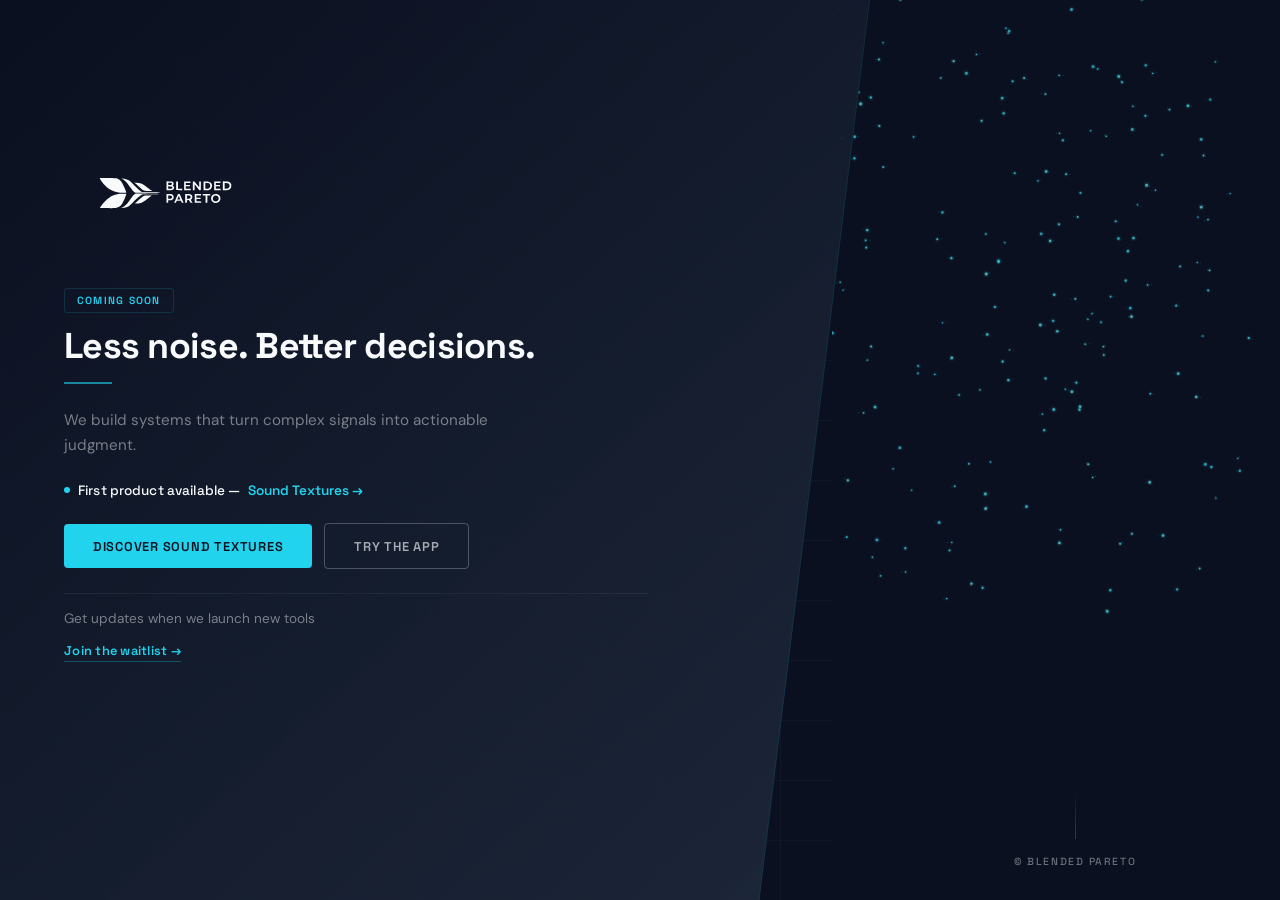
<file: landing/en/index.html>
<!DOCTYPE html>
<html lang="en">
  <head>
    <meta charset="utf-8" />
    <!-- Google tag (gtag.js) -->
    <script async src="https://www.googletagmanager.com/gtag/js?id=G-YGXPNLFWM4"></script>
    <script>
      window.dataLayer = window.dataLayer || [];
      function gtag(){dataLayer.push(arguments);}
      gtag('js', new Date());
      gtag('config', 'G-YGXPNLFWM4');
    </script>
    <meta name="viewport" content="width=device-width, initial-scale=1, shrink-to-fit=no" />
    <meta name="description" content="Blended Pareto — Systems that turn complex signals into actionable judgment." />
    <meta name="author" content="Blended Pareto" />
    <title>Blended Pareto — Less noise. Better decisions.</title>

    <meta property="og:title" content="Blended Pareto — Less noise. Better decisions." />
    <meta property="og:description" content="We build systems that turn complex signals into actionable judgment." />
    <meta property="og:type" content="website" />
    <meta property="og:url" content="https://blendedpareto.com/en/" />

    <link rel="preconnect" href="https://fonts.googleapis.com" />
    <link rel="preconnect" href="https://fonts.gstatic.com" crossorigin />
    <link href="https://fonts.googleapis.com/css2?family=Space+Grotesk:wght@400;500;600;700&family=DM+Sans:wght@400;500;700&display=swap" rel="stylesheet" />
    <link rel="icon" type="image/svg+xml" href="../assets/img/favicon.svg" />
    <link href="../css/styles.css" rel="stylesheet" />
  </head>
  <body>
    <div class="bg-grid"></div>
    <canvas id="atoms" class="bg-canvas"></canvas>

    <div class="masthead">
      <div class="masthead-inner">
        <div class="masthead-content">
          <div class="logo-wrap">
            <img src="../assets/img/logo.svg" alt="Blended Pareto" class="logo" />
          </div>
          <span class="coming-soon-badge">Coming Soon</span>
          <p class="tagline">Less noise. Better decisions.</p>
          <div class="divider"></div>
          <p class="desc">
            We build systems that turn complex signals
            into actionable judgment.
          </p>
          <div class="product-callout">
            <span class="product-dot"></span>
            <span class="product-text">First product available —</span>
            <a href="/texturas-sonoras/en/" class="product-link">Sound Textures →</a>
          </div>
          <div class="cta-group">
            <a href="/texturas-sonoras/en/" class="btn-primary-bp">
              Discover Sound Textures
            </a>
            <a href="https://texturas-sonoras.streamlit.app/?lang=en" class="btn-secondary-bp" target="_blank" rel="noopener">
              Try the App
            </a>
          </div>
          <div class="waitlist-section">
            <p class="waitlist-text">Get updates when we launch new tools</p>
            <a href="https://tally.so/r/lbR6AV" class="btn-waitlist" target="_blank" rel="noopener">
              Join the waitlist →
            </a>
          </div>
        </div>
      </div>
    </div>

    <div class="side-accent">
      <div class="side-accent-inner">
        <div class="accent-line"></div>
        <p class="accent-text">© Blended Pareto</p>
      </div>
    </div>

    <script>
      (function(){
        if (sessionStorage.getItem('lang_chosen')) return;
        var lang = (navigator.language || navigator.userLanguage || '').toLowerCase();
        var isSpanish = lang.startsWith('es');
        if (isSpanish) {
          sessionStorage.setItem('lang_chosen', '1');
          window.location.replace('/');
        }
        sessionStorage.setItem('lang_chosen', '1');
      })();
    </script>
    <script src="../js/atoms.js"></script>
  </body>
</html>
</file>
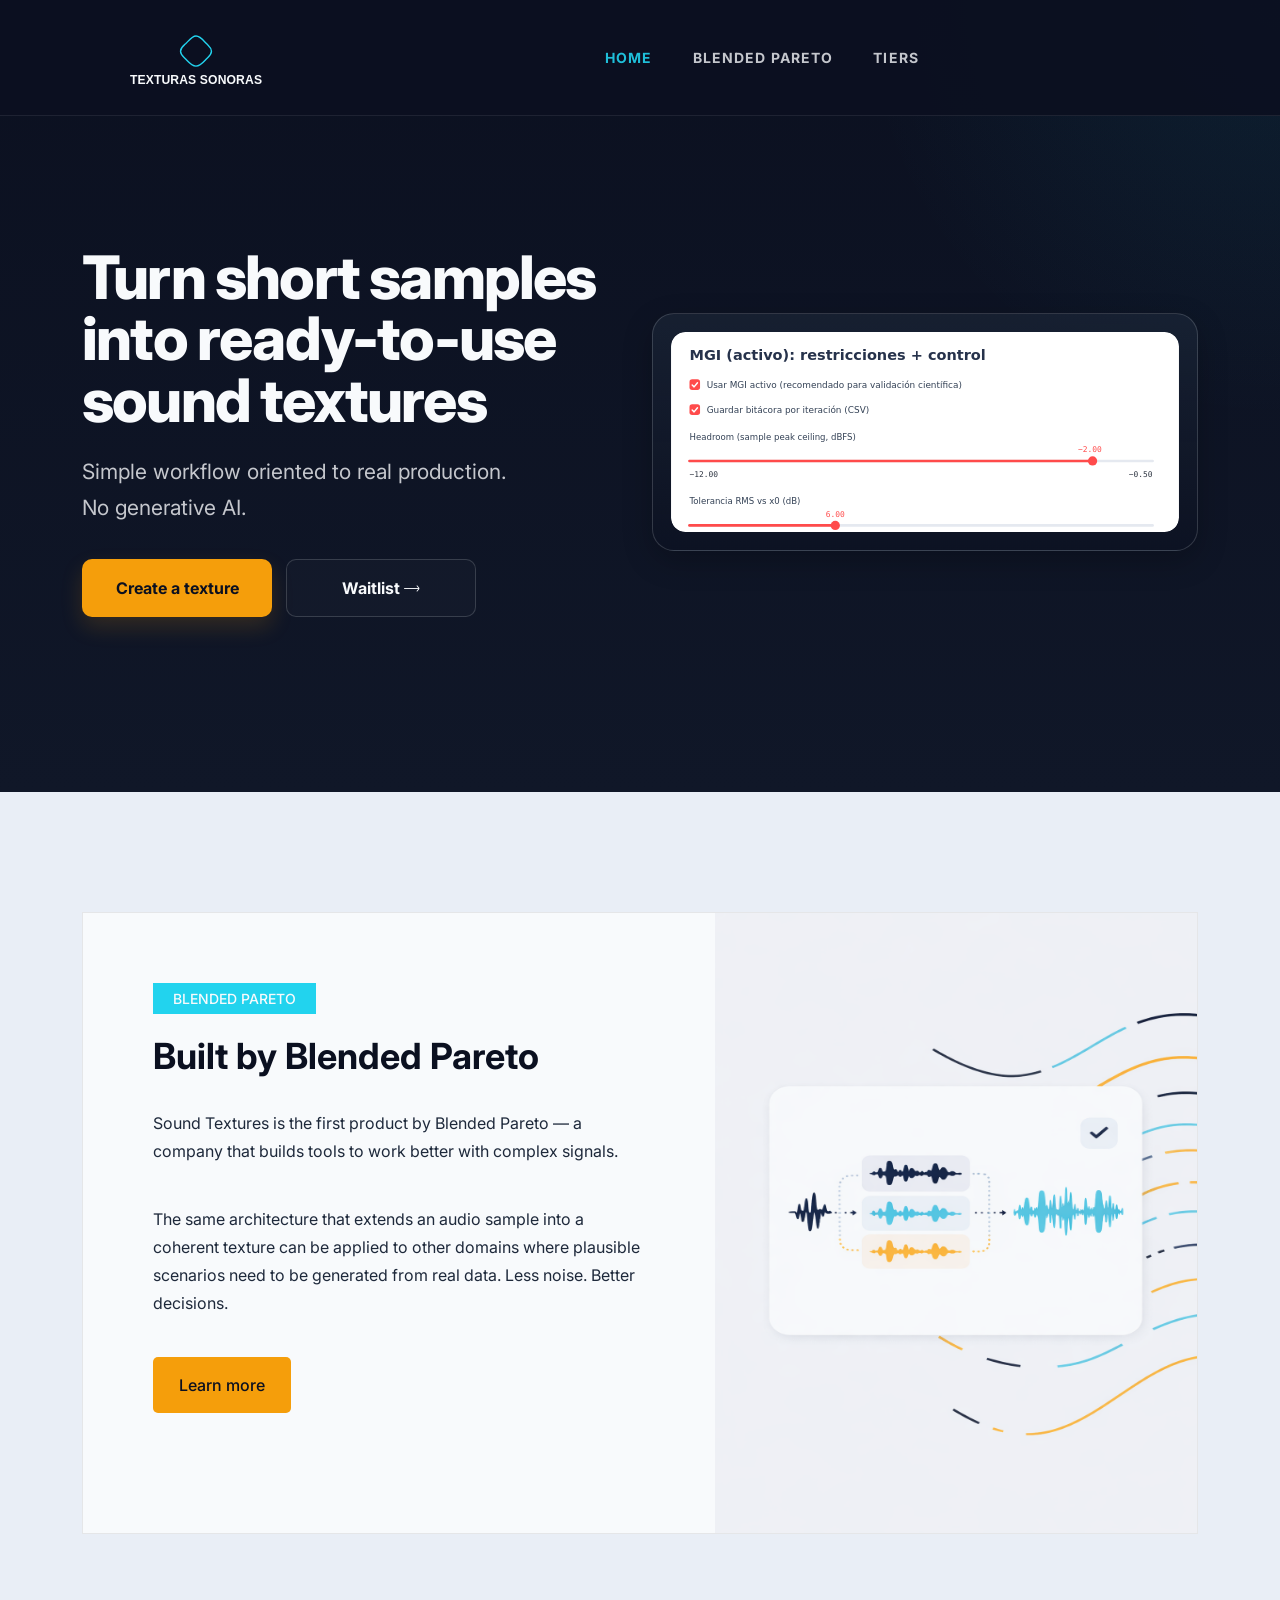
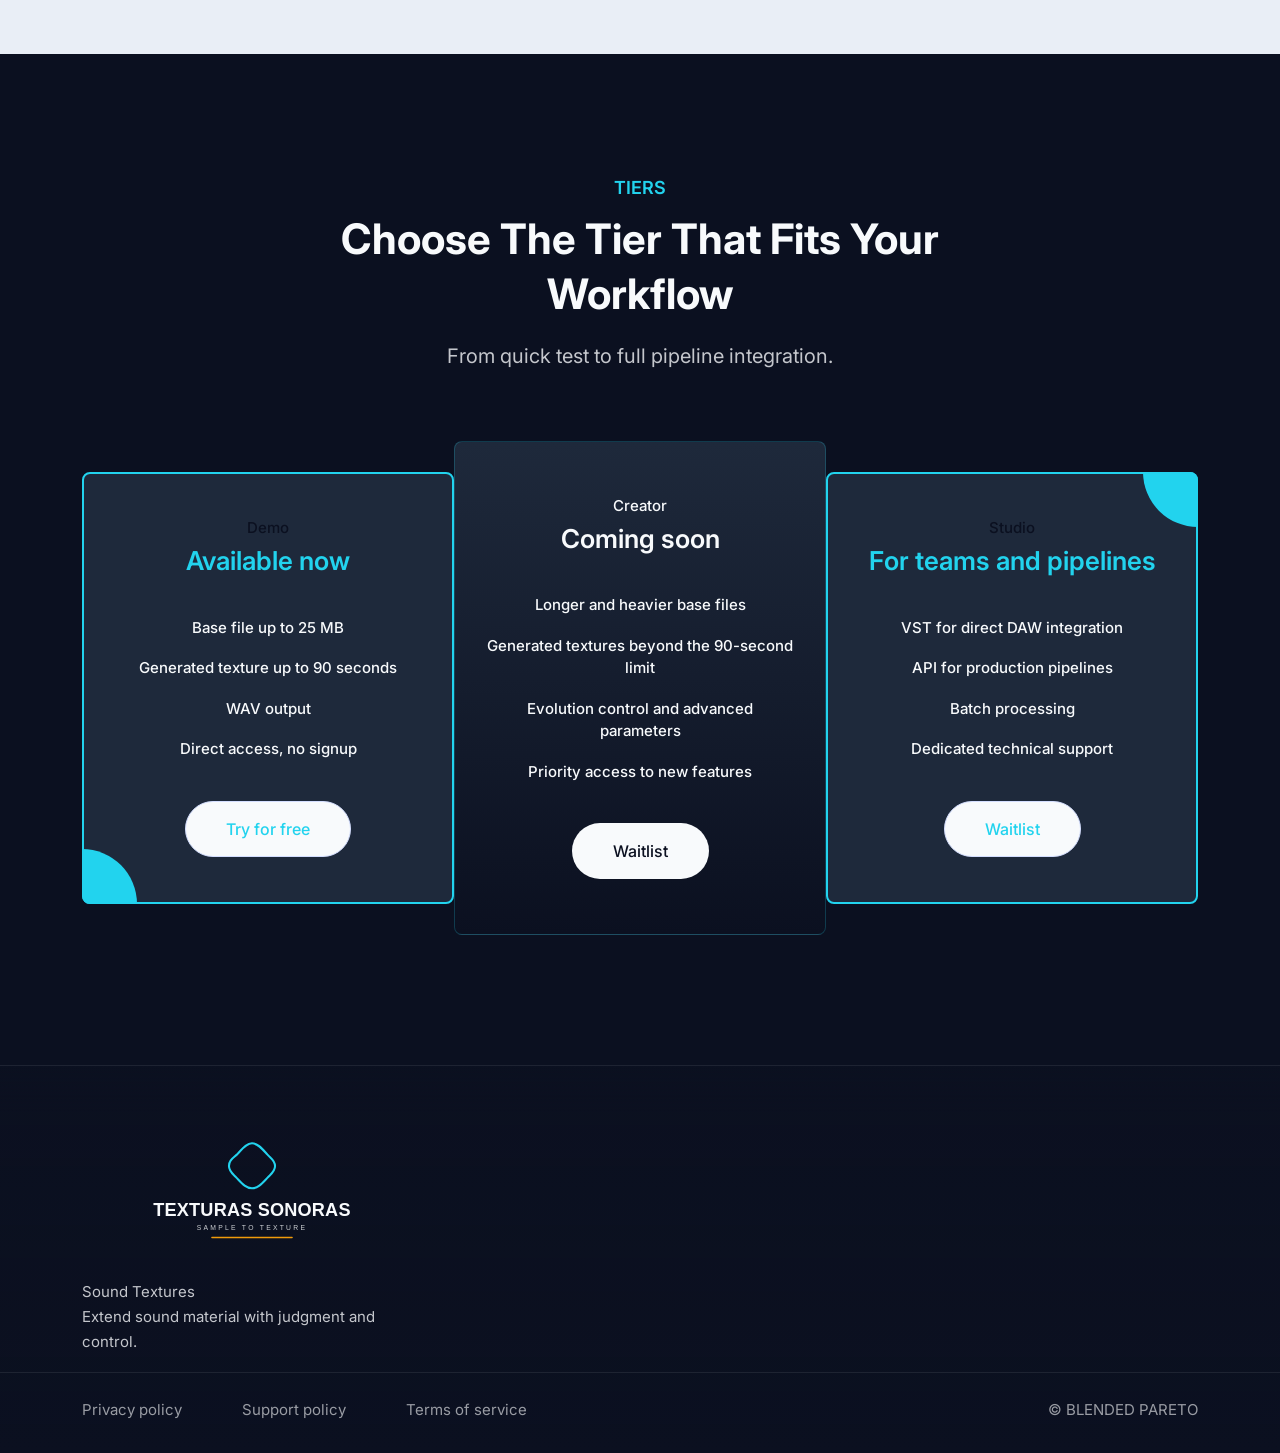
<file: landing/texturas-sonoras/en/index.html>
<!-- =========

	Template Name: Play
	Author: UIdeck
	Author URI: https://uideck.com/
	Support: https://uideck.com/support/
	Version: 1.1

========== -->

<!DOCTYPE html>
<html lang="en">
  <head>
    <meta charset="UTF-8" />
    <!-- Google tag (gtag.js) -->
    <script async src="https://www.googletagmanager.com/gtag/js?id=G-YGXPNLFWM4"></script>
    <script>
      window.dataLayer = window.dataLayer || [];
      function gtag(){dataLayer.push(arguments);}
      gtag('js', new Date());
      gtag('config', 'G-YGXPNLFWM4');
    </script>
    <meta http-equiv="X-UA-Compatible" content="IE=edge" />
    <meta name="viewport" content="width=device-width, initial-scale=1.0" />
    <title>Sound Textures | Sample To Texture</title>

    <!-- Primary Meta Tags -->
<meta name="title" content="Sound Textures - Long textures from short samples">
<meta name="description" content="Turn short samples into long, coherent, and usable textures with a simple workflow oriented to real production. No generative AI.">

    <!--====== Favicon Icon ======-->
    <link
      rel="shortcut icon"
      href="../assets/images/texturas_sonoras_favicon.ico"
      type="image/svg"
    />

    <!-- ===== All CSS files ===== -->
    <link rel="stylesheet" href="../assets/css/bootstrap.min.css" />
    <link rel="stylesheet" href="../assets/css/animate.css" />
    <link rel="stylesheet" href="../assets/css/lineicons.css" />
    <link rel="stylesheet" href="../assets/css/ud-styles.css" />
  </head>
  <body>
    <!-- ====== Header Start ====== -->
    <header class="ud-header">
      <div class="container">
        <div class="row">
          <div class="col-lg-12">
            <nav class="navbar navbar-expand-lg">
              <a class="navbar-brand" href="index.html">
                <img src="../assets/images/logo/texturas_sonoras_logo_con_texto_invertido.svg" alt="Sound Textures" />
              </a>
              <button class="navbar-toggler" type="button" aria-label="Toggle navigation" aria-expanded="false" aria-controls="navbarMenu">
                <span class="toggler-icon"> </span>
                <span class="toggler-icon"> </span>
                <span class="toggler-icon"> </span>
              </button>

              <div class="navbar-collapse" id="navbarMenu">
                <ul id="nav" class="navbar-nav mx-auto">
                  <li class="nav-item">
                    <a class="ud-menu-scroll" href="#home">HOME</a>
                  </li>

                  <li class="nav-item">
                    <a class="ud-menu-scroll" href="#about">BLENDED PARETO</a>
                  </li>
                  <li class="nav-item">
                    <a class="ud-menu-scroll" href="#pricing">TIERS</a>
                  </li>
                </ul>
              </div>
            </nav>
          </div>
        </div>
      </div>
    </header>
    <!-- ====== Header End ====== -->

    <!-- ====== Hero Start ====== -->
    <section class="ud-hero" id="home">
      <div class="container">
        <div class="row align-items-center ud-hero-row">
          <div class="col-lg-6">
            <div class="ud-hero-content wow fadeInUp" data-wow-delay=".2s">
              <h1 class="ud-hero-title">
                Turn short samples into ready-to-use sound textures
              </h1>
              <p class="ud-hero-desc">
                Simple workflow oriented to real production.
                <br>
                No generative AI.
              </p>
              <ul class="ud-hero-buttons">
                <li>
                  <a href="https://texturas-sonoras.streamlit.app/?lang=en" rel="nofollow noopener" target="_blank" class="ud-main-btn ud-white-btn">
                    Create a texture
                  </a>
                </li>
                <li>
                  <a href="https://tally.so/r/lbR6AV" rel="nofollow noopener" target="_blank" class="ud-main-btn ud-link-btn">
                    Waitlist <i class="lni lni-arrow-right"></i>
                  </a>
                </li>
              </ul>
            </div>
          </div>
          <div class="col-lg-6">
            <div class="ud-hero-image wow fadeInUp" data-wow-delay=".25s">
              <div class="ud-hero-image-shell">
                <img src="../assets/images/hero/mgi_control_panel.svg" alt="hero-image" />
              </div>
            </div>
          </div>
        </div>
      </div>
    </section>
    <!-- ====== Hero End ====== -->
    <!-- ====== About Start ====== -->
    <section id="about" class="ud-about">
      <div class="container">
        <div class="ud-about-wrapper wow fadeInUp" data-wow-delay=".2s">
          <div class="ud-about-content-wrapper">
            <div class="ud-about-content">
              <span class="tag">BLENDED PARETO</span>
              <h2>Built by Blended Pareto</h2>
              <p>
                Sound Textures is the first product by Blended Pareto — a company that
                builds tools to work better with complex signals.
              </p>

              <p>
                The same architecture that extends an audio sample into a coherent texture
                can be applied to other domains where plausible scenarios need to be generated
                from real data.
                Less noise. Better decisions.
              </p>
              <a href="/en/" class="ud-main-btn">Learn more</a>
            </div>
          </div>
          <div class="ud-about-image">
            <img src="../assets/images/about/about-image.svg" alt="about-image" />
          </div>
        </div>
      </div>
    </section>
    <!-- ====== About End ====== -->

    <!-- ====== Pricing Start ====== -->
    <section id="pricing" class="ud-pricing">
      <div class="container">
        <div class="row">
          <div class="col-lg-12">
            <div class="ud-section-title mx-auto text-center">
              <span>TIERS</span>
              <h2>Choose the tier that fits your workflow</h2>
              <p>
                From quick test to full pipeline integration.
              </p>
            </div>
          </div>
        </div>

        <div class="row g-0 align-items-center justify-content-center">
          <div class="col-lg-4 col-md-6 col-sm-10">
            <div
              class="ud-single-pricing first-item wow fadeInUp"
              data-wow-delay=".15s"
            >
              <div class="ud-pricing-header">
                <h3>Demo</h3>
                <h4>Available now</h4>
              </div>
              <div class="ud-pricing-body">
                <ul>
                  <li>Base file up to 25 MB</li>
                  <li>Generated texture up to 90 seconds</li>
                  <li>WAV output</li>
                  <li>Direct access, no signup</li>
                </ul>
              </div>
              <div class="ud-pricing-footer">
                <a href="https://texturas-sonoras.streamlit.app/?lang=en" class="ud-main-btn ud-border-btn">
                  Try for free
                </a>
              </div>
            </div>
          </div>
          <div class="col-lg-4 col-md-6 col-sm-10">
            <div
              class="ud-single-pricing active wow fadeInUp"
              data-wow-delay=".1s"
            >
              <div class="ud-pricing-header">
                <h3>Creator</h3>
                <h4>Coming soon</h4>
              </div>
              <div class="ud-pricing-body">
                <ul>
                  <li>Longer and heavier base files</li>
                  <li>Generated textures beyond the 90-second limit</li>
                  <li>Evolution control and advanced parameters</li>
                  <li>Priority access to new features</li>
                </ul>
              </div>
              <div class="ud-pricing-footer">
                <a href="https://tally.so/r/lbR6AV" class="ud-main-btn ud-white-btn">
                  Waitlist
                </a>
              </div>
            </div>
          </div>
          <div class="col-lg-4 col-md-6 col-sm-10">
            <div
              class="ud-single-pricing last-item wow fadeInUp"
              data-wow-delay=".15s"
            >
              <div class="ud-pricing-header">
                <h3>Studio</h3>
                <h4>For teams and pipelines</h4>
              </div>
              <div class="ud-pricing-body">
                <ul>
                  <li>VST for direct DAW integration</li>
                  <li>API for production pipelines</li>
                  <li>Batch processing</li>
                  <li>Dedicated technical support</li>
                </ul>
              </div>
              <div class="ud-pricing-footer">
                <a href="https://tally.so/r/lbR6AV" class="ud-main-btn ud-border-btn">
                  Waitlist
                </a>
              </div>
            </div>
          </div>
        </div>
      </div>
    </section>
    <!-- ====== Pricing End ====== -->
    <!-- ====== Footer Start ====== -->
    <footer class="ud-footer wow fadeInUp" data-wow-delay=".15s">
      <div class="ud-footer-widgets">
        <div class="container">
          <div class="row">
            <div class="col-lg-6">
              <div class="ud-widget">
                <a href="index.html" class="ud-footer-logo">
                  <img src="../assets/images/logo/texturas_sonoras_logo_con_texto_y_slogan_invertido.svg" alt="logo" />
                </a>
                <p class="ud-widget-desc">
                  Sound Textures
                  <br>
                  Extend sound material with judgment and control.
                </p>
                <ul class="ud-widget-socials">
                </ul>
              </div>
            </div>
            <div class="col-lg-6">
              <div class="ud-widget ud-footer-meta"></div>
            </div>
          </div>
        </div>
      </div>

      <div class="ud-footer-bottom">
        <div class="container">
          <div class="row">
            <div class="col-md-8">
              <ul class="ud-footer-bottom-left">
                <li>
                  <a href="privacy-policy.html">
                    <span>Privacy policy</span>
                  </a>
                </li>
                <li>
                  <a href="support-policy.html">
                    <span>Support policy</span>
                  </a>
                </li>
                <li>
                  <a href="terms-of-service.html">
                    <span>Terms of service</span>
                  </a>
                </li>
              </ul>
            </div>
            <div class="col-md-4">
              <p class="ud-footer-bottom-right">
              © BLENDED PARETO
              </p>
            </div>
          </div>
        </div>
      </div>
    </footer>
    <!-- ====== Footer End ====== -->

    <!-- ====== Back To Top Start ====== -->
    <a href="javascript:void(0)" class="back-to-top">
      <i class="lni lni-chevron-up"> </i>
    </a>
    <!-- ====== Back To Top End ====== -->

    <script>
      (function(){
        if (sessionStorage.getItem('lang_chosen')) return;
        var lang = (navigator.language || navigator.userLanguage || '').toLowerCase();
        var isSpanish = lang.startsWith('es');
        if (isSpanish) {
          sessionStorage.setItem('lang_chosen', '1');
          window.location.replace('/texturas-sonoras/');
        }
        sessionStorage.setItem('lang_chosen', '1');
      })();
    </script>

    <!-- ====== All Javascript Files ====== -->
    <script src="../assets/js/bootstrap.bundle.min.js"></script>
    <script src="../assets/js/wow.min.js"></script>
    <script src="../assets/js/main.js"></script>
    <script>
      // ==== for menu scroll
      const pageLink = document.querySelectorAll(".ud-menu-scroll");

      pageLink.forEach((elem) => {
        elem.addEventListener("click", (e) => {
          e.preventDefault();
          document.querySelector(elem.getAttribute("href")).scrollIntoView({
            behavior: "smooth",
            offsetTop: 1 - 60,
          });
        });
      });

      // section menu active
      function onScroll(event) {
        const sections = document.querySelectorAll(".ud-menu-scroll");
        const scrollPos =
          window.pageYOffset ||
          document.documentElement.scrollTop ||
          document.body.scrollTop;

        for (let i = 0; i < sections.length; i++) {
          const currLink = sections[i];
          const val = currLink.getAttribute("href");
          const refElement = document.querySelector(val);
          const scrollTopMinus = scrollPos + 73;
          if (
            refElement.offsetTop <= scrollTopMinus &&
            refElement.offsetTop + refElement.offsetHeight > scrollTopMinus
          ) {
            document
              .querySelector(".ud-menu-scroll")
              .classList.remove("active");
            currLink.classList.add("active");
          } else {
            currLink.classList.remove("active");
          }
        }
      }

      window.document.addEventListener("scroll", onScroll);
    </script>
  </body>
</html>
</file>
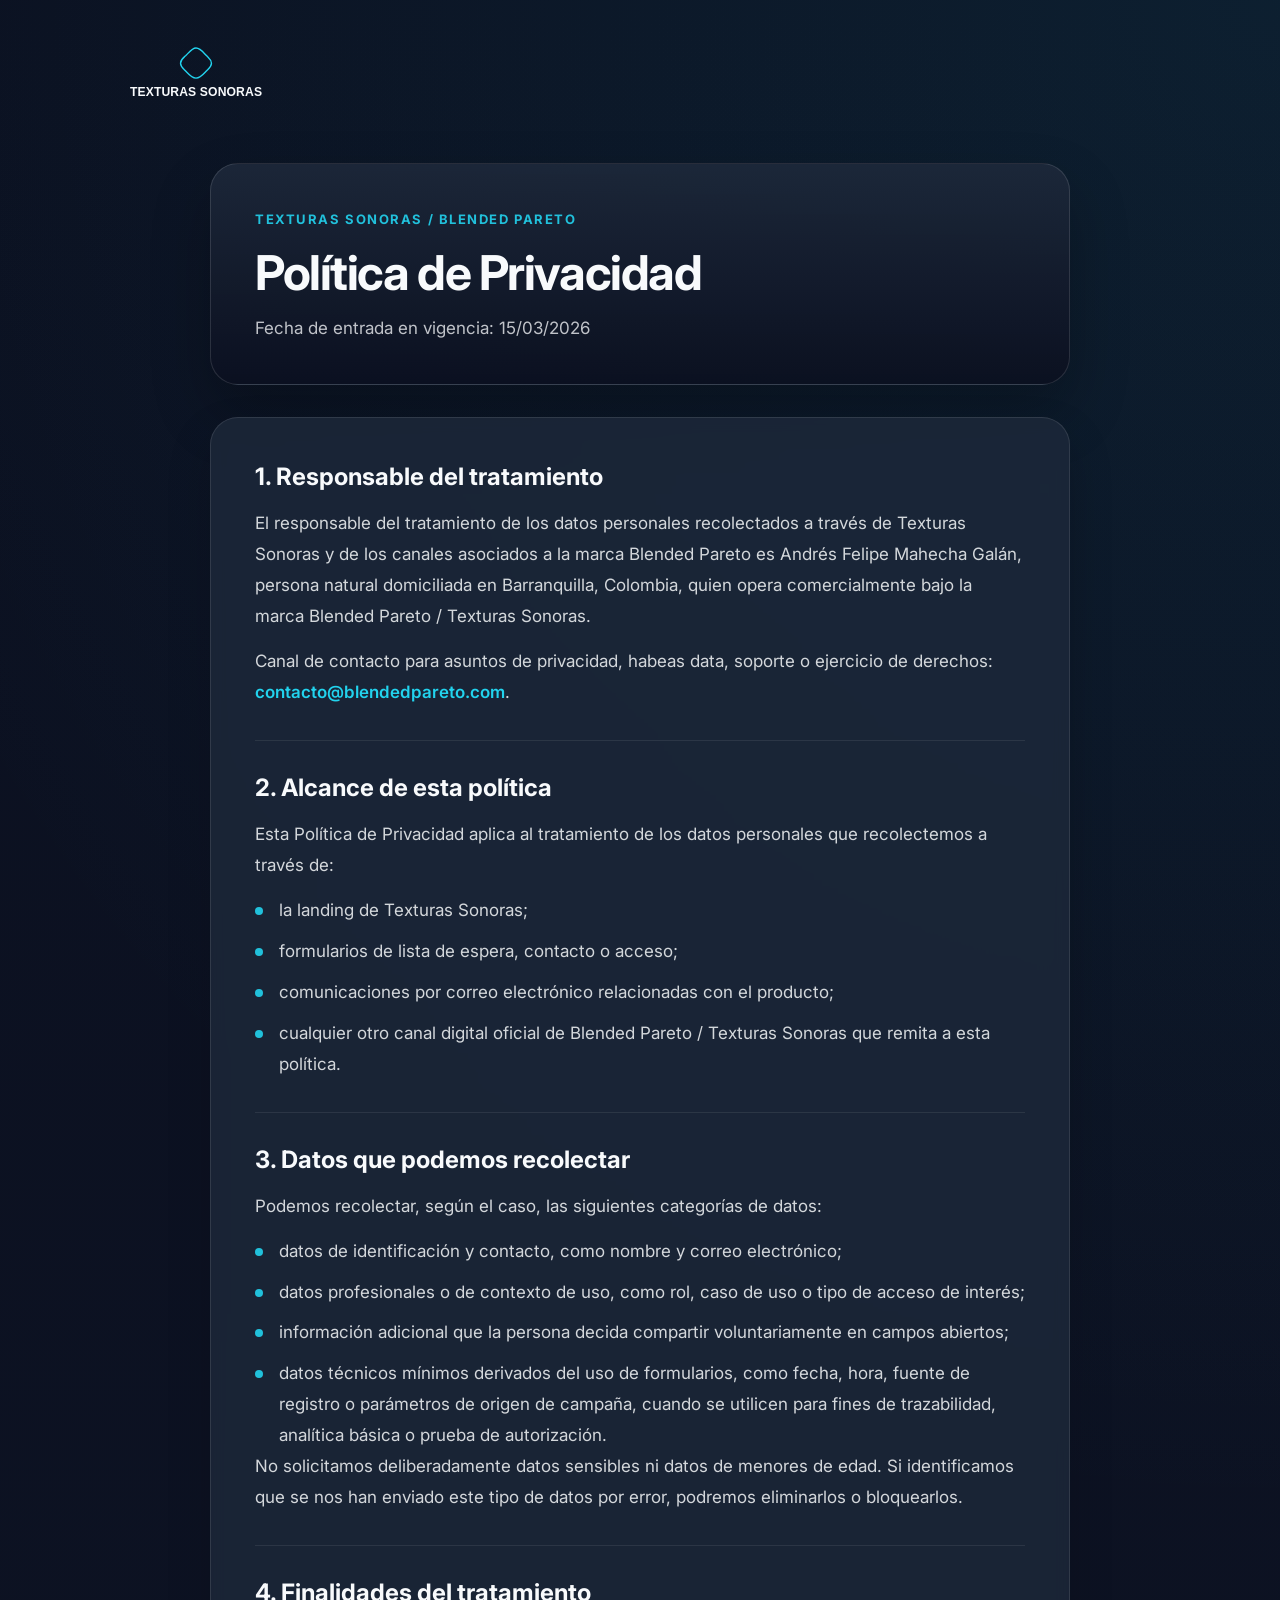
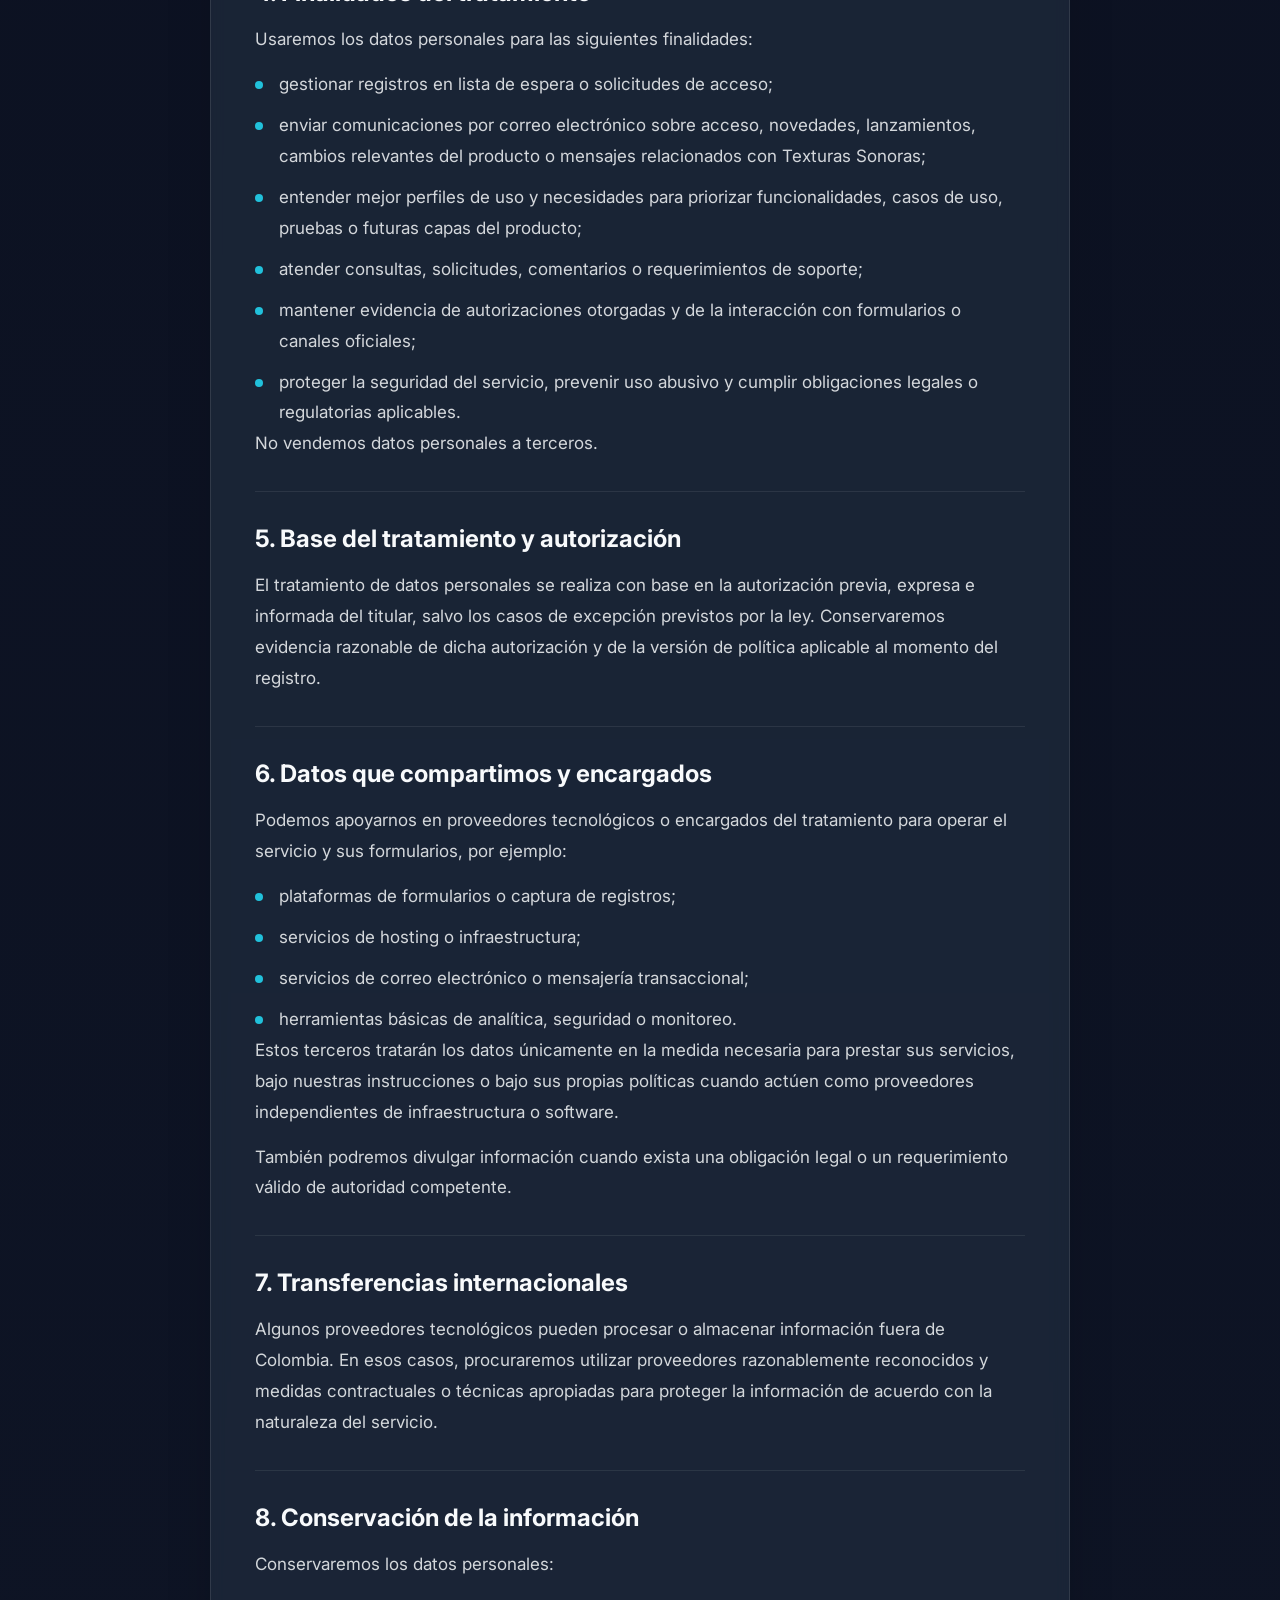
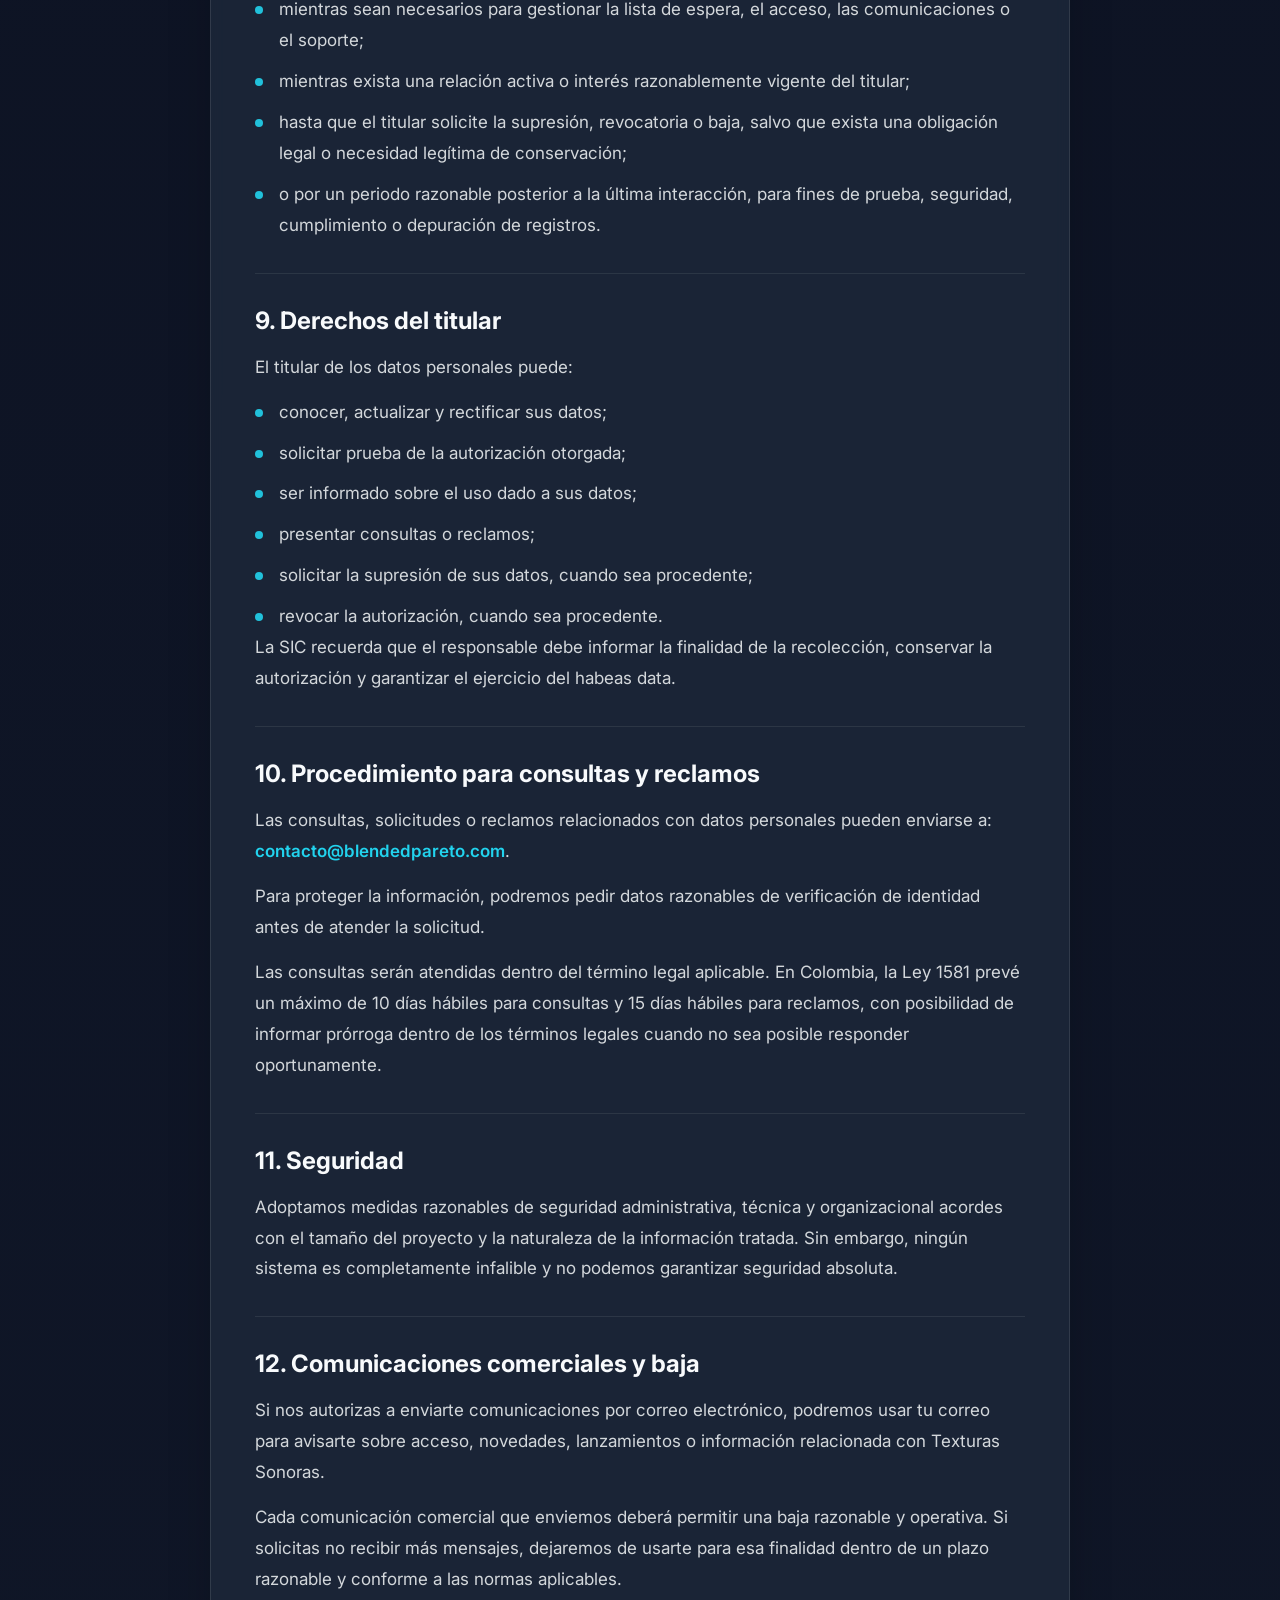
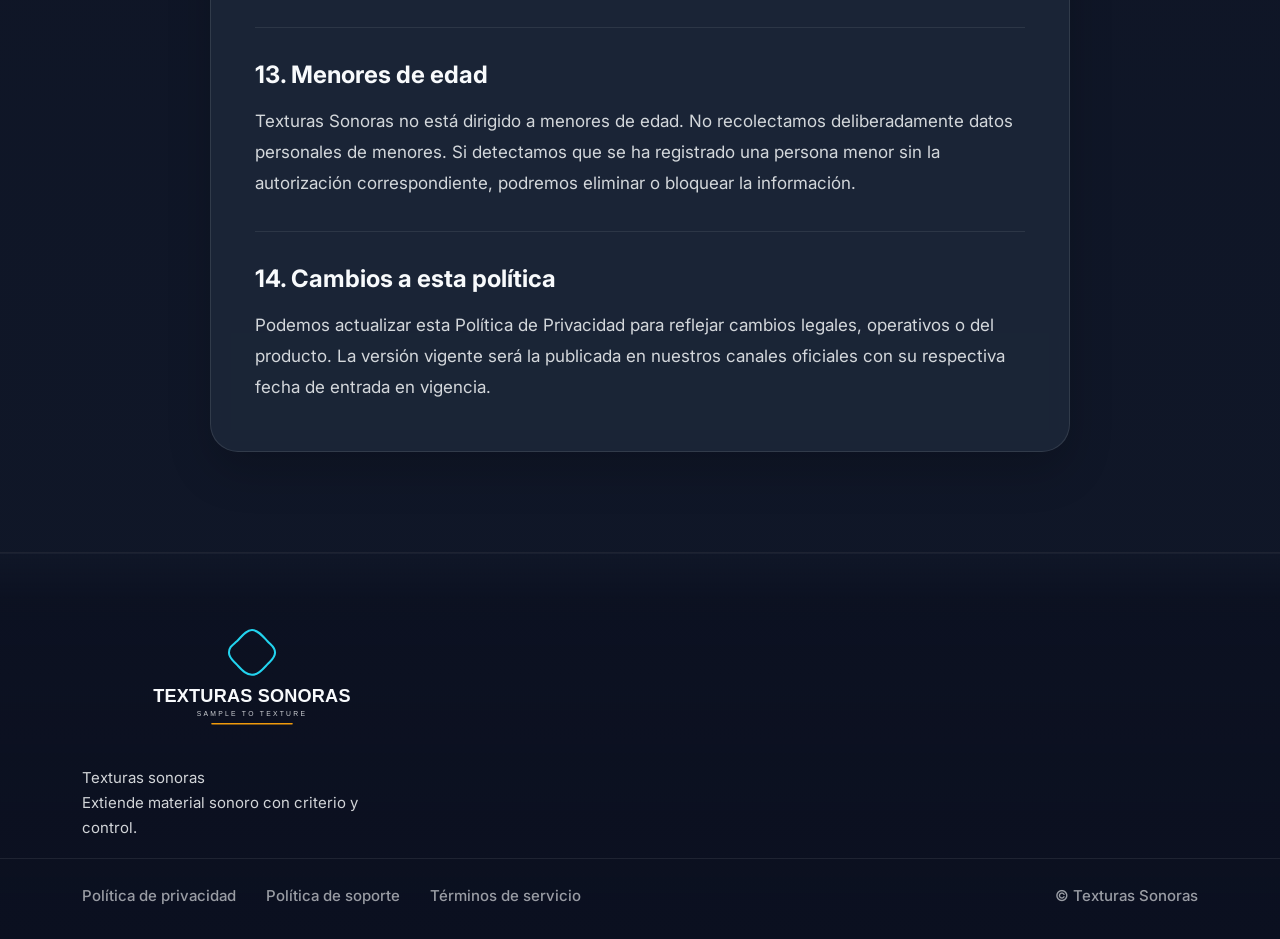
<file: landing/politica-de-privacidad.html>
<!DOCTYPE html>
<html lang="es">
  <head>
    <meta charset="UTF-8" />
    <meta http-equiv="X-UA-Compatible" content="IE=edge" />
    <meta name="viewport" content="width=device-width, initial-scale=1.0" />
    <title>Política de Privacidad | Texturas Sonoras</title>
    <meta
      name="description"
      content="Política de Privacidad de Texturas Sonoras / Blended Pareto."
    />

    <link
      rel="shortcut icon"
      href="assets/images/texturas_sonoras_favicon.ico"
      type="image/svg"
    />

    <link rel="stylesheet" href="assets/css/bootstrap.min.css" />
    <link rel="stylesheet" href="assets/css/lineicons.css" />
    <link rel="stylesheet" href="assets/css/ud-styles.css" />
  </head>
  <body class="ts-legal-page">
    <header class="ts-legal-header">
      <div class="container">
        <div class="ts-legal-header-bar">
          <a class="ts-legal-brand" href="index.html">
            <img
              src="assets/images/logo/texturas_sonoras_logo_con_texto_invertido.svg"
              alt="Texturas Sonoras"
            />
          </a>
        </div>
      </div>
    </header>

    <main class="ts-legal-main">
      <section class="ts-legal-hero">
        <div class="container">
          <div class="ts-legal-hero-card">
            <span class="ts-legal-kicker">Texturas Sonoras / Blended Pareto</span>
            <h1>Política de Privacidad</h1>
            <p>Fecha de entrada en vigencia: 15/03/2026</p>
          </div>
        </div>
      </section>

      <section class="ts-legal-content">
        <div class="container">
          <article class="ts-legal-article">
            <section class="ts-legal-section">
              <h2>1. Responsable del tratamiento</h2>
              <p>
                El responsable del tratamiento de los datos personales recolectados a través de
                Texturas Sonoras y de los canales asociados a la marca Blended Pareto es Andrés
                Felipe Mahecha Galán, persona natural domiciliada en Barranquilla, Colombia, quien
                opera comercialmente bajo la marca Blended Pareto / Texturas Sonoras.
              </p>
              <p>
                Canal de contacto para asuntos de privacidad, habeas data, soporte o ejercicio de
                derechos:
                <a href="mailto:contacto@blendedpareto.com">contacto@blendedpareto.com</a>.
              </p>
            </section>

            <section class="ts-legal-section">
              <h2>2. Alcance de esta política</h2>
              <p>
                Esta Política de Privacidad aplica al tratamiento de los datos personales que
                recolectemos a través de:
              </p>
              <ul>
                <li>la landing de Texturas Sonoras;</li>
                <li>formularios de lista de espera, contacto o acceso;</li>
                <li>comunicaciones por correo electrónico relacionadas con el producto;</li>
                <li>
                  cualquier otro canal digital oficial de Blended Pareto / Texturas Sonoras que
                  remita a esta política.
                </li>
              </ul>
            </section>

            <section class="ts-legal-section">
              <h2>3. Datos que podemos recolectar</h2>
              <p>
                Podemos recolectar, según el caso, las siguientes categorías de datos:
              </p>
              <ul>
                <li>datos de identificación y contacto, como nombre y correo electrónico;</li>
                <li>
                  datos profesionales o de contexto de uso, como rol, caso de uso o tipo de acceso
                  de interés;
                </li>
                <li>
                  información adicional que la persona decida compartir voluntariamente en campos
                  abiertos;
                </li>
                <li>
                  datos técnicos mínimos derivados del uso de formularios, como fecha, hora, fuente
                  de registro o parámetros de origen de campaña, cuando se utilicen para fines de
                  trazabilidad, analítica básica o prueba de autorización.
                </li>
              </ul>
              <p>
                No solicitamos deliberadamente datos sensibles ni datos de menores de edad. Si
                identificamos que se nos han enviado este tipo de datos por error, podremos
                eliminarlos o bloquearlos.
              </p>
            </section>

            <section class="ts-legal-section">
              <h2>4. Finalidades del tratamiento</h2>
              <p>Usaremos los datos personales para las siguientes finalidades:</p>
              <ul>
                <li>gestionar registros en lista de espera o solicitudes de acceso;</li>
                <li>
                  enviar comunicaciones por correo electrónico sobre acceso, novedades,
                  lanzamientos, cambios relevantes del producto o mensajes relacionados con
                  Texturas Sonoras;
                </li>
                <li>
                  entender mejor perfiles de uso y necesidades para priorizar funcionalidades,
                  casos de uso, pruebas o futuras capas del producto;
                </li>
                <li>atender consultas, solicitudes, comentarios o requerimientos de soporte;</li>
                <li>
                  mantener evidencia de autorizaciones otorgadas y de la interacción con formularios
                  o canales oficiales;
                </li>
                <li>
                  proteger la seguridad del servicio, prevenir uso abusivo y cumplir obligaciones
                  legales o regulatorias aplicables.
                </li>
              </ul>
              <p>No vendemos datos personales a terceros.</p>
            </section>

            <section class="ts-legal-section">
              <h2>5. Base del tratamiento y autorización</h2>
              <p>
                El tratamiento de datos personales se realiza con base en la autorización previa,
                expresa e informada del titular, salvo los casos de excepción previstos por la ley.
                Conservaremos evidencia razonable de dicha autorización y de la versión de política
                aplicable al momento del registro.
              </p>
            </section>

            <section class="ts-legal-section">
              <h2>6. Datos que compartimos y encargados</h2>
              <p>
                Podemos apoyarnos en proveedores tecnológicos o encargados del tratamiento para
                operar el servicio y sus formularios, por ejemplo:
              </p>
              <ul>
                <li>plataformas de formularios o captura de registros;</li>
                <li>servicios de hosting o infraestructura;</li>
                <li>servicios de correo electrónico o mensajería transaccional;</li>
                <li>herramientas básicas de analítica, seguridad o monitoreo.</li>
              </ul>
              <p>
                Estos terceros tratarán los datos únicamente en la medida necesaria para prestar sus
                servicios, bajo nuestras instrucciones o bajo sus propias políticas cuando actúen
                como proveedores independientes de infraestructura o software.
              </p>
              <p>
                También podremos divulgar información cuando exista una obligación legal o un
                requerimiento válido de autoridad competente.
              </p>
            </section>

            <section class="ts-legal-section">
              <h2>7. Transferencias internacionales</h2>
              <p>
                Algunos proveedores tecnológicos pueden procesar o almacenar información fuera de
                Colombia. En esos casos, procuraremos utilizar proveedores razonablemente reconocidos
                y medidas contractuales o técnicas apropiadas para proteger la información de acuerdo
                con la naturaleza del servicio.
              </p>
            </section>

            <section class="ts-legal-section">
              <h2>8. Conservación de la información</h2>
              <p>Conservaremos los datos personales:</p>
              <ul>
                <li>
                  mientras sean necesarios para gestionar la lista de espera, el acceso, las
                  comunicaciones o el soporte;
                </li>
                <li>
                  mientras exista una relación activa o interés razonablemente vigente del titular;
                </li>
                <li>
                  hasta que el titular solicite la supresión, revocatoria o baja, salvo que exista
                  una obligación legal o necesidad legítima de conservación;
                </li>
                <li>
                  o por un periodo razonable posterior a la última interacción, para fines de
                  prueba, seguridad, cumplimiento o depuración de registros.
                </li>
              </ul>
            </section>

            <section class="ts-legal-section">
              <h2>9. Derechos del titular</h2>
              <p>El titular de los datos personales puede:</p>
              <ul>
                <li>conocer, actualizar y rectificar sus datos;</li>
                <li>solicitar prueba de la autorización otorgada;</li>
                <li>ser informado sobre el uso dado a sus datos;</li>
                <li>presentar consultas o reclamos;</li>
                <li>solicitar la supresión de sus datos, cuando sea procedente;</li>
                <li>revocar la autorización, cuando sea procedente.</li>
              </ul>
              <p>
                La SIC recuerda que el responsable debe informar la finalidad de la recolección,
                conservar la autorización y garantizar el ejercicio del habeas data.
              </p>
            </section>

            <section class="ts-legal-section">
              <h2>10. Procedimiento para consultas y reclamos</h2>
              <p>
                Las consultas, solicitudes o reclamos relacionados con datos personales pueden
                enviarse a:
                <a href="mailto:contacto@blendedpareto.com">contacto@blendedpareto.com</a>.
              </p>
              <p>
                Para proteger la información, podremos pedir datos razonables de verificación de
                identidad antes de atender la solicitud.
              </p>
              <p>
                Las consultas serán atendidas dentro del término legal aplicable. En Colombia, la
                Ley 1581 prevé un máximo de 10 días hábiles para consultas y 15 días hábiles para
                reclamos, con posibilidad de informar prórroga dentro de los términos legales cuando
                no sea posible responder oportunamente.
              </p>
            </section>

            <section class="ts-legal-section">
              <h2>11. Seguridad</h2>
              <p>
                Adoptamos medidas razonables de seguridad administrativa, técnica y organizacional
                acordes con el tamaño del proyecto y la naturaleza de la información tratada. Sin
                embargo, ningún sistema es completamente infalible y no podemos garantizar seguridad
                absoluta.
              </p>
            </section>

            <section class="ts-legal-section">
              <h2>12. Comunicaciones comerciales y baja</h2>
              <p>
                Si nos autorizas a enviarte comunicaciones por correo electrónico, podremos usar tu
                correo para avisarte sobre acceso, novedades, lanzamientos o información relacionada
                con Texturas Sonoras.
              </p>
              <p>
                Cada comunicación comercial que enviemos deberá permitir una baja razonable y
                operativa. Si solicitas no recibir más mensajes, dejaremos de usarte para esa
                finalidad dentro de un plazo razonable y conforme a las normas aplicables.
              </p>
            </section>

            <section class="ts-legal-section">
              <h2>13. Menores de edad</h2>
              <p>
                Texturas Sonoras no está dirigido a menores de edad. No recolectamos deliberadamente
                datos personales de menores. Si detectamos que se ha registrado una persona menor
                sin la autorización correspondiente, podremos eliminar o bloquear la información.
              </p>
            </section>

            <section class="ts-legal-section">
              <h2>14. Cambios a esta política</h2>
              <p>
                Podemos actualizar esta Política de Privacidad para reflejar cambios legales,
                operativos o del producto. La versión vigente será la publicada en nuestros canales
                oficiales con su respectiva fecha de entrada en vigencia.
              </p>
            </section>
          </article>
        </div>
      </section>
    </main>

    <footer class="ud-footer">
      <div class="ud-footer-widgets">
        <div class="container">
          <div class="row">
            <div class="col-lg-6">
              <div class="ud-widget">
                <a href="index.html" class="ud-footer-logo">
                  <img
                    src="assets/images/logo/texturas_sonoras_logo_con_texto_y_slogan_invertido.svg"
                    alt="Texturas Sonoras"
                  />
                </a>
                <p class="ud-widget-desc">
                  Texturas sonoras
                  <br />
                  Extiende material sonoro con criterio y control.
                </p>
              </div>
            </div>
            <div class="col-lg-6">
              <div class="ud-widget ud-footer-meta"></div>
            </div>
          </div>
        </div>
      </div>

      <div class="ud-footer-bottom">
        <div class="container">
          <div class="row">
            <div class="col-md-8">
              <ul class="ud-footer-bottom-left">
                <li>
                  <span>Política de privacidad</span>
                </li>
                <li>
                  <span>Política de soporte</span>
                </li>
                <li>
                  <span>Términos de servicio</span>
                </li>
              </ul>
            </div>
            <div class="col-md-4">
              <p class="ud-footer-bottom-right">© Texturas Sonoras</p>
            </div>
          </div>
        </div>
      </div>
    </footer>
  </body>
</html>
</file>
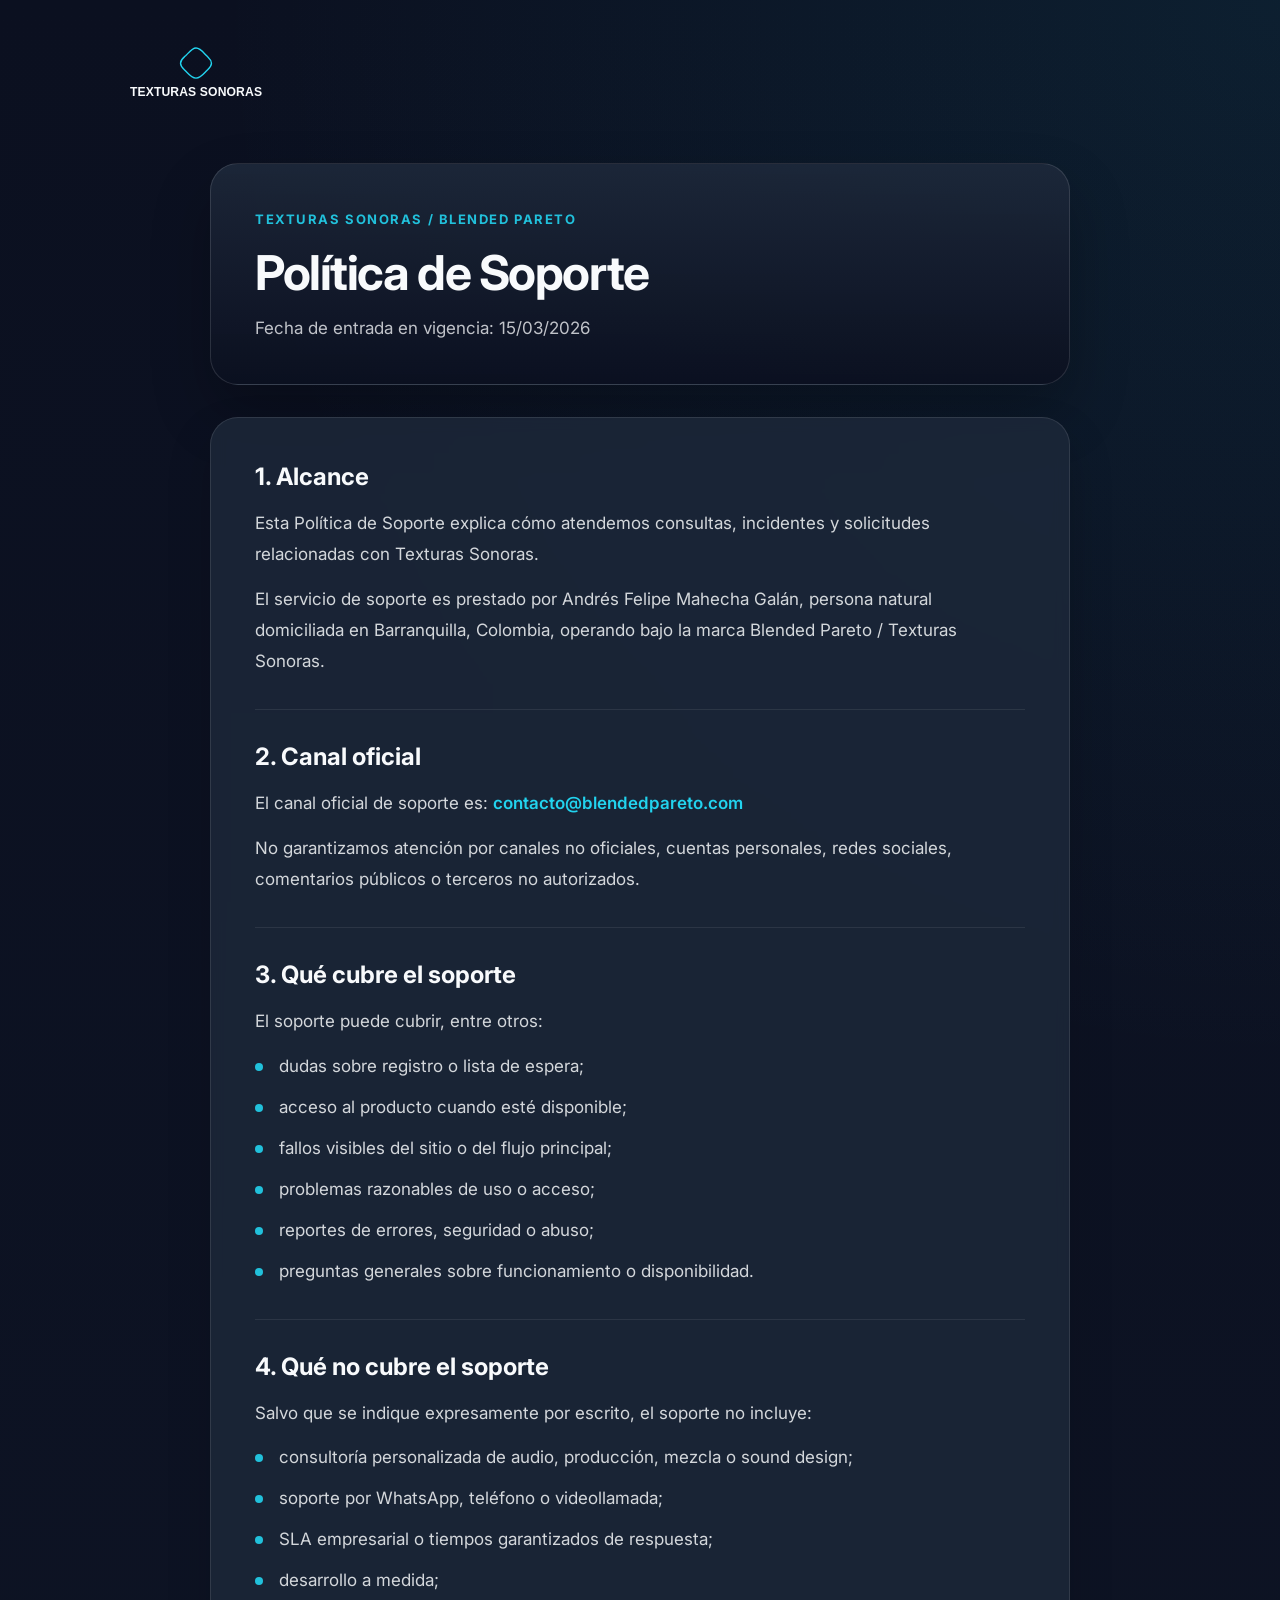
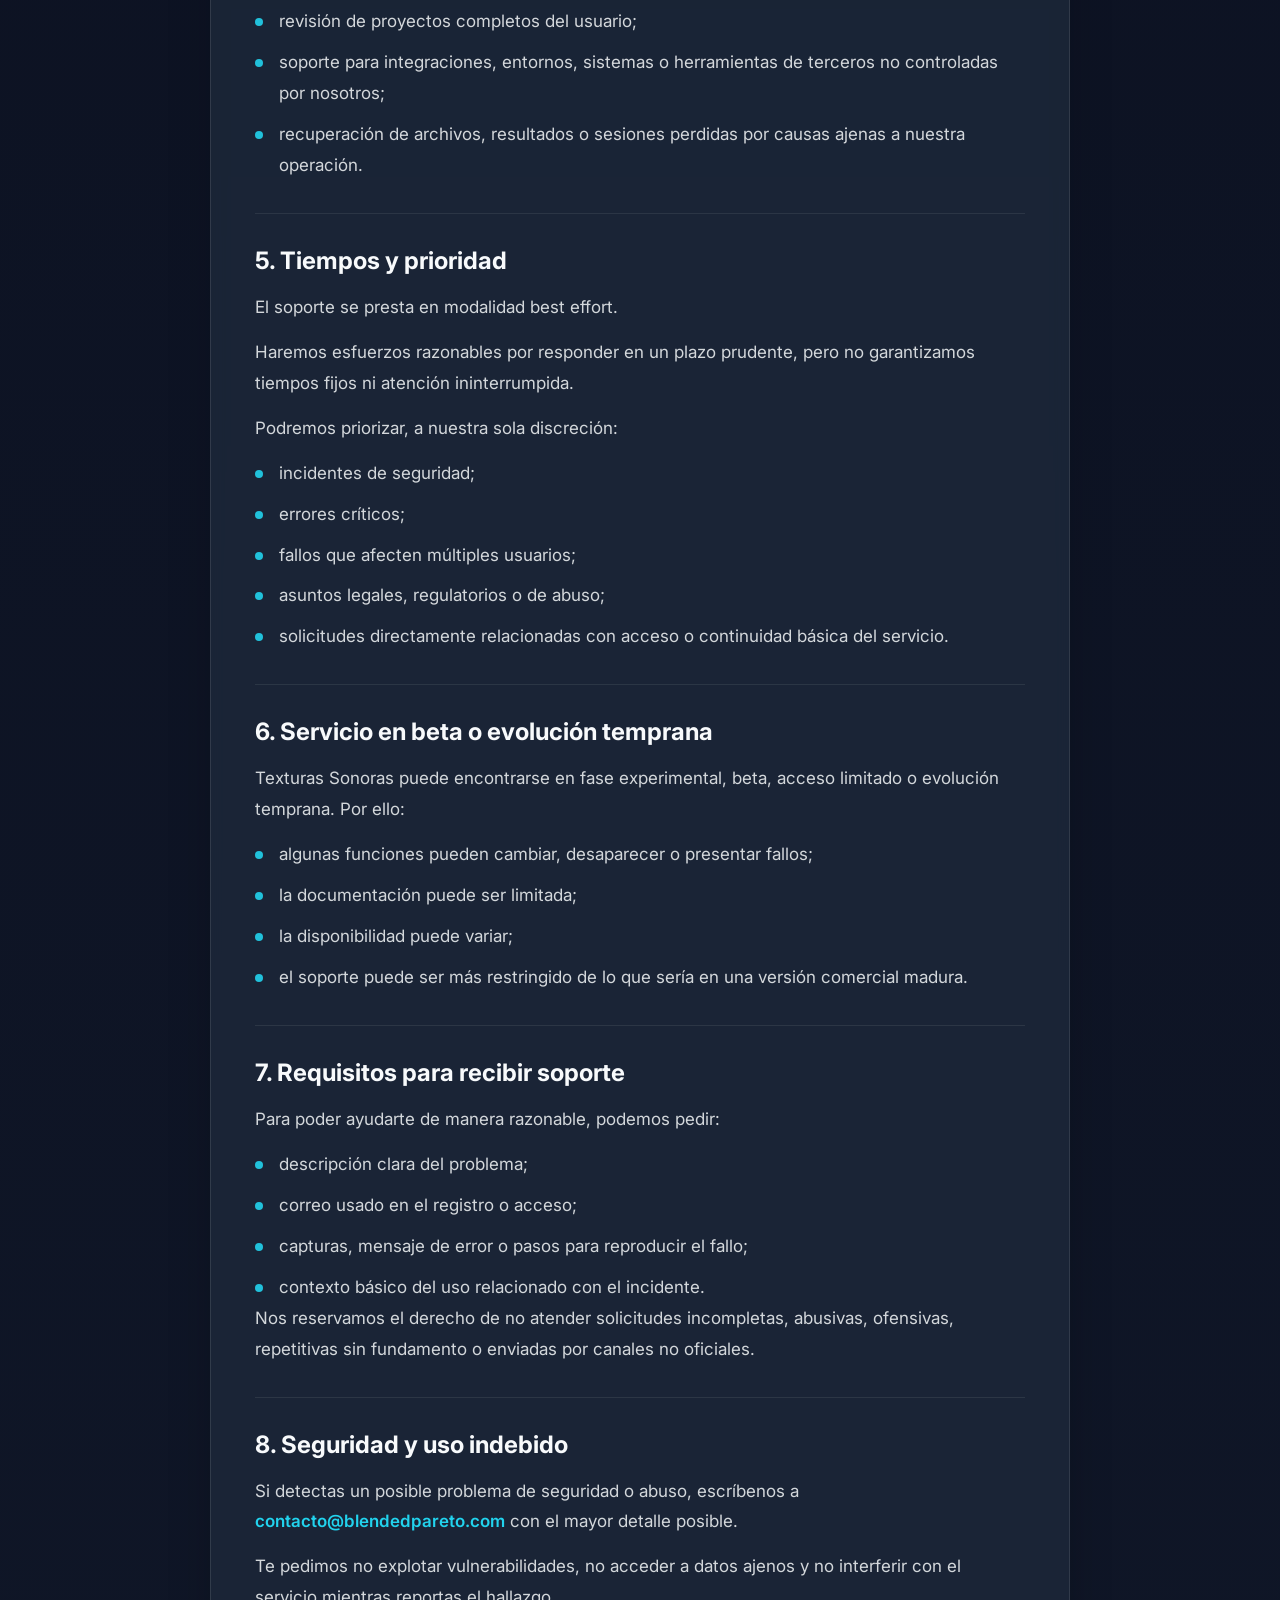
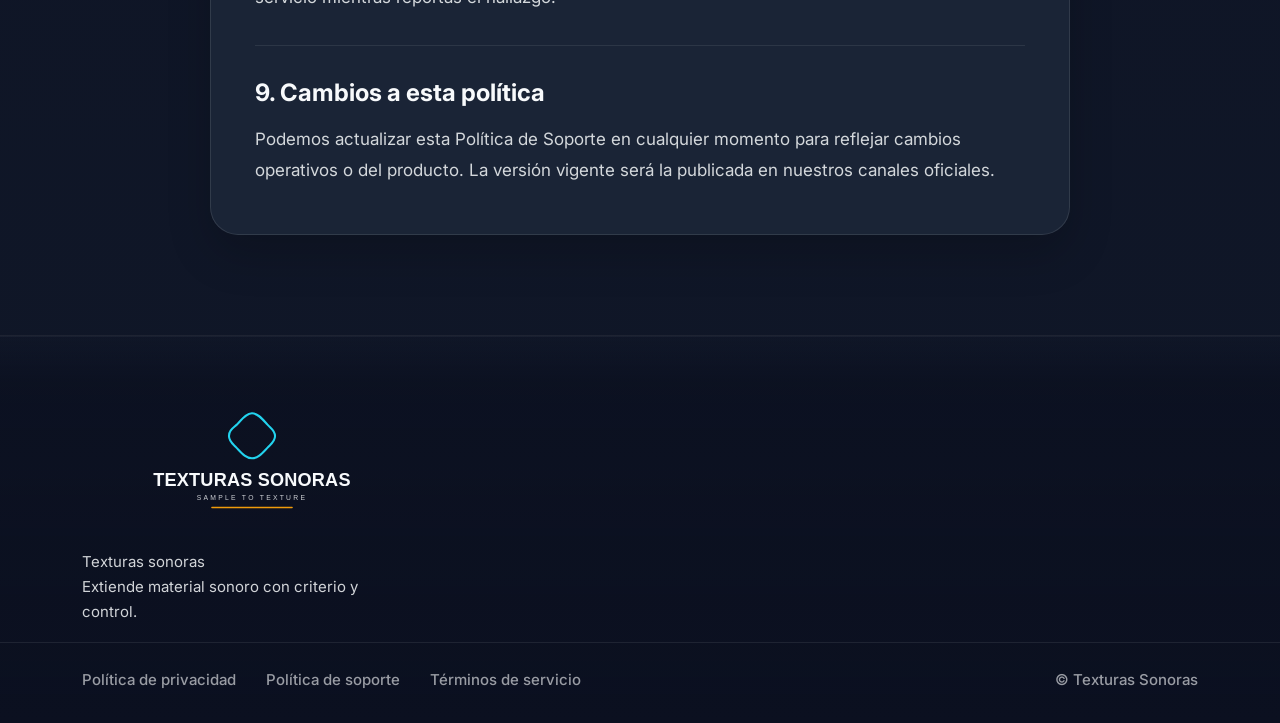
<file: landing/politica-de-soporte.html>
<!DOCTYPE html>
<html lang="es">
  <head>
    <meta charset="UTF-8" />
    <meta http-equiv="X-UA-Compatible" content="IE=edge" />
    <meta name="viewport" content="width=device-width, initial-scale=1.0" />
    <title>Política de Soporte | Texturas Sonoras</title>
    <meta
      name="description"
      content="Política de Soporte de Texturas Sonoras / Blended Pareto."
    />

    <link
      rel="shortcut icon"
      href="assets/images/texturas_sonoras_favicon.ico"
      type="image/svg"
    />

    <link rel="stylesheet" href="assets/css/bootstrap.min.css" />
    <link rel="stylesheet" href="assets/css/lineicons.css" />
    <link rel="stylesheet" href="assets/css/ud-styles.css" />
  </head>
  <body class="ts-legal-page">
    <header class="ts-legal-header">
      <div class="container">
        <div class="ts-legal-header-bar">
          <a class="ts-legal-brand" href="index.html">
            <img
              src="assets/images/logo/texturas_sonoras_logo_con_texto_invertido.svg"
              alt="Texturas Sonoras"
            />
          </a>
        </div>
      </div>
    </header>

    <main class="ts-legal-main">
      <section class="ts-legal-hero">
        <div class="container">
          <div class="ts-legal-hero-card">
            <span class="ts-legal-kicker">Texturas Sonoras / Blended Pareto</span>
            <h1>Política de Soporte</h1>
            <p>Fecha de entrada en vigencia: 15/03/2026</p>
          </div>
        </div>
      </section>

      <section class="ts-legal-content">
        <div class="container">
          <article class="ts-legal-article">
            <section class="ts-legal-section">
              <h2>1. Alcance</h2>
              <p>
                Esta Política de Soporte explica cómo atendemos consultas, incidentes y solicitudes
                relacionadas con Texturas Sonoras.
              </p>
              <p>
                El servicio de soporte es prestado por Andrés Felipe Mahecha Galán, persona natural
                domiciliada en Barranquilla, Colombia, operando bajo la marca Blended Pareto /
                Texturas Sonoras.
              </p>
            </section>

            <section class="ts-legal-section">
              <h2>2. Canal oficial</h2>
              <p>
                El canal oficial de soporte es:
                <a href="mailto:contacto@blendedpareto.com">contacto@blendedpareto.com</a>
              </p>
              <p>
                No garantizamos atención por canales no oficiales, cuentas personales, redes
                sociales, comentarios públicos o terceros no autorizados.
              </p>
            </section>

            <section class="ts-legal-section">
              <h2>3. Qué cubre el soporte</h2>
              <p>El soporte puede cubrir, entre otros:</p>
              <ul>
                <li>dudas sobre registro o lista de espera;</li>
                <li>acceso al producto cuando esté disponible;</li>
                <li>fallos visibles del sitio o del flujo principal;</li>
                <li>problemas razonables de uso o acceso;</li>
                <li>reportes de errores, seguridad o abuso;</li>
                <li>preguntas generales sobre funcionamiento o disponibilidad.</li>
              </ul>
            </section>

            <section class="ts-legal-section">
              <h2>4. Qué no cubre el soporte</h2>
              <p>
                Salvo que se indique expresamente por escrito, el soporte no incluye:
              </p>
              <ul>
                <li>consultoría personalizada de audio, producción, mezcla o sound design;</li>
                <li>soporte por WhatsApp, teléfono o videollamada;</li>
                <li>SLA empresarial o tiempos garantizados de respuesta;</li>
                <li>desarrollo a medida;</li>
                <li>revisión de proyectos completos del usuario;</li>
                <li>
                  soporte para integraciones, entornos, sistemas o herramientas de terceros no
                  controladas por nosotros;
                </li>
                <li>
                  recuperación de archivos, resultados o sesiones perdidas por causas ajenas a
                  nuestra operación.
                </li>
              </ul>
            </section>

            <section class="ts-legal-section">
              <h2>5. Tiempos y prioridad</h2>
              <p>El soporte se presta en modalidad best effort.</p>
              <p>
                Haremos esfuerzos razonables por responder en un plazo prudente, pero no garantizamos
                tiempos fijos ni atención ininterrumpida.
              </p>
              <p>Podremos priorizar, a nuestra sola discreción:</p>
              <ul>
                <li>incidentes de seguridad;</li>
                <li>errores críticos;</li>
                <li>fallos que afecten múltiples usuarios;</li>
                <li>asuntos legales, regulatorios o de abuso;</li>
                <li>
                  solicitudes directamente relacionadas con acceso o continuidad básica del servicio.
                </li>
              </ul>
            </section>

            <section class="ts-legal-section">
              <h2>6. Servicio en beta o evolución temprana</h2>
              <p>
                Texturas Sonoras puede encontrarse en fase experimental, beta, acceso limitado o
                evolución temprana. Por ello:
              </p>
              <ul>
                <li>algunas funciones pueden cambiar, desaparecer o presentar fallos;</li>
                <li>la documentación puede ser limitada;</li>
                <li>la disponibilidad puede variar;</li>
                <li>
                  el soporte puede ser más restringido de lo que sería en una versión comercial
                  madura.
                </li>
              </ul>
            </section>

            <section class="ts-legal-section">
              <h2>7. Requisitos para recibir soporte</h2>
              <p>Para poder ayudarte de manera razonable, podemos pedir:</p>
              <ul>
                <li>descripción clara del problema;</li>
                <li>correo usado en el registro o acceso;</li>
                <li>capturas, mensaje de error o pasos para reproducir el fallo;</li>
                <li>contexto básico del uso relacionado con el incidente.</li>
              </ul>
              <p>
                Nos reservamos el derecho de no atender solicitudes incompletas, abusivas,
                ofensivas, repetitivas sin fundamento o enviadas por canales no oficiales.
              </p>
            </section>

            <section class="ts-legal-section">
              <h2>8. Seguridad y uso indebido</h2>
              <p>
                Si detectas un posible problema de seguridad o abuso, escríbenos a
                <a href="mailto:contacto@blendedpareto.com">contacto@blendedpareto.com</a> con el
                mayor detalle posible.
              </p>
              <p>
                Te pedimos no explotar vulnerabilidades, no acceder a datos ajenos y no interferir
                con el servicio mientras reportas el hallazgo.
              </p>
            </section>

            <section class="ts-legal-section">
              <h2>9. Cambios a esta política</h2>
              <p>
                Podemos actualizar esta Política de Soporte en cualquier momento para reflejar
                cambios operativos o del producto. La versión vigente será la publicada en nuestros
                canales oficiales.
              </p>
            </section>
          </article>
        </div>
      </section>
    </main>

    <footer class="ud-footer">
      <div class="ud-footer-widgets">
        <div class="container">
          <div class="row">
            <div class="col-lg-6">
              <div class="ud-widget">
                <a href="index.html" class="ud-footer-logo">
                  <img
                    src="assets/images/logo/texturas_sonoras_logo_con_texto_y_slogan_invertido.svg"
                    alt="Texturas Sonoras"
                  />
                </a>
                <p class="ud-widget-desc">
                  Texturas sonoras
                  <br />
                  Extiende material sonoro con criterio y control.
                </p>
              </div>
            </div>
            <div class="col-lg-6">
              <div class="ud-widget ud-footer-meta"></div>
            </div>
          </div>
        </div>
      </div>

      <div class="ud-footer-bottom">
        <div class="container">
          <div class="row">
            <div class="col-md-8">
              <ul class="ud-footer-bottom-left">
                <li>
                  <a href="politica-de-privacidad.html">Política de privacidad</a>
                </li>
                <li>
                  <span>Política de soporte</span>
                </li>
                <li>
                  <span>Términos de servicio</span>
                </li>
              </ul>
            </div>
            <div class="col-md-4">
              <p class="ud-footer-bottom-right">© Texturas Sonoras</p>
            </div>
          </div>
        </div>
      </div>
    </footer>
  </body>
</html>
</file>
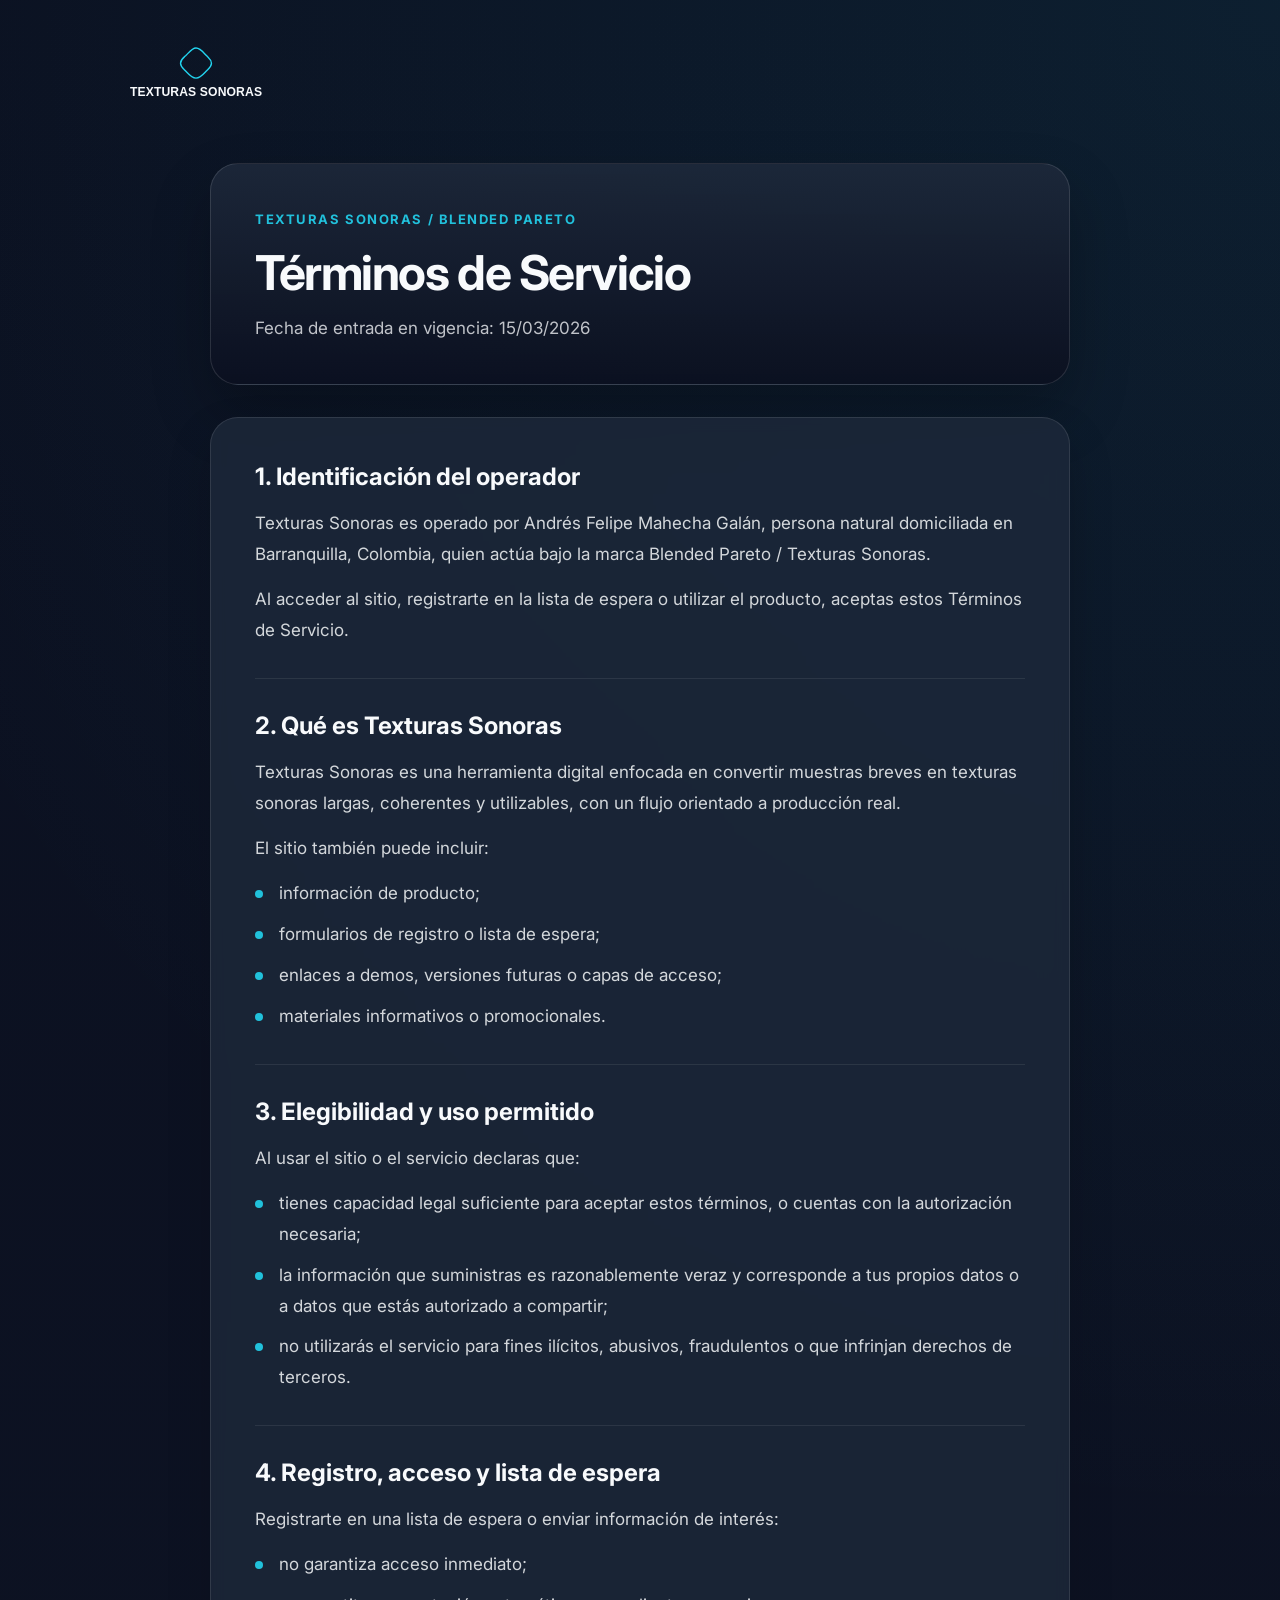
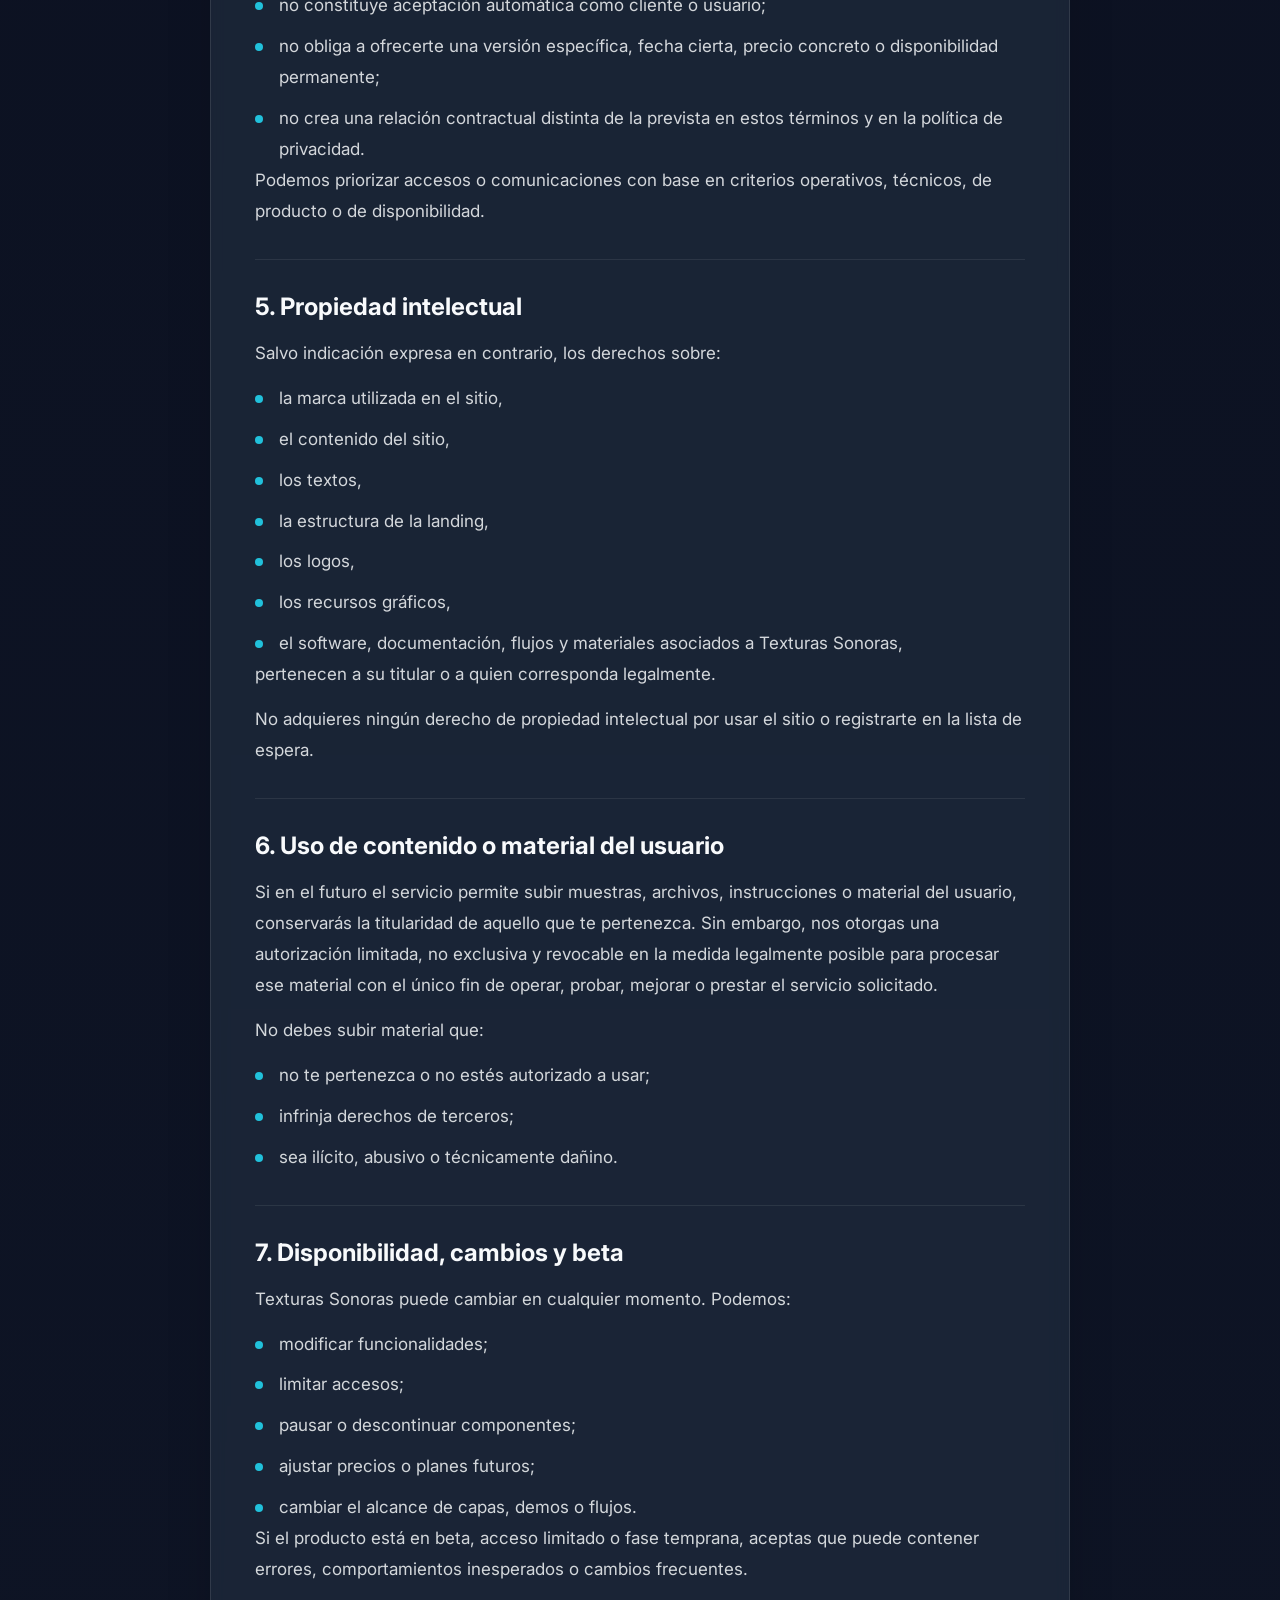
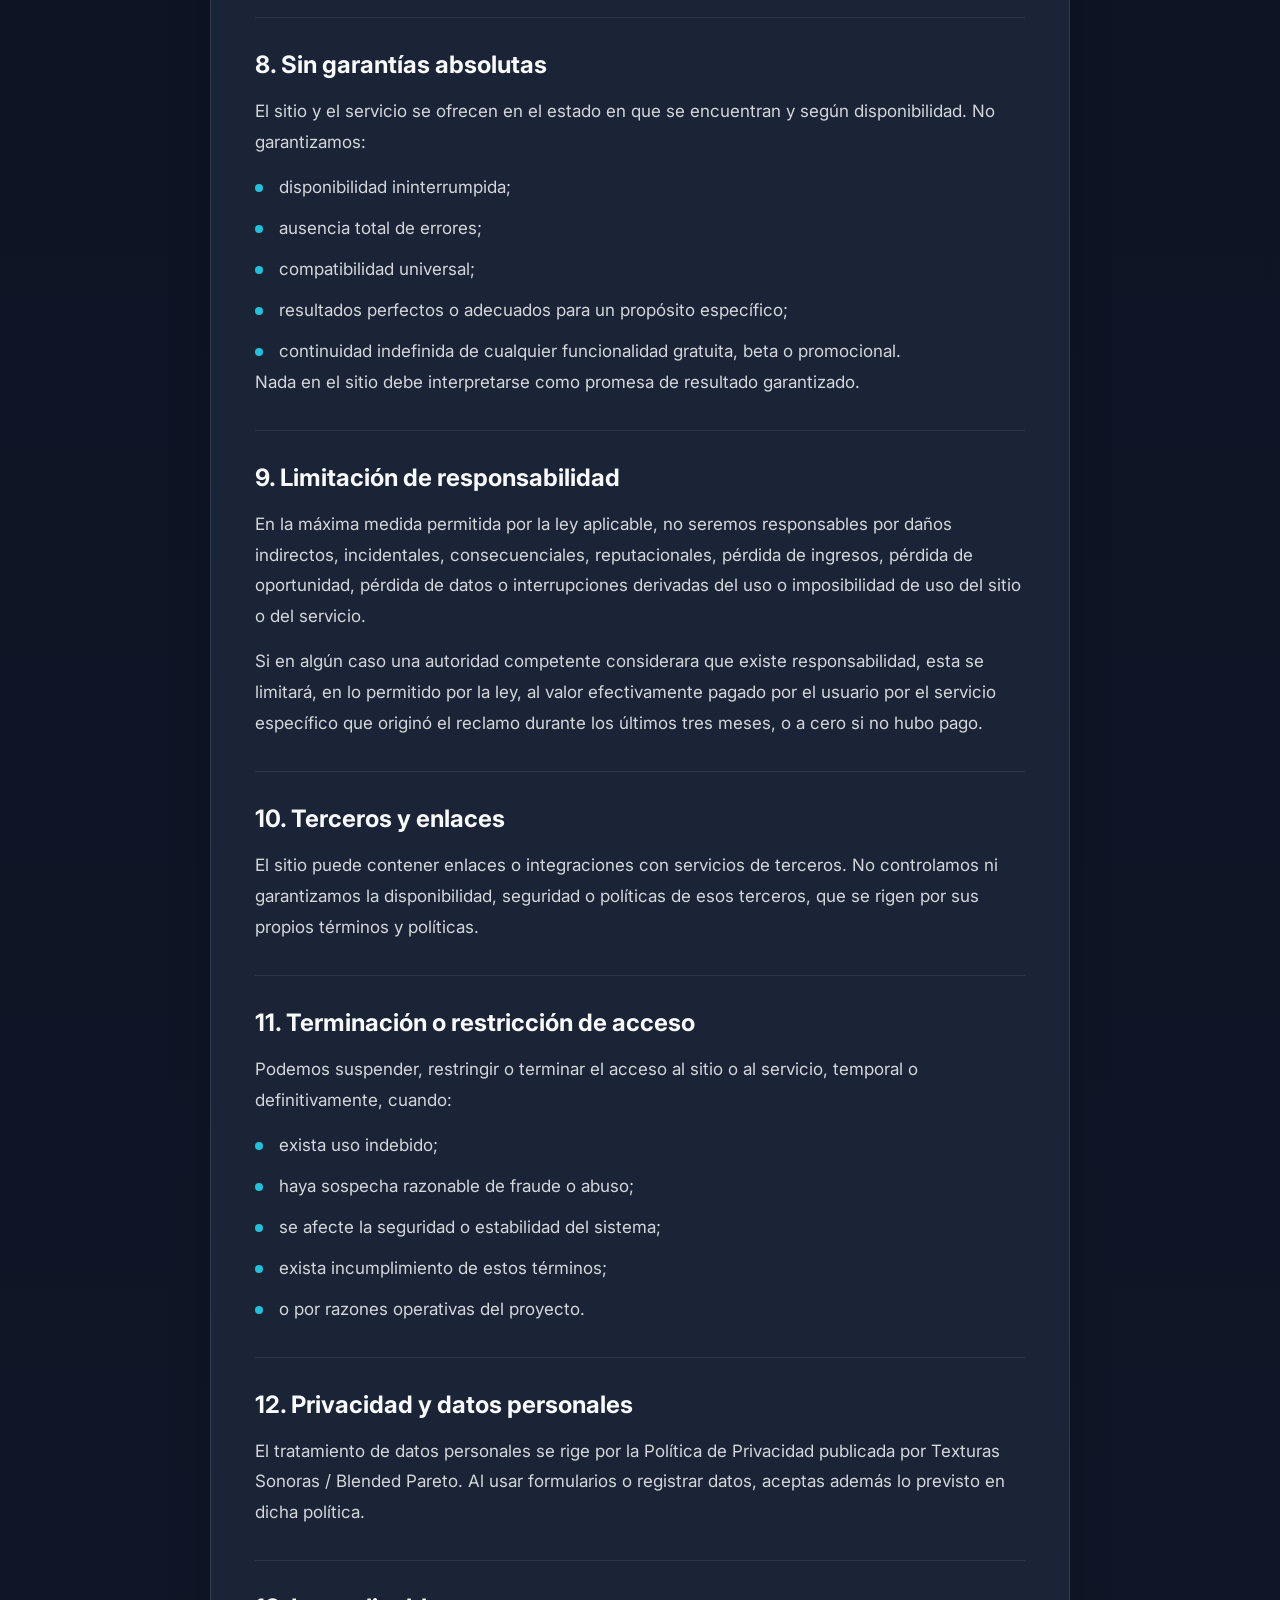
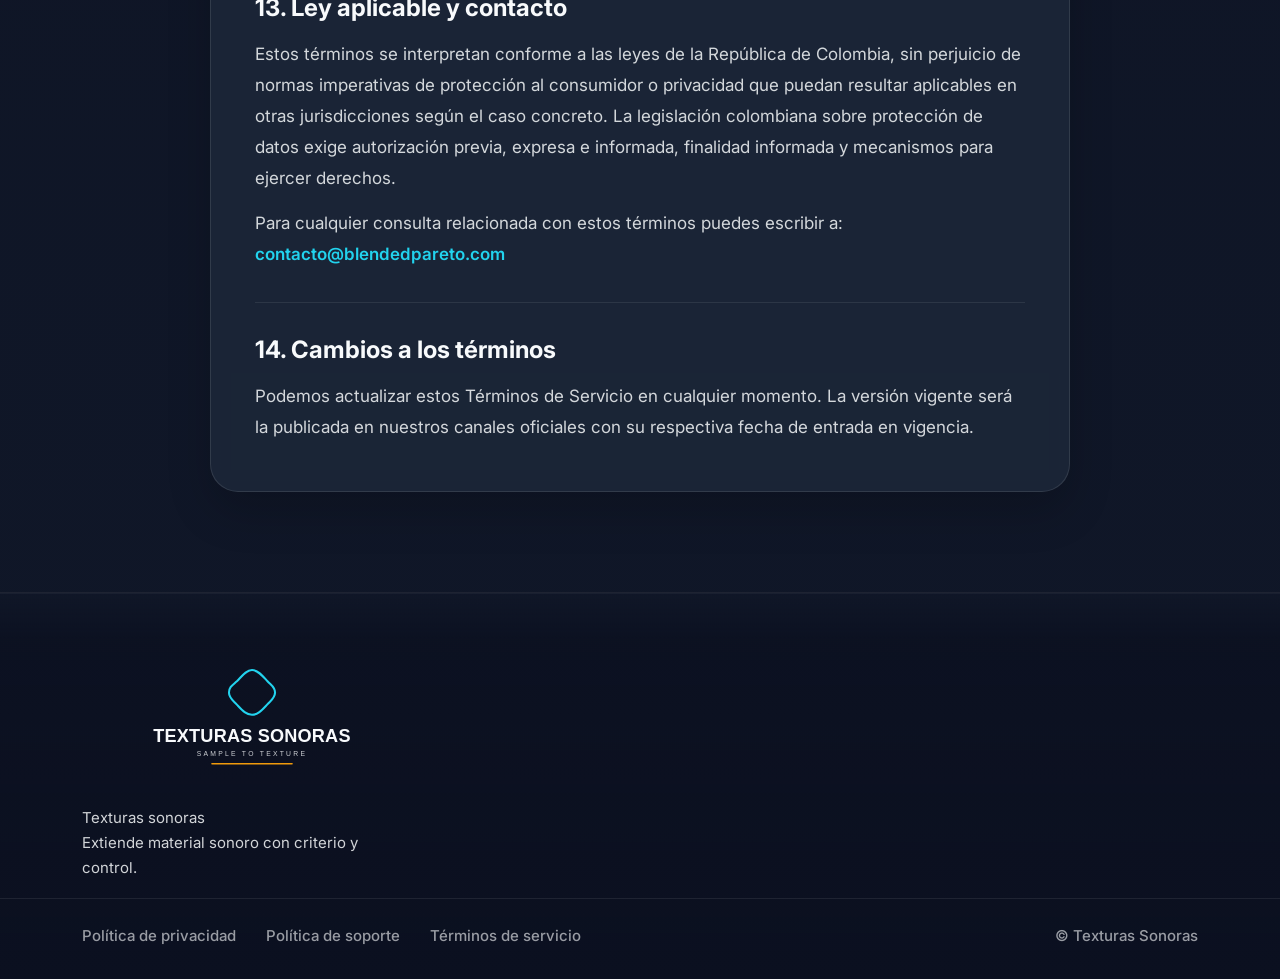
<file: landing/terminos-de-servicio.html>
<!DOCTYPE html>
<html lang="es">
  <head>
    <meta charset="UTF-8" />
    <meta http-equiv="X-UA-Compatible" content="IE=edge" />
    <meta name="viewport" content="width=device-width, initial-scale=1.0" />
    <title>Términos de Servicio | Texturas Sonoras</title>
    <meta
      name="description"
      content="Términos de Servicio de Texturas Sonoras / Blended Pareto."
    />

    <link
      rel="shortcut icon"
      href="assets/images/texturas_sonoras_favicon.ico"
      type="image/svg"
    />

    <link rel="stylesheet" href="assets/css/bootstrap.min.css" />
    <link rel="stylesheet" href="assets/css/lineicons.css" />
    <link rel="stylesheet" href="assets/css/ud-styles.css" />
  </head>
  <body class="ts-legal-page">
    <header class="ts-legal-header">
      <div class="container">
        <div class="ts-legal-header-bar">
          <a class="ts-legal-brand" href="index.html">
            <img
              src="assets/images/logo/texturas_sonoras_logo_con_texto_invertido.svg"
              alt="Texturas Sonoras"
            />
          </a>
        </div>
      </div>
    </header>

    <main class="ts-legal-main">
      <section class="ts-legal-hero">
        <div class="container">
          <div class="ts-legal-hero-card">
            <span class="ts-legal-kicker">Texturas Sonoras / Blended Pareto</span>
            <h1>Términos de Servicio</h1>
            <p>Fecha de entrada en vigencia: 15/03/2026</p>
          </div>
        </div>
      </section>

      <section class="ts-legal-content">
        <div class="container">
          <article class="ts-legal-article">
            <section class="ts-legal-section">
              <h2>1. Identificación del operador</h2>
              <p>
                Texturas Sonoras es operado por Andrés Felipe Mahecha Galán, persona natural
                domiciliada en Barranquilla, Colombia, quien actúa bajo la marca Blended Pareto /
                Texturas Sonoras.
              </p>
              <p>
                Al acceder al sitio, registrarte en la lista de espera o utilizar el producto,
                aceptas estos Términos de Servicio.
              </p>
            </section>

            <section class="ts-legal-section">
              <h2>2. Qué es Texturas Sonoras</h2>
              <p>
                Texturas Sonoras es una herramienta digital enfocada en convertir muestras breves
                en texturas sonoras largas, coherentes y utilizables, con un flujo orientado a
                producción real.
              </p>
              <p>El sitio también puede incluir:</p>
              <ul>
                <li>información de producto;</li>
                <li>formularios de registro o lista de espera;</li>
                <li>enlaces a demos, versiones futuras o capas de acceso;</li>
                <li>materiales informativos o promocionales.</li>
              </ul>
            </section>

            <section class="ts-legal-section">
              <h2>3. Elegibilidad y uso permitido</h2>
              <p>Al usar el sitio o el servicio declaras que:</p>
              <ul>
                <li>
                  tienes capacidad legal suficiente para aceptar estos términos, o cuentas con la
                  autorización necesaria;
                </li>
                <li>
                  la información que suministras es razonablemente veraz y corresponde a tus propios
                  datos o a datos que estás autorizado a compartir;
                </li>
                <li>
                  no utilizarás el servicio para fines ilícitos, abusivos, fraudulentos o que
                  infrinjan derechos de terceros.
                </li>
              </ul>
            </section>

            <section class="ts-legal-section">
              <h2>4. Registro, acceso y lista de espera</h2>
              <p>Registrarte en una lista de espera o enviar información de interés:</p>
              <ul>
                <li>no garantiza acceso inmediato;</li>
                <li>no constituye aceptación automática como cliente o usuario;</li>
                <li>
                  no obliga a ofrecerte una versión específica, fecha cierta, precio concreto o
                  disponibilidad permanente;
                </li>
                <li>
                  no crea una relación contractual distinta de la prevista en estos términos y en la
                  política de privacidad.
                </li>
              </ul>
              <p>
                Podemos priorizar accesos o comunicaciones con base en criterios operativos,
                técnicos, de producto o de disponibilidad.
              </p>
            </section>

            <section class="ts-legal-section">
              <h2>5. Propiedad intelectual</h2>
              <p>Salvo indicación expresa en contrario, los derechos sobre:</p>
              <ul>
                <li>la marca utilizada en el sitio,</li>
                <li>el contenido del sitio,</li>
                <li>los textos,</li>
                <li>la estructura de la landing,</li>
                <li>los logos,</li>
                <li>los recursos gráficos,</li>
                <li>
                  el software, documentación, flujos y materiales asociados a Texturas Sonoras,
                </li>
              </ul>
              <p>
                pertenecen a su titular o a quien corresponda legalmente.
              </p>
              <p>
                No adquieres ningún derecho de propiedad intelectual por usar el sitio o registrarte
                en la lista de espera.
              </p>
            </section>

            <section class="ts-legal-section">
              <h2>6. Uso de contenido o material del usuario</h2>
              <p>
                Si en el futuro el servicio permite subir muestras, archivos, instrucciones o
                material del usuario, conservarás la titularidad de aquello que te pertenezca. Sin
                embargo, nos otorgas una autorización limitada, no exclusiva y revocable en la
                medida legalmente posible para procesar ese material con el único fin de operar,
                probar, mejorar o prestar el servicio solicitado.
              </p>
              <p>No debes subir material que:</p>
              <ul>
                <li>no te pertenezca o no estés autorizado a usar;</li>
                <li>infrinja derechos de terceros;</li>
                <li>sea ilícito, abusivo o técnicamente dañino.</li>
              </ul>
            </section>

            <section class="ts-legal-section">
              <h2>7. Disponibilidad, cambios y beta</h2>
              <p>Texturas Sonoras puede cambiar en cualquier momento. Podemos:</p>
              <ul>
                <li>modificar funcionalidades;</li>
                <li>limitar accesos;</li>
                <li>pausar o descontinuar componentes;</li>
                <li>ajustar precios o planes futuros;</li>
                <li>cambiar el alcance de capas, demos o flujos.</li>
              </ul>
              <p>
                Si el producto está en beta, acceso limitado o fase temprana, aceptas que puede
                contener errores, comportamientos inesperados o cambios frecuentes.
              </p>
            </section>

            <section class="ts-legal-section">
              <h2>8. Sin garantías absolutas</h2>
              <p>
                El sitio y el servicio se ofrecen en el estado en que se encuentran y según
                disponibilidad. No garantizamos:
              </p>
              <ul>
                <li>disponibilidad ininterrumpida;</li>
                <li>ausencia total de errores;</li>
                <li>compatibilidad universal;</li>
                <li>resultados perfectos o adecuados para un propósito específico;</li>
                <li>
                  continuidad indefinida de cualquier funcionalidad gratuita, beta o promocional.
                </li>
              </ul>
              <p>
                Nada en el sitio debe interpretarse como promesa de resultado garantizado.
              </p>
            </section>

            <section class="ts-legal-section">
              <h2>9. Limitación de responsabilidad</h2>
              <p>
                En la máxima medida permitida por la ley aplicable, no seremos responsables por
                daños indirectos, incidentales, consecuenciales, reputacionales, pérdida de
                ingresos, pérdida de oportunidad, pérdida de datos o interrupciones derivadas del
                uso o imposibilidad de uso del sitio o del servicio.
              </p>
              <p>
                Si en algún caso una autoridad competente considerara que existe responsabilidad,
                esta se limitará, en lo permitido por la ley, al valor efectivamente pagado por el
                usuario por el servicio específico que originó el reclamo durante los últimos tres
                meses, o a cero si no hubo pago.
              </p>
            </section>

            <section class="ts-legal-section">
              <h2>10. Terceros y enlaces</h2>
              <p>
                El sitio puede contener enlaces o integraciones con servicios de terceros. No
                controlamos ni garantizamos la disponibilidad, seguridad o políticas de esos
                terceros, que se rigen por sus propios términos y políticas.
              </p>
            </section>

            <section class="ts-legal-section">
              <h2>11. Terminación o restricción de acceso</h2>
              <p>
                Podemos suspender, restringir o terminar el acceso al sitio o al servicio, temporal
                o definitivamente, cuando:
              </p>
              <ul>
                <li>exista uso indebido;</li>
                <li>haya sospecha razonable de fraude o abuso;</li>
                <li>se afecte la seguridad o estabilidad del sistema;</li>
                <li>exista incumplimiento de estos términos;</li>
                <li>o por razones operativas del proyecto.</li>
              </ul>
            </section>

            <section class="ts-legal-section">
              <h2>12. Privacidad y datos personales</h2>
              <p>
                El tratamiento de datos personales se rige por la Política de Privacidad publicada
                por Texturas Sonoras / Blended Pareto. Al usar formularios o registrar datos,
                aceptas además lo previsto en dicha política.
              </p>
            </section>

            <section class="ts-legal-section">
              <h2>13. Ley aplicable y contacto</h2>
              <p>
                Estos términos se interpretan conforme a las leyes de la República de Colombia, sin
                perjuicio de normas imperativas de protección al consumidor o privacidad que puedan
                resultar aplicables en otras jurisdicciones según el caso concreto. La legislación
                colombiana sobre protección de datos exige autorización previa, expresa e informada,
                finalidad informada y mecanismos para ejercer derechos.
              </p>
              <p>
                Para cualquier consulta relacionada con estos términos puedes escribir a:
                <a href="mailto:contacto@blendedpareto.com">contacto@blendedpareto.com</a>
              </p>
            </section>

            <section class="ts-legal-section">
              <h2>14. Cambios a los términos</h2>
              <p>
                Podemos actualizar estos Términos de Servicio en cualquier momento. La versión
                vigente será la publicada en nuestros canales oficiales con su respectiva fecha de
                entrada en vigencia.
              </p>
            </section>
          </article>
        </div>
      </section>
    </main>

    <footer class="ud-footer">
      <div class="ud-footer-widgets">
        <div class="container">
          <div class="row">
            <div class="col-lg-6">
              <div class="ud-widget">
                <a href="index.html" class="ud-footer-logo">
                  <img
                    src="assets/images/logo/texturas_sonoras_logo_con_texto_y_slogan_invertido.svg"
                    alt="Texturas Sonoras"
                  />
                </a>
                <p class="ud-widget-desc">
                  Texturas sonoras
                  <br />
                  Extiende material sonoro con criterio y control.
                </p>
              </div>
            </div>
            <div class="col-lg-6">
              <div class="ud-widget ud-footer-meta"></div>
            </div>
          </div>
        </div>
      </div>

      <div class="ud-footer-bottom">
        <div class="container">
          <div class="row">
            <div class="col-md-8">
              <ul class="ud-footer-bottom-left">
                <li>
                  <a href="politica-de-privacidad.html">Política de privacidad</a>
                </li>
                <li>
                  <a href="politica-de-soporte.html">Política de soporte</a>
                </li>
                <li>
                  <span>Términos de servicio</span>
                </li>
              </ul>
            </div>
            <div class="col-md-4">
              <p class="ud-footer-bottom-right">© Texturas Sonoras</p>
            </div>
          </div>
        </div>
      </div>
    </footer>
  </body>
</html>
</file>
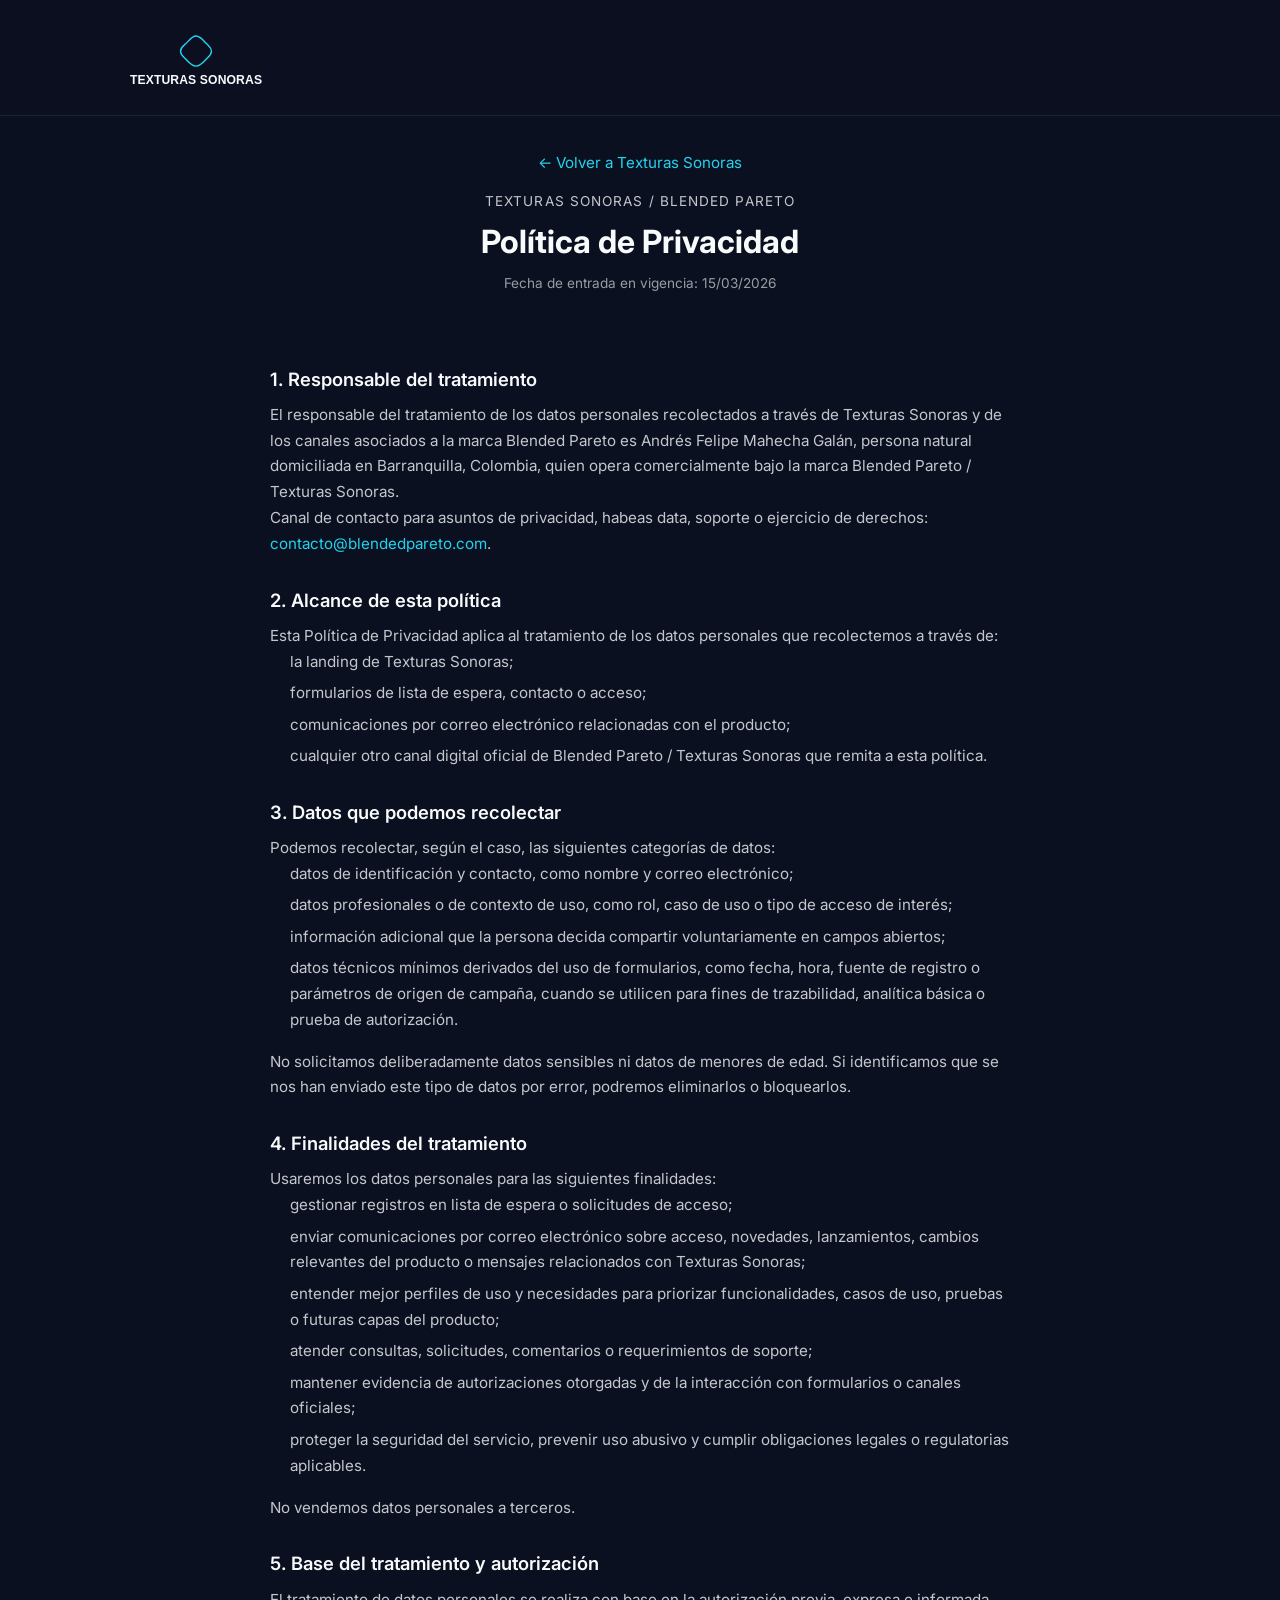
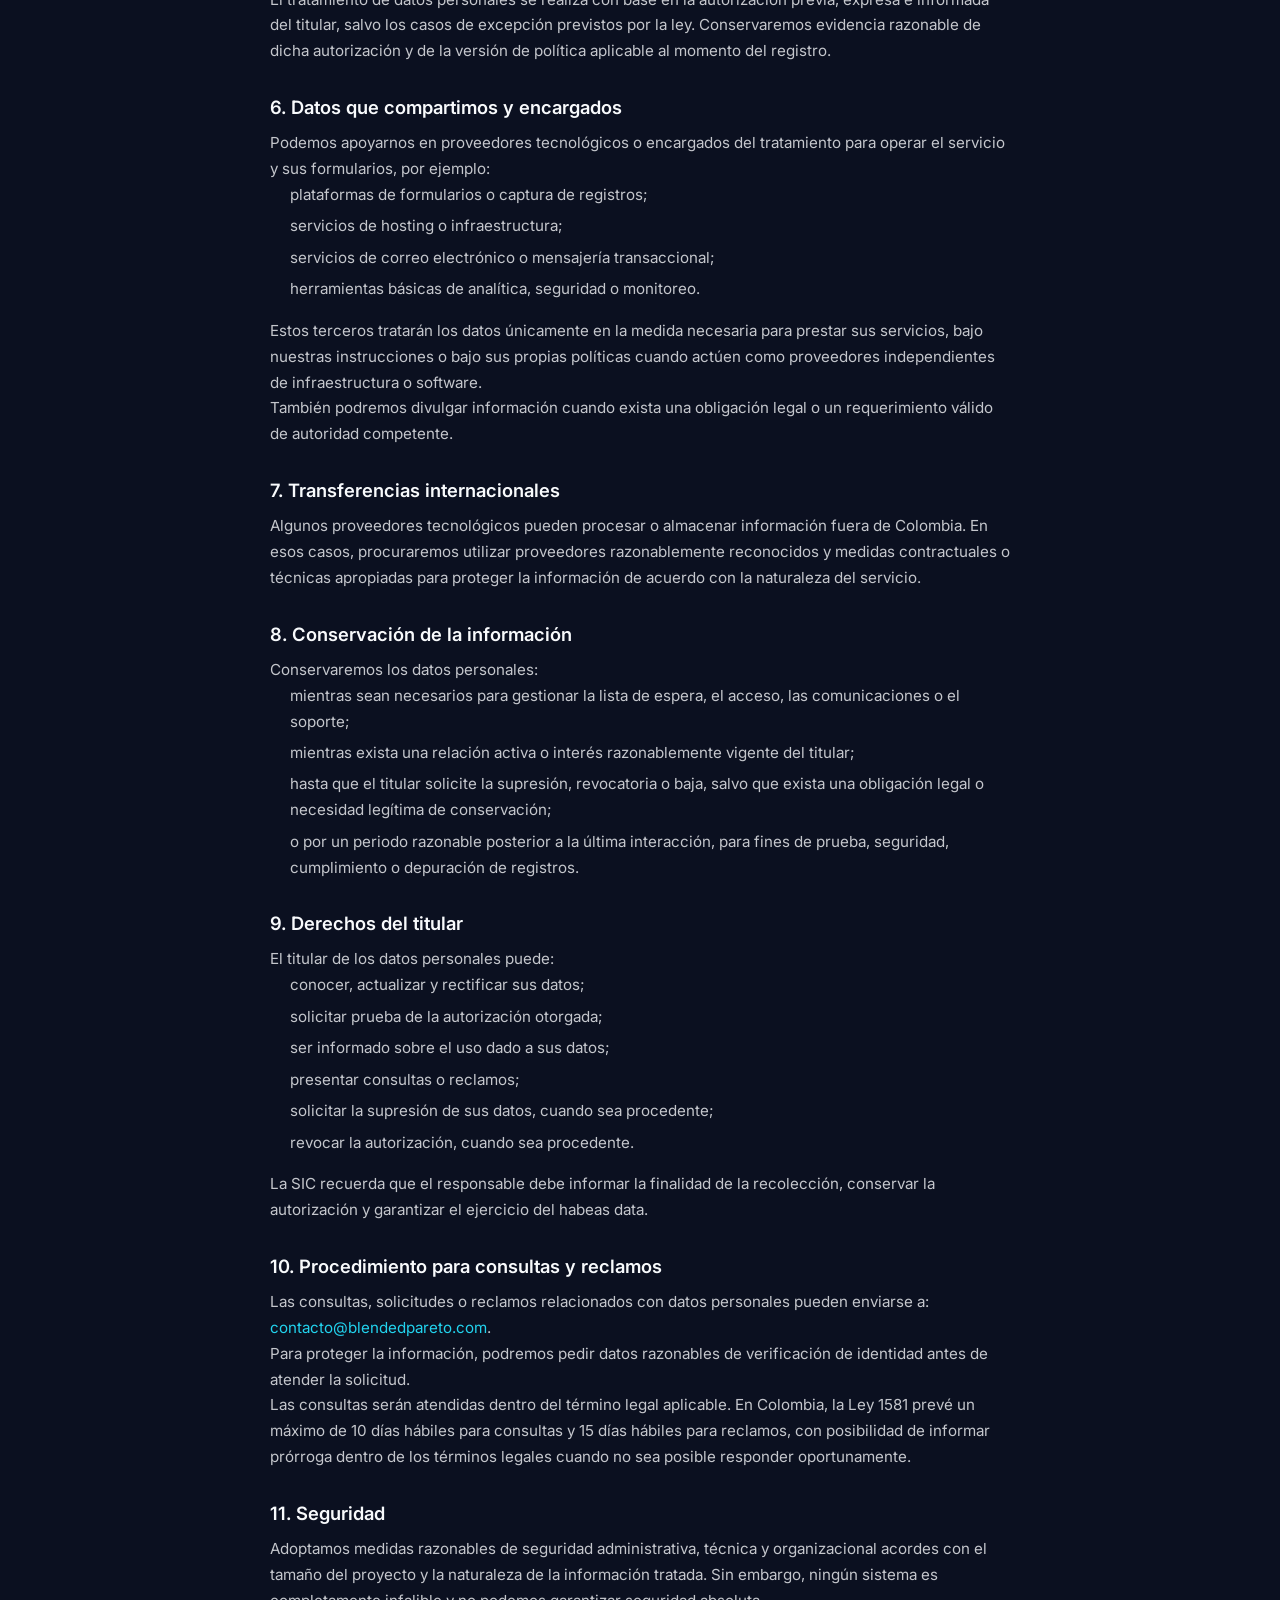
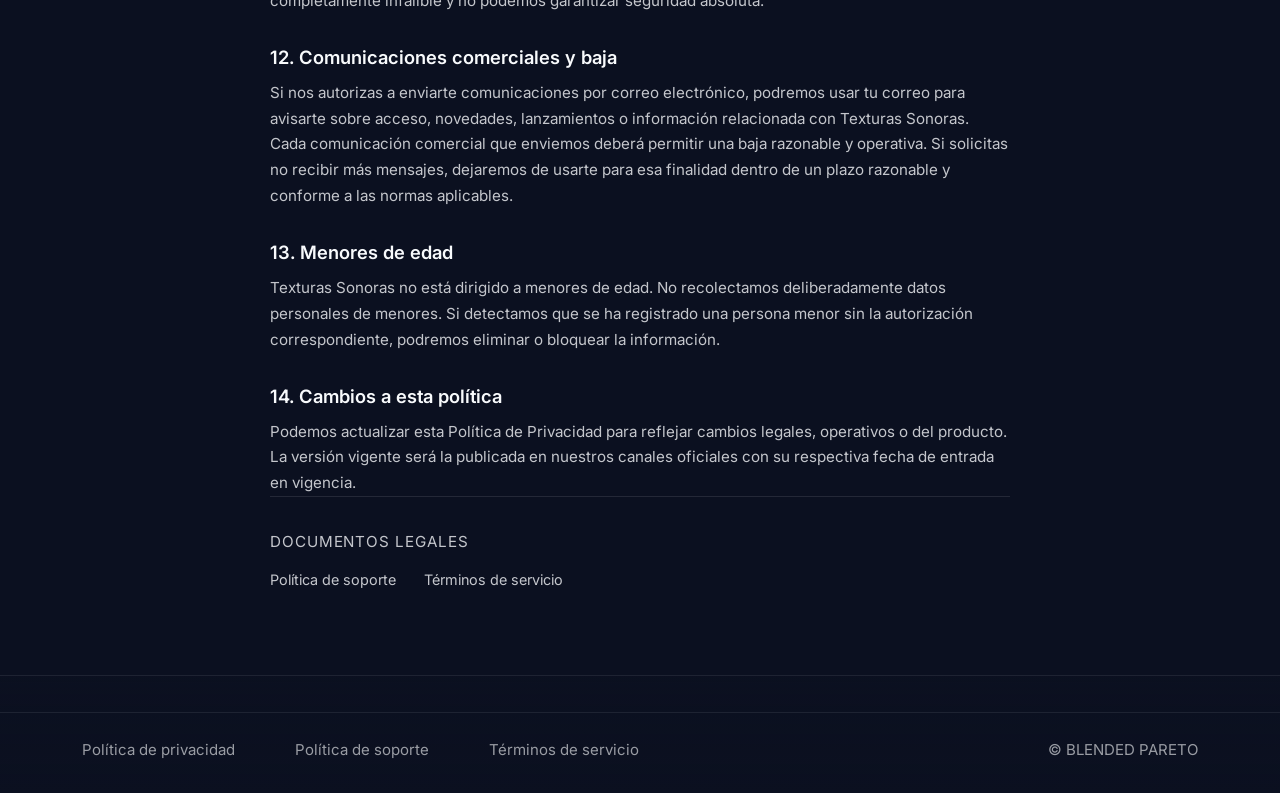
<file: landing/texturas-sonoras/politica-de-privacidad.html>
<!DOCTYPE html>
<html lang="es">
  <head>
    <meta charset="UTF-8" />
    <!-- Google tag (gtag.js) -->
    <script async src="https://www.googletagmanager.com/gtag/js?id=G-YGXPNLFWM4"></script>
    <script>
      window.dataLayer = window.dataLayer || [];
      function gtag(){dataLayer.push(arguments);}
      gtag('js', new Date());
      gtag('config', 'G-YGXPNLFWM4');
    </script>
    <meta http-equiv="X-UA-Compatible" content="IE=edge" />
    <meta name="viewport" content="width=device-width, initial-scale=1.0" />
    <title>Política de Privacidad | Texturas Sonoras</title>
    <meta name="description" content="Política de Privacidad de Texturas Sonoras / Blended Pareto." />

    <link rel="shortcut icon" href="assets/images/texturas_sonoras_favicon.ico" type="image/svg" />
    <link rel="stylesheet" href="assets/css/bootstrap.min.css" />
    <link rel="stylesheet" href="assets/css/lineicons.css" />
    <link rel="stylesheet" href="assets/css/ud-styles.css" />
    <style>
      .legal-back { display: inline-block; margin: 2rem 0 1rem; color: var(--bp-cyan); text-decoration: none; font-size: 0.95rem; }
      .legal-back:hover { text-decoration: underline; color: var(--bp-cyan); }
      .legal-hero { padding: 120px 0 40px; text-align: center; }
      .legal-hero h1 { color: var(--bp-text); font-size: 2rem; font-weight: 700; margin-bottom: 0.5rem; }
      .legal-hero .kicker { color: var(--bp-text-soft); font-size: 0.85rem; text-transform: uppercase; letter-spacing: 0.08em; display: block; margin-bottom: 0.75rem; }
      .legal-hero .date { color: var(--bp-text-faint); font-size: 0.85rem; margin: 0; }
      .legal-content { padding: 0 0 60px; }
      .legal-article { max-width: 740px; margin: 0 auto; }
      .legal-article h2 { color: var(--bp-text); font-size: 1.15rem; font-weight: 600; margin: 2rem 0 0.75rem; }
      .legal-article p, .legal-article li { color: var(--bp-text-soft); font-size: 0.95rem; line-height: 1.7; }
      .legal-article ul { padding-left: 1.25rem; margin-bottom: 1rem; }
      .legal-article li { margin-bottom: 0.35rem; }
      .legal-article a { color: var(--bp-cyan); }
      .legal-nav { max-width: 740px; margin: 0 auto; padding: 2rem 0 1rem; border-top: 1px solid var(--bp-border); }
      .legal-nav-title { color: var(--bp-text-faint); font-size: 0.8rem; text-transform: uppercase; letter-spacing: 0.06em; margin-bottom: 0.75rem; }
      .legal-nav a { display: inline-block; color: var(--bp-text-soft); text-decoration: none; font-size: 0.9rem; margin-right: 1.5rem; margin-bottom: 0.5rem; }
      .legal-nav a:hover { color: var(--bp-cyan); }
    </style>
  </head>
  <body>
    <header class="ud-header">
      <div class="container">
        <div class="row">
          <div class="col-lg-12">
            <nav class="navbar navbar-expand-lg">
              <a class="navbar-brand" href="index.html">
                <img src="assets/images/logo/texturas_sonoras_logo_con_texto_invertido.svg" alt="Texturas Sonoras" />
              </a>
            </nav>
          </div>
        </div>
      </div>
    </header>

    <main>
      <section class="legal-hero">
        <div class="container">
          <a href="index.html" class="legal-back">&larr; Volver a Texturas Sonoras</a>
          <span class="kicker">Texturas Sonoras / Blended Pareto</span>
          <h1>Política de Privacidad</h1>
          <p class="date">Fecha de entrada en vigencia: 15/03/2026</p>
        </div>
      </section>

      <section class="legal-content">
        <div class="container">
          <article class="legal-article">
            <section>
              <h2>1. Responsable del tratamiento</h2>
              <p>
                El responsable del tratamiento de los datos personales recolectados a través de
                Texturas Sonoras y de los canales asociados a la marca Blended Pareto es Andrés
                Felipe Mahecha Galán, persona natural domiciliada en Barranquilla, Colombia, quien
                opera comercialmente bajo la marca Blended Pareto / Texturas Sonoras.
              </p>
              <p>
                Canal de contacto para asuntos de privacidad, habeas data, soporte o ejercicio de
                derechos:
                <a href="mailto:contacto@blendedpareto.com">contacto@blendedpareto.com</a>.
              </p>
            </section>

            <section>
              <h2>2. Alcance de esta política</h2>
              <p>
                Esta Política de Privacidad aplica al tratamiento de los datos personales que
                recolectemos a través de:
              </p>
              <ul>
                <li>la landing de Texturas Sonoras;</li>
                <li>formularios de lista de espera, contacto o acceso;</li>
                <li>comunicaciones por correo electrónico relacionadas con el producto;</li>
                <li>
                  cualquier otro canal digital oficial de Blended Pareto / Texturas Sonoras que
                  remita a esta política.
                </li>
              </ul>
            </section>

            <section>
              <h2>3. Datos que podemos recolectar</h2>
              <p>
                Podemos recolectar, según el caso, las siguientes categorías de datos:
              </p>
              <ul>
                <li>datos de identificación y contacto, como nombre y correo electrónico;</li>
                <li>
                  datos profesionales o de contexto de uso, como rol, caso de uso o tipo de acceso
                  de interés;
                </li>
                <li>
                  información adicional que la persona decida compartir voluntariamente en campos
                  abiertos;
                </li>
                <li>
                  datos técnicos mínimos derivados del uso de formularios, como fecha, hora, fuente
                  de registro o parámetros de origen de campaña, cuando se utilicen para fines de
                  trazabilidad, analítica básica o prueba de autorización.
                </li>
              </ul>
              <p>
                No solicitamos deliberadamente datos sensibles ni datos de menores de edad. Si
                identificamos que se nos han enviado este tipo de datos por error, podremos
                eliminarlos o bloquearlos.
              </p>
            </section>

            <section>
              <h2>4. Finalidades del tratamiento</h2>
              <p>Usaremos los datos personales para las siguientes finalidades:</p>
              <ul>
                <li>gestionar registros en lista de espera o solicitudes de acceso;</li>
                <li>
                  enviar comunicaciones por correo electrónico sobre acceso, novedades,
                  lanzamientos, cambios relevantes del producto o mensajes relacionados con
                  Texturas Sonoras;
                </li>
                <li>
                  entender mejor perfiles de uso y necesidades para priorizar funcionalidades,
                  casos de uso, pruebas o futuras capas del producto;
                </li>
                <li>atender consultas, solicitudes, comentarios o requerimientos de soporte;</li>
                <li>
                  mantener evidencia de autorizaciones otorgadas y de la interacción con formularios
                  o canales oficiales;
                </li>
                <li>
                  proteger la seguridad del servicio, prevenir uso abusivo y cumplir obligaciones
                  legales o regulatorias aplicables.
                </li>
              </ul>
              <p>No vendemos datos personales a terceros.</p>
            </section>

            <section>
              <h2>5. Base del tratamiento y autorización</h2>
              <p>
                El tratamiento de datos personales se realiza con base en la autorización previa,
                expresa e informada del titular, salvo los casos de excepción previstos por la ley.
                Conservaremos evidencia razonable de dicha autorización y de la versión de política
                aplicable al momento del registro.
              </p>
            </section>

            <section>
              <h2>6. Datos que compartimos y encargados</h2>
              <p>
                Podemos apoyarnos en proveedores tecnológicos o encargados del tratamiento para
                operar el servicio y sus formularios, por ejemplo:
              </p>
              <ul>
                <li>plataformas de formularios o captura de registros;</li>
                <li>servicios de hosting o infraestructura;</li>
                <li>servicios de correo electrónico o mensajería transaccional;</li>
                <li>herramientas básicas de analítica, seguridad o monitoreo.</li>
              </ul>
              <p>
                Estos terceros tratarán los datos únicamente en la medida necesaria para prestar sus
                servicios, bajo nuestras instrucciones o bajo sus propias políticas cuando actúen
                como proveedores independientes de infraestructura o software.
              </p>
              <p>
                También podremos divulgar información cuando exista una obligación legal o un
                requerimiento válido de autoridad competente.
              </p>
            </section>

            <section>
              <h2>7. Transferencias internacionales</h2>
              <p>
                Algunos proveedores tecnológicos pueden procesar o almacenar información fuera de
                Colombia. En esos casos, procuraremos utilizar proveedores razonablemente reconocidos
                y medidas contractuales o técnicas apropiadas para proteger la información de acuerdo
                con la naturaleza del servicio.
              </p>
            </section>

            <section>
              <h2>8. Conservación de la información</h2>
              <p>Conservaremos los datos personales:</p>
              <ul>
                <li>
                  mientras sean necesarios para gestionar la lista de espera, el acceso, las
                  comunicaciones o el soporte;
                </li>
                <li>
                  mientras exista una relación activa o interés razonablemente vigente del titular;
                </li>
                <li>
                  hasta que el titular solicite la supresión, revocatoria o baja, salvo que exista
                  una obligación legal o necesidad legítima de conservación;
                </li>
                <li>
                  o por un periodo razonable posterior a la última interacción, para fines de
                  prueba, seguridad, cumplimiento o depuración de registros.
                </li>
              </ul>
            </section>

            <section>
              <h2>9. Derechos del titular</h2>
              <p>El titular de los datos personales puede:</p>
              <ul>
                <li>conocer, actualizar y rectificar sus datos;</li>
                <li>solicitar prueba de la autorización otorgada;</li>
                <li>ser informado sobre el uso dado a sus datos;</li>
                <li>presentar consultas o reclamos;</li>
                <li>solicitar la supresión de sus datos, cuando sea procedente;</li>
                <li>revocar la autorización, cuando sea procedente.</li>
              </ul>
              <p>
                La SIC recuerda que el responsable debe informar la finalidad de la recolección,
                conservar la autorización y garantizar el ejercicio del habeas data.
              </p>
            </section>

            <section>
              <h2>10. Procedimiento para consultas y reclamos</h2>
              <p>
                Las consultas, solicitudes o reclamos relacionados con datos personales pueden
                enviarse a:
                <a href="mailto:contacto@blendedpareto.com">contacto@blendedpareto.com</a>.
              </p>
              <p>
                Para proteger la información, podremos pedir datos razonables de verificación de
                identidad antes de atender la solicitud.
              </p>
              <p>
                Las consultas serán atendidas dentro del término legal aplicable. En Colombia, la
                Ley 1581 prevé un máximo de 10 días hábiles para consultas y 15 días hábiles para
                reclamos, con posibilidad de informar prórroga dentro de los términos legales cuando
                no sea posible responder oportunamente.
              </p>
            </section>

            <section>
              <h2>11. Seguridad</h2>
              <p>
                Adoptamos medidas razonables de seguridad administrativa, técnica y organizacional
                acordes con el tamaño del proyecto y la naturaleza de la información tratada. Sin
                embargo, ningún sistema es completamente infalible y no podemos garantizar seguridad
                absoluta.
              </p>
            </section>

            <section>
              <h2>12. Comunicaciones comerciales y baja</h2>
              <p>
                Si nos autorizas a enviarte comunicaciones por correo electrónico, podremos usar tu
                correo para avisarte sobre acceso, novedades, lanzamientos o información relacionada
                con Texturas Sonoras.
              </p>
              <p>
                Cada comunicación comercial que enviemos deberá permitir una baja razonable y
                operativa. Si solicitas no recibir más mensajes, dejaremos de usarte para esa
                finalidad dentro de un plazo razonable y conforme a las normas aplicables.
              </p>
            </section>

            <section>
              <h2>13. Menores de edad</h2>
              <p>
                Texturas Sonoras no está dirigido a menores de edad. No recolectamos deliberadamente
                datos personales de menores. Si detectamos que se ha registrado una persona menor
                sin la autorización correspondiente, podremos eliminar o bloquear la información.
              </p>
            </section>

            <section>
              <h2>14. Cambios a esta política</h2>
              <p>
                Podemos actualizar esta Política de Privacidad para reflejar cambios legales,
                operativos o del producto. La versión vigente será la publicada en nuestros canales
                oficiales con su respectiva fecha de entrada en vigencia.
              </p>
            </section>

            <div class="legal-nav">
              <p class="legal-nav-title">Documentos legales</p>
              <a href="politica-de-soporte.html">Política de soporte</a>
              <a href="terminos-de-servicio.html">Términos de servicio</a>
            </div>
          </article>
        </div>
      </section>
    </main>

    <footer class="ud-footer">
      <div class="ud-footer-bottom">
        <div class="container">
          <div class="row">
            <div class="col-md-8">
              <ul class="ud-footer-bottom-left">
                <li><a href="politica-de-privacidad.html"><span>Política de privacidad</span></a></li>
                <li><a href="politica-de-soporte.html"><span>Política de soporte</span></a></li>
                <li><a href="terminos-de-servicio.html"><span>Términos de servicio</span></a></li>
              </ul>
            </div>
            <div class="col-md-4">
              <p class="ud-footer-bottom-right">&copy; BLENDED PARETO</p>
            </div>
          </div>
        </div>
      </div>
    </footer>
  </body>
</html>
</file>
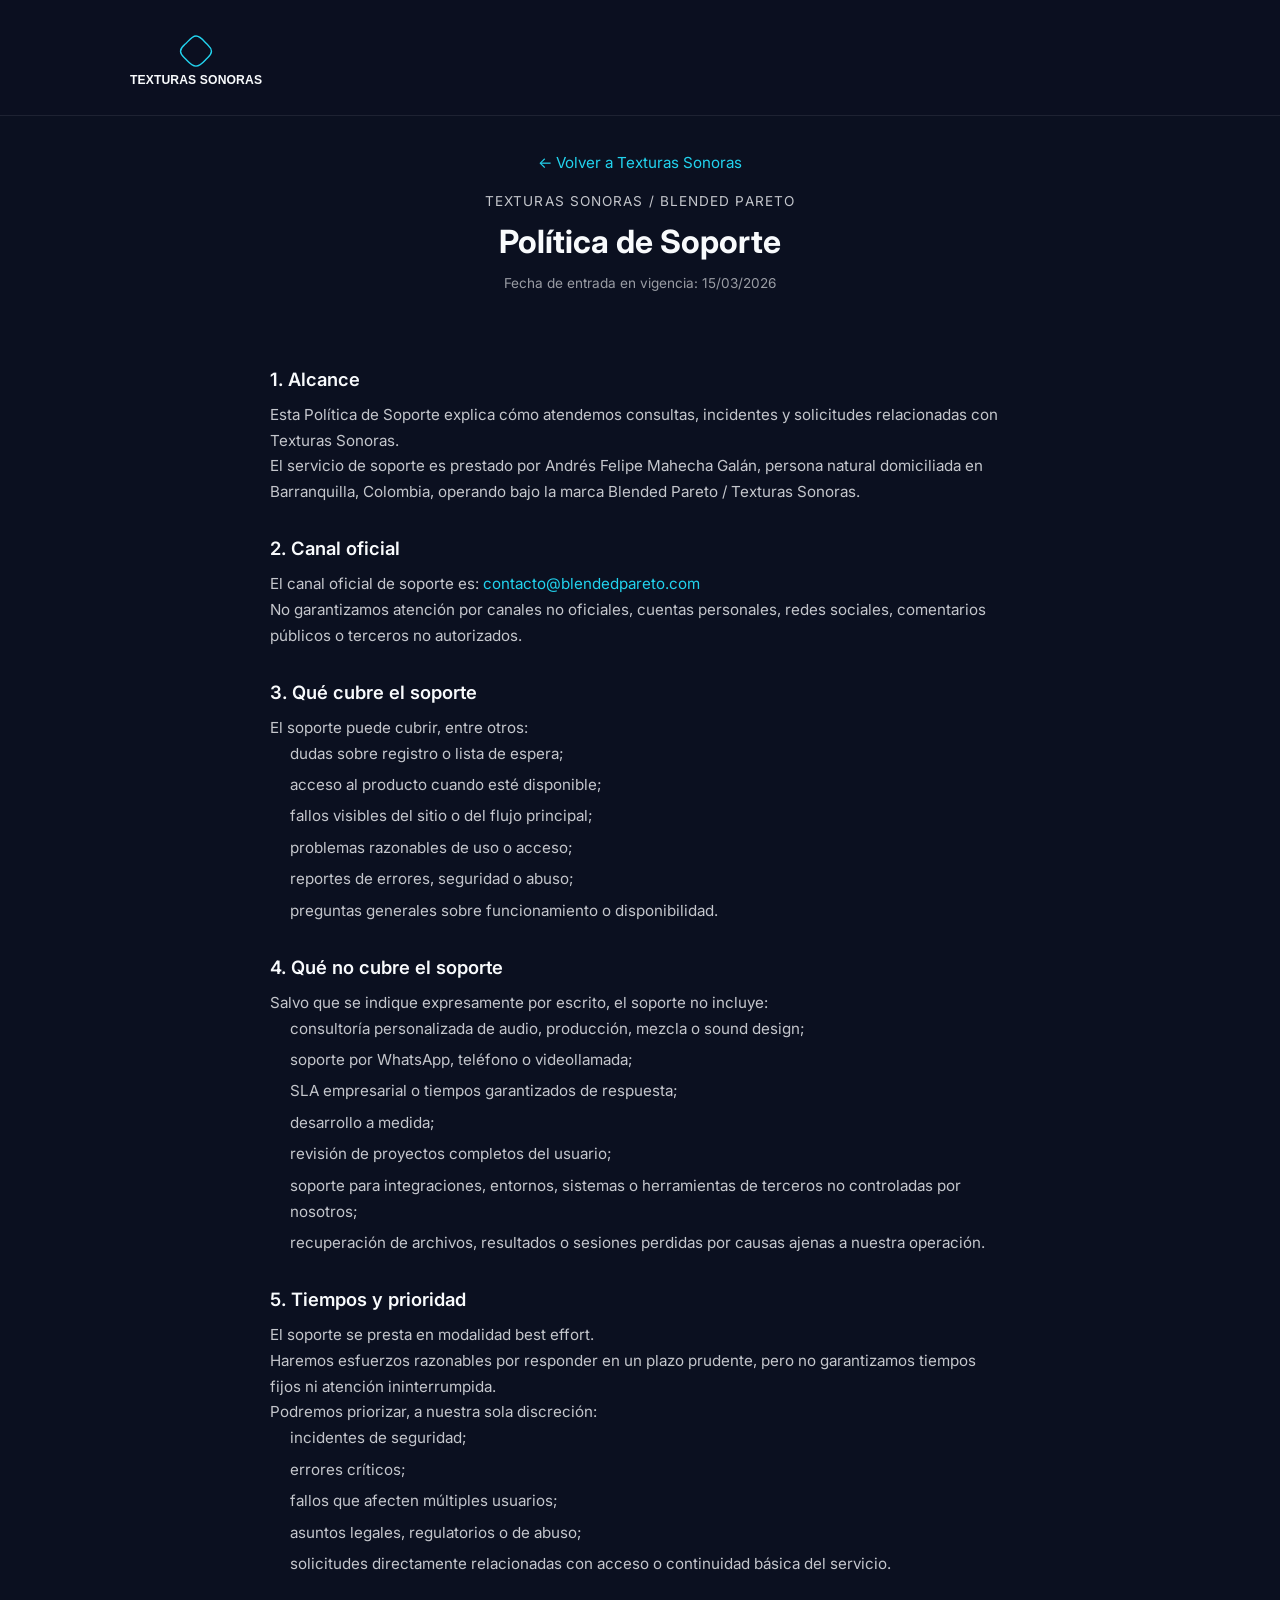
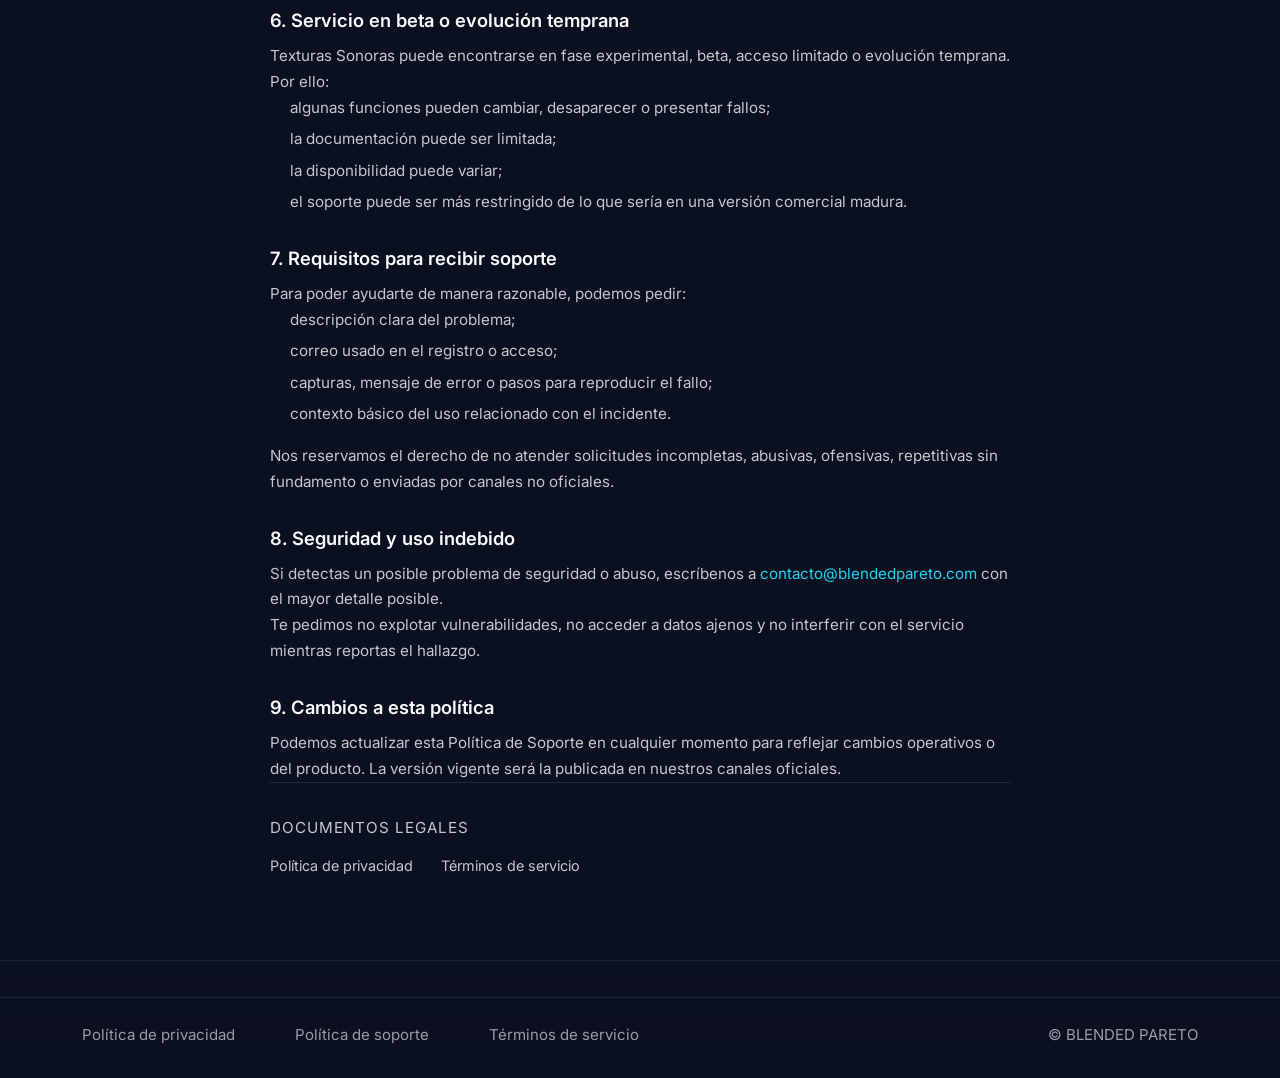
<file: landing/texturas-sonoras/politica-de-soporte.html>
<!DOCTYPE html>
<html lang="es">
  <head>
    <meta charset="UTF-8" />
    <!-- Google tag (gtag.js) -->
    <script async src="https://www.googletagmanager.com/gtag/js?id=G-YGXPNLFWM4"></script>
    <script>
      window.dataLayer = window.dataLayer || [];
      function gtag(){dataLayer.push(arguments);}
      gtag('js', new Date());
      gtag('config', 'G-YGXPNLFWM4');
    </script>
    <meta http-equiv="X-UA-Compatible" content="IE=edge" />
    <meta name="viewport" content="width=device-width, initial-scale=1.0" />
    <title>Política de Soporte | Texturas Sonoras</title>
    <meta name="description" content="Política de Soporte de Texturas Sonoras / Blended Pareto." />

    <link rel="shortcut icon" href="assets/images/texturas_sonoras_favicon.ico" type="image/svg" />
    <link rel="stylesheet" href="assets/css/bootstrap.min.css" />
    <link rel="stylesheet" href="assets/css/lineicons.css" />
    <link rel="stylesheet" href="assets/css/ud-styles.css" />
    <style>
      .legal-back { display: inline-block; margin: 2rem 0 1rem; color: var(--bp-cyan); text-decoration: none; font-size: 0.95rem; }
      .legal-back:hover { text-decoration: underline; color: var(--bp-cyan); }
      .legal-hero { padding: 120px 0 40px; text-align: center; }
      .legal-hero h1 { color: var(--bp-text); font-size: 2rem; font-weight: 700; margin-bottom: 0.5rem; }
      .legal-hero .kicker { color: var(--bp-text-soft); font-size: 0.85rem; text-transform: uppercase; letter-spacing: 0.08em; display: block; margin-bottom: 0.75rem; }
      .legal-hero .date { color: var(--bp-text-faint); font-size: 0.85rem; margin: 0; }
      .legal-content { padding: 0 0 60px; }
      .legal-article { max-width: 740px; margin: 0 auto; }
      .legal-article h2 { color: var(--bp-text); font-size: 1.15rem; font-weight: 600; margin: 2rem 0 0.75rem; }
      .legal-article p, .legal-article li { color: var(--bp-text-soft); font-size: 0.95rem; line-height: 1.7; }
      .legal-article ul { padding-left: 1.25rem; margin-bottom: 1rem; }
      .legal-article li { margin-bottom: 0.35rem; }
      .legal-article a { color: var(--bp-cyan); }
      .legal-nav { max-width: 740px; margin: 0 auto; padding: 2rem 0 1rem; border-top: 1px solid var(--bp-border); }
      .legal-nav-title { color: var(--bp-text-faint); font-size: 0.8rem; text-transform: uppercase; letter-spacing: 0.06em; margin-bottom: 0.75rem; }
      .legal-nav a { display: inline-block; color: var(--bp-text-soft); text-decoration: none; font-size: 0.9rem; margin-right: 1.5rem; margin-bottom: 0.5rem; }
      .legal-nav a:hover { color: var(--bp-cyan); }
    </style>
  </head>
  <body>
    <header class="ud-header">
      <div class="container">
        <div class="row">
          <div class="col-lg-12">
            <nav class="navbar navbar-expand-lg">
              <a class="navbar-brand" href="index.html">
                <img src="assets/images/logo/texturas_sonoras_logo_con_texto_invertido.svg" alt="Texturas Sonoras" />
              </a>
            </nav>
          </div>
        </div>
      </div>
    </header>

    <main>
      <section class="legal-hero">
        <div class="container">
          <a href="index.html" class="legal-back">&larr; Volver a Texturas Sonoras</a>
          <span class="kicker">Texturas Sonoras / Blended Pareto</span>
          <h1>Política de Soporte</h1>
          <p class="date">Fecha de entrada en vigencia: 15/03/2026</p>
        </div>
      </section>

      <section class="legal-content">
        <div class="container">
          <article class="legal-article">
            <section>
              <h2>1. Alcance</h2>
              <p>
                Esta Política de Soporte explica cómo atendemos consultas, incidentes y solicitudes
                relacionadas con Texturas Sonoras.
              </p>
              <p>
                El servicio de soporte es prestado por Andrés Felipe Mahecha Galán, persona natural
                domiciliada en Barranquilla, Colombia, operando bajo la marca Blended Pareto /
                Texturas Sonoras.
              </p>
            </section>

            <section>
              <h2>2. Canal oficial</h2>
              <p>
                El canal oficial de soporte es:
                <a href="mailto:contacto@blendedpareto.com">contacto@blendedpareto.com</a>
              </p>
              <p>
                No garantizamos atención por canales no oficiales, cuentas personales, redes
                sociales, comentarios públicos o terceros no autorizados.
              </p>
            </section>

            <section>
              <h2>3. Qué cubre el soporte</h2>
              <p>El soporte puede cubrir, entre otros:</p>
              <ul>
                <li>dudas sobre registro o lista de espera;</li>
                <li>acceso al producto cuando esté disponible;</li>
                <li>fallos visibles del sitio o del flujo principal;</li>
                <li>problemas razonables de uso o acceso;</li>
                <li>reportes de errores, seguridad o abuso;</li>
                <li>preguntas generales sobre funcionamiento o disponibilidad.</li>
              </ul>
            </section>

            <section>
              <h2>4. Qué no cubre el soporte</h2>
              <p>
                Salvo que se indique expresamente por escrito, el soporte no incluye:
              </p>
              <ul>
                <li>consultoría personalizada de audio, producción, mezcla o sound design;</li>
                <li>soporte por WhatsApp, teléfono o videollamada;</li>
                <li>SLA empresarial o tiempos garantizados de respuesta;</li>
                <li>desarrollo a medida;</li>
                <li>revisión de proyectos completos del usuario;</li>
                <li>
                  soporte para integraciones, entornos, sistemas o herramientas de terceros no
                  controladas por nosotros;
                </li>
                <li>
                  recuperación de archivos, resultados o sesiones perdidas por causas ajenas a
                  nuestra operación.
                </li>
              </ul>
            </section>

            <section>
              <h2>5. Tiempos y prioridad</h2>
              <p>El soporte se presta en modalidad best effort.</p>
              <p>
                Haremos esfuerzos razonables por responder en un plazo prudente, pero no garantizamos
                tiempos fijos ni atención ininterrumpida.
              </p>
              <p>Podremos priorizar, a nuestra sola discreción:</p>
              <ul>
                <li>incidentes de seguridad;</li>
                <li>errores críticos;</li>
                <li>fallos que afecten múltiples usuarios;</li>
                <li>asuntos legales, regulatorios o de abuso;</li>
                <li>
                  solicitudes directamente relacionadas con acceso o continuidad básica del servicio.
                </li>
              </ul>
            </section>

            <section>
              <h2>6. Servicio en beta o evolución temprana</h2>
              <p>
                Texturas Sonoras puede encontrarse en fase experimental, beta, acceso limitado o
                evolución temprana. Por ello:
              </p>
              <ul>
                <li>algunas funciones pueden cambiar, desaparecer o presentar fallos;</li>
                <li>la documentación puede ser limitada;</li>
                <li>la disponibilidad puede variar;</li>
                <li>
                  el soporte puede ser más restringido de lo que sería en una versión comercial
                  madura.
                </li>
              </ul>
            </section>

            <section>
              <h2>7. Requisitos para recibir soporte</h2>
              <p>Para poder ayudarte de manera razonable, podemos pedir:</p>
              <ul>
                <li>descripción clara del problema;</li>
                <li>correo usado en el registro o acceso;</li>
                <li>capturas, mensaje de error o pasos para reproducir el fallo;</li>
                <li>contexto básico del uso relacionado con el incidente.</li>
              </ul>
              <p>
                Nos reservamos el derecho de no atender solicitudes incompletas, abusivas,
                ofensivas, repetitivas sin fundamento o enviadas por canales no oficiales.
              </p>
            </section>

            <section>
              <h2>8. Seguridad y uso indebido</h2>
              <p>
                Si detectas un posible problema de seguridad o abuso, escríbenos a
                <a href="mailto:contacto@blendedpareto.com">contacto@blendedpareto.com</a> con el
                mayor detalle posible.
              </p>
              <p>
                Te pedimos no explotar vulnerabilidades, no acceder a datos ajenos y no interferir
                con el servicio mientras reportas el hallazgo.
              </p>
            </section>

            <section>
              <h2>9. Cambios a esta política</h2>
              <p>
                Podemos actualizar esta Política de Soporte en cualquier momento para reflejar
                cambios operativos o del producto. La versión vigente será la publicada en nuestros
                canales oficiales.
              </p>
            </section>

            <div class="legal-nav">
              <p class="legal-nav-title">Documentos legales</p>
              <a href="politica-de-privacidad.html">Política de privacidad</a>
              <a href="terminos-de-servicio.html">Términos de servicio</a>
            </div>
          </article>
        </div>
      </section>
    </main>

    <footer class="ud-footer">
      <div class="ud-footer-bottom">
        <div class="container">
          <div class="row">
            <div class="col-md-8">
              <ul class="ud-footer-bottom-left">
                <li><a href="politica-de-privacidad.html"><span>Política de privacidad</span></a></li>
                <li><a href="politica-de-soporte.html"><span>Política de soporte</span></a></li>
                <li><a href="terminos-de-servicio.html"><span>Términos de servicio</span></a></li>
              </ul>
            </div>
            <div class="col-md-4">
              <p class="ud-footer-bottom-right">&copy; BLENDED PARETO</p>
            </div>
          </div>
        </div>
      </div>
    </footer>
  </body>
</html>
</file>
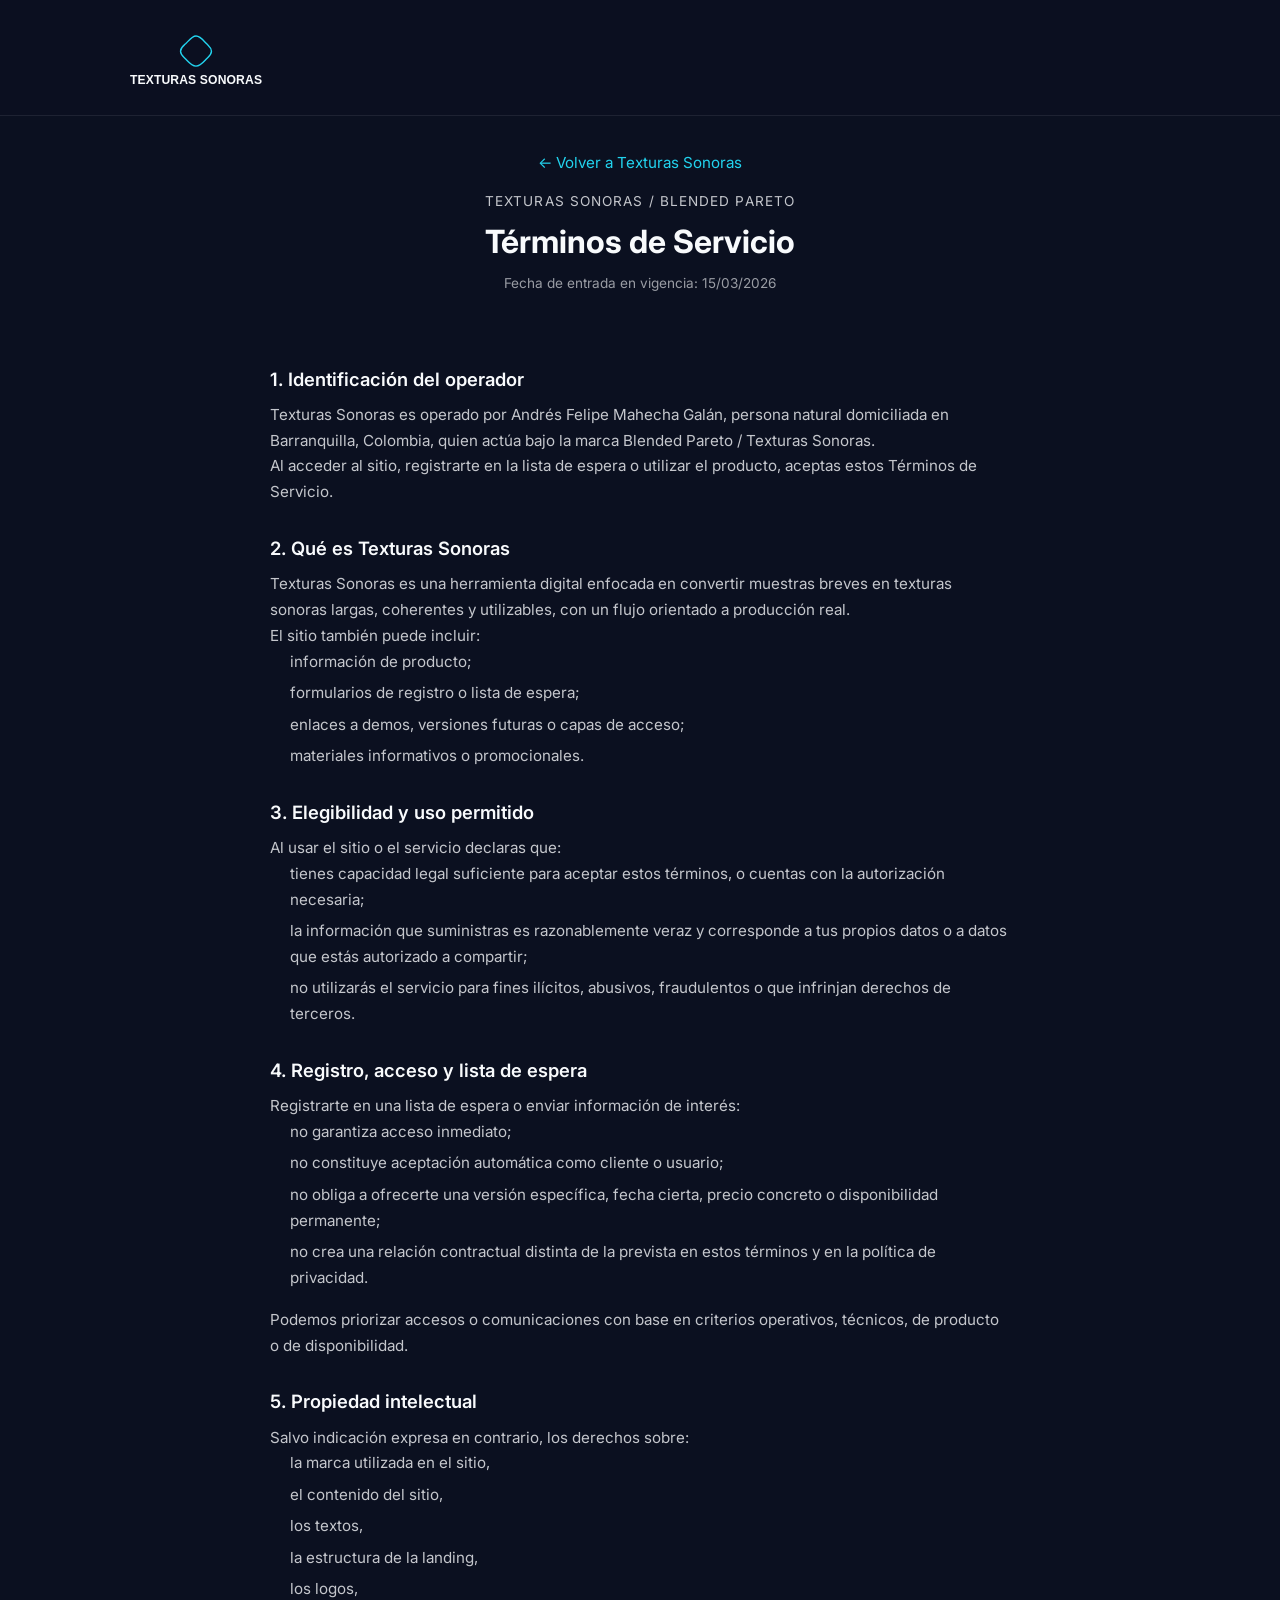
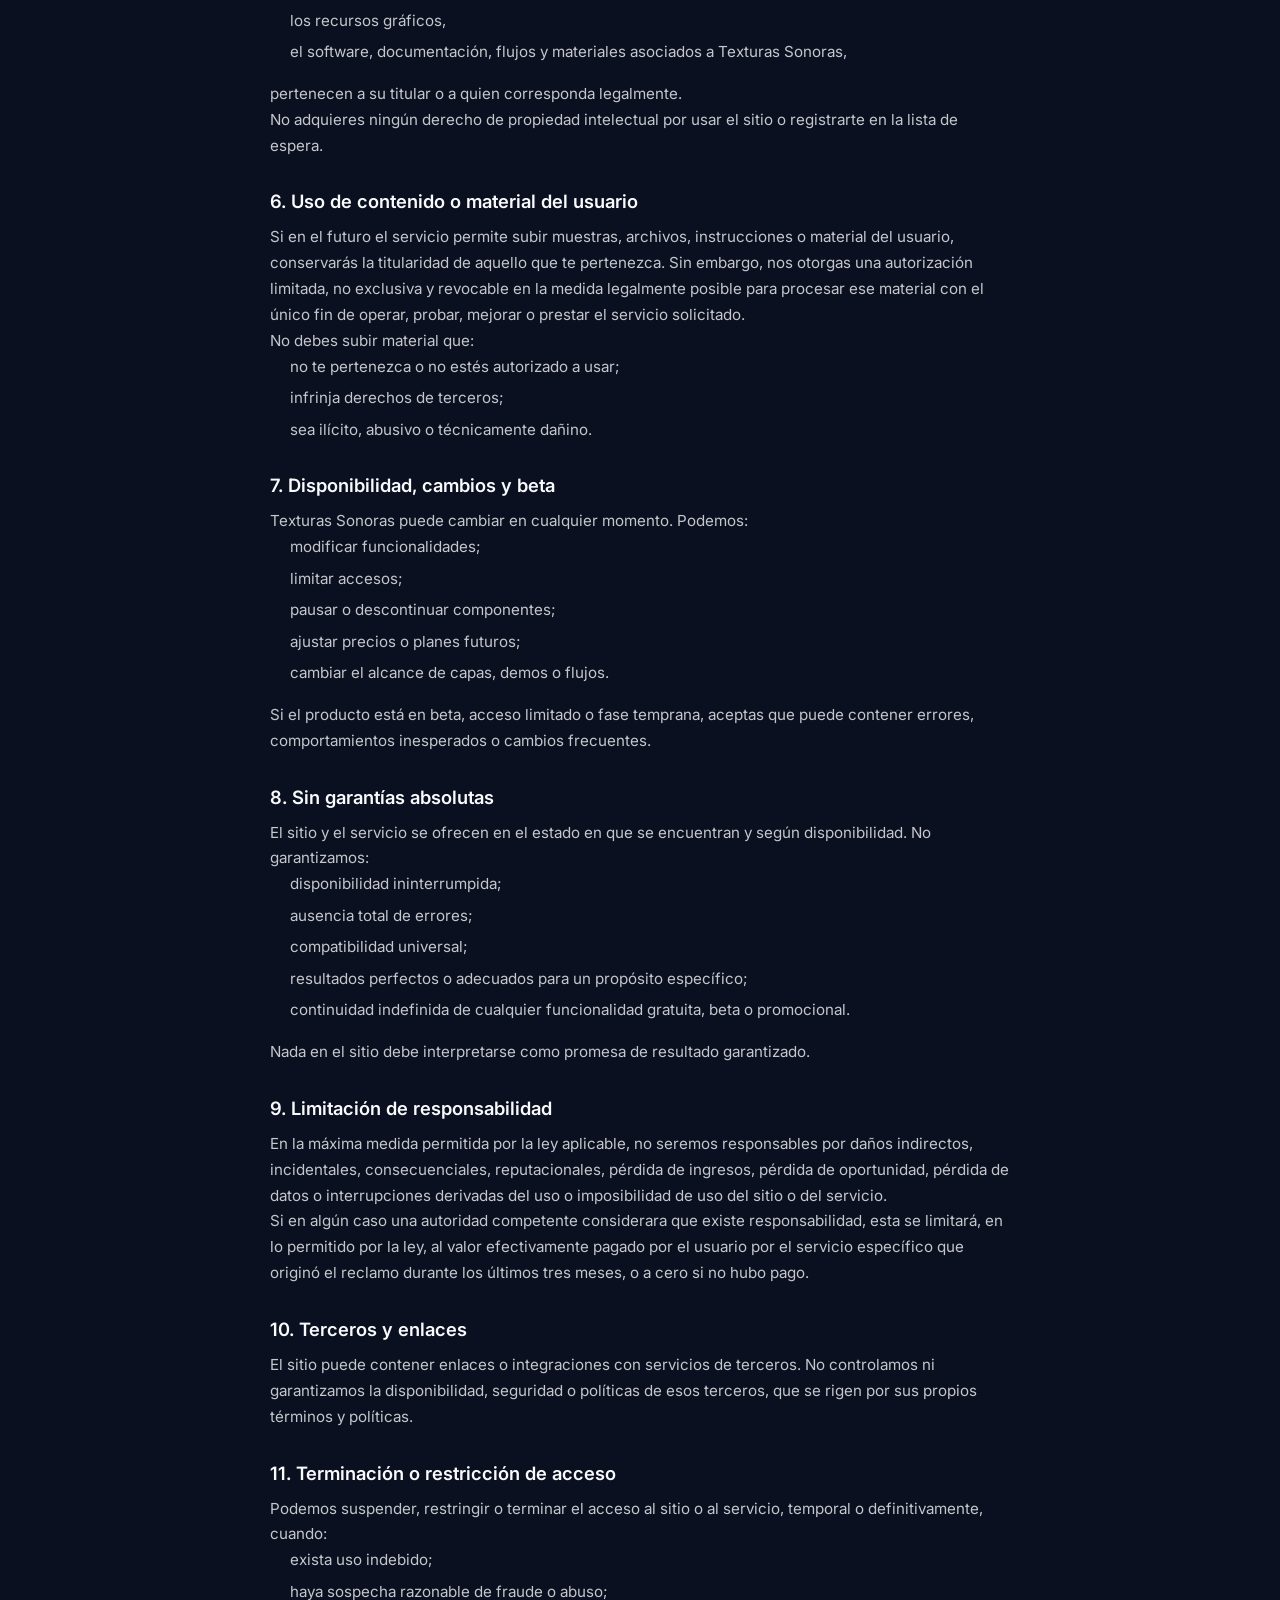
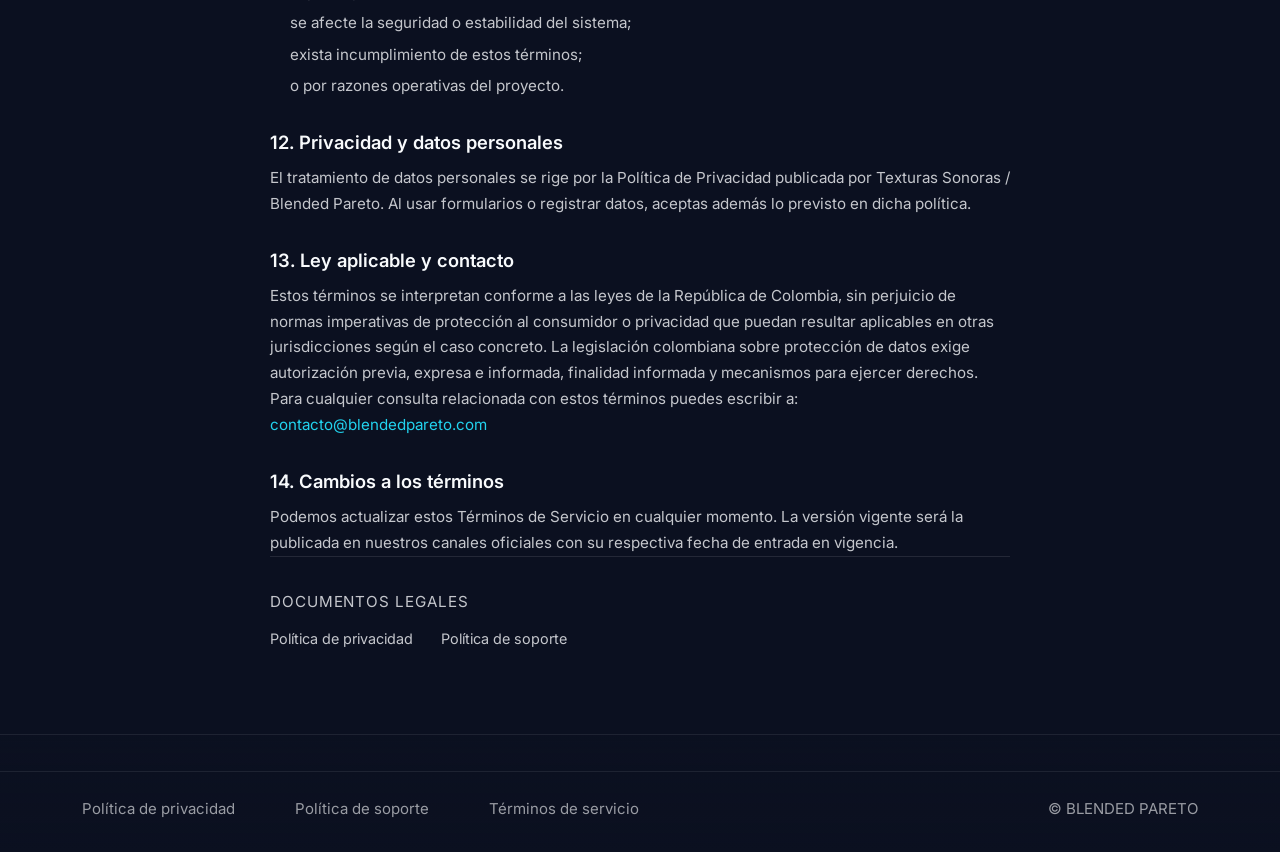
<file: landing/texturas-sonoras/terminos-de-servicio.html>
<!DOCTYPE html>
<html lang="es">
  <head>
    <meta charset="UTF-8" />
    <!-- Google tag (gtag.js) -->
    <script async src="https://www.googletagmanager.com/gtag/js?id=G-YGXPNLFWM4"></script>
    <script>
      window.dataLayer = window.dataLayer || [];
      function gtag(){dataLayer.push(arguments);}
      gtag('js', new Date());
      gtag('config', 'G-YGXPNLFWM4');
    </script>
    <meta http-equiv="X-UA-Compatible" content="IE=edge" />
    <meta name="viewport" content="width=device-width, initial-scale=1.0" />
    <title>Términos de Servicio | Texturas Sonoras</title>
    <meta name="description" content="Términos de Servicio de Texturas Sonoras / Blended Pareto." />

    <link rel="shortcut icon" href="assets/images/texturas_sonoras_favicon.ico" type="image/svg" />
    <link rel="stylesheet" href="assets/css/bootstrap.min.css" />
    <link rel="stylesheet" href="assets/css/lineicons.css" />
    <link rel="stylesheet" href="assets/css/ud-styles.css" />
    <style>
      .legal-back { display: inline-block; margin: 2rem 0 1rem; color: var(--bp-cyan); text-decoration: none; font-size: 0.95rem; }
      .legal-back:hover { text-decoration: underline; color: var(--bp-cyan); }
      .legal-hero { padding: 120px 0 40px; text-align: center; }
      .legal-hero h1 { color: var(--bp-text); font-size: 2rem; font-weight: 700; margin-bottom: 0.5rem; }
      .legal-hero .kicker { color: var(--bp-text-soft); font-size: 0.85rem; text-transform: uppercase; letter-spacing: 0.08em; display: block; margin-bottom: 0.75rem; }
      .legal-hero .date { color: var(--bp-text-faint); font-size: 0.85rem; margin: 0; }
      .legal-content { padding: 0 0 60px; }
      .legal-article { max-width: 740px; margin: 0 auto; }
      .legal-article h2 { color: var(--bp-text); font-size: 1.15rem; font-weight: 600; margin: 2rem 0 0.75rem; }
      .legal-article p, .legal-article li { color: var(--bp-text-soft); font-size: 0.95rem; line-height: 1.7; }
      .legal-article ul { padding-left: 1.25rem; margin-bottom: 1rem; }
      .legal-article li { margin-bottom: 0.35rem; }
      .legal-article a { color: var(--bp-cyan); }
      .legal-nav { max-width: 740px; margin: 0 auto; padding: 2rem 0 1rem; border-top: 1px solid var(--bp-border); }
      .legal-nav-title { color: var(--bp-text-faint); font-size: 0.8rem; text-transform: uppercase; letter-spacing: 0.06em; margin-bottom: 0.75rem; }
      .legal-nav a { display: inline-block; color: var(--bp-text-soft); text-decoration: none; font-size: 0.9rem; margin-right: 1.5rem; margin-bottom: 0.5rem; }
      .legal-nav a:hover { color: var(--bp-cyan); }
    </style>
  </head>
  <body>
    <header class="ud-header">
      <div class="container">
        <div class="row">
          <div class="col-lg-12">
            <nav class="navbar navbar-expand-lg">
              <a class="navbar-brand" href="index.html">
                <img src="assets/images/logo/texturas_sonoras_logo_con_texto_invertido.svg" alt="Texturas Sonoras" />
              </a>
            </nav>
          </div>
        </div>
      </div>
    </header>

    <main>
      <section class="legal-hero">
        <div class="container">
          <a href="index.html" class="legal-back">&larr; Volver a Texturas Sonoras</a>
          <span class="kicker">Texturas Sonoras / Blended Pareto</span>
          <h1>Términos de Servicio</h1>
          <p class="date">Fecha de entrada en vigencia: 15/03/2026</p>
        </div>
      </section>

      <section class="legal-content">
        <div class="container">
          <article class="legal-article">
            <section>
              <h2>1. Identificación del operador</h2>
              <p>
                Texturas Sonoras es operado por Andrés Felipe Mahecha Galán, persona natural
                domiciliada en Barranquilla, Colombia, quien actúa bajo la marca Blended Pareto /
                Texturas Sonoras.
              </p>
              <p>
                Al acceder al sitio, registrarte en la lista de espera o utilizar el producto,
                aceptas estos Términos de Servicio.
              </p>
            </section>

            <section>
              <h2>2. Qué es Texturas Sonoras</h2>
              <p>
                Texturas Sonoras es una herramienta digital enfocada en convertir muestras breves
                en texturas sonoras largas, coherentes y utilizables, con un flujo orientado a
                producción real.
              </p>
              <p>El sitio también puede incluir:</p>
              <ul>
                <li>información de producto;</li>
                <li>formularios de registro o lista de espera;</li>
                <li>enlaces a demos, versiones futuras o capas de acceso;</li>
                <li>materiales informativos o promocionales.</li>
              </ul>
            </section>

            <section>
              <h2>3. Elegibilidad y uso permitido</h2>
              <p>Al usar el sitio o el servicio declaras que:</p>
              <ul>
                <li>
                  tienes capacidad legal suficiente para aceptar estos términos, o cuentas con la
                  autorización necesaria;
                </li>
                <li>
                  la información que suministras es razonablemente veraz y corresponde a tus propios
                  datos o a datos que estás autorizado a compartir;
                </li>
                <li>
                  no utilizarás el servicio para fines ilícitos, abusivos, fraudulentos o que
                  infrinjan derechos de terceros.
                </li>
              </ul>
            </section>

            <section>
              <h2>4. Registro, acceso y lista de espera</h2>
              <p>Registrarte en una lista de espera o enviar información de interés:</p>
              <ul>
                <li>no garantiza acceso inmediato;</li>
                <li>no constituye aceptación automática como cliente o usuario;</li>
                <li>
                  no obliga a ofrecerte una versión específica, fecha cierta, precio concreto o
                  disponibilidad permanente;
                </li>
                <li>
                  no crea una relación contractual distinta de la prevista en estos términos y en la
                  política de privacidad.
                </li>
              </ul>
              <p>
                Podemos priorizar accesos o comunicaciones con base en criterios operativos,
                técnicos, de producto o de disponibilidad.
              </p>
            </section>

            <section>
              <h2>5. Propiedad intelectual</h2>
              <p>Salvo indicación expresa en contrario, los derechos sobre:</p>
              <ul>
                <li>la marca utilizada en el sitio,</li>
                <li>el contenido del sitio,</li>
                <li>los textos,</li>
                <li>la estructura de la landing,</li>
                <li>los logos,</li>
                <li>los recursos gráficos,</li>
                <li>
                  el software, documentación, flujos y materiales asociados a Texturas Sonoras,
                </li>
              </ul>
              <p>
                pertenecen a su titular o a quien corresponda legalmente.
              </p>
              <p>
                No adquieres ningún derecho de propiedad intelectual por usar el sitio o registrarte
                en la lista de espera.
              </p>
            </section>

            <section>
              <h2>6. Uso de contenido o material del usuario</h2>
              <p>
                Si en el futuro el servicio permite subir muestras, archivos, instrucciones o
                material del usuario, conservarás la titularidad de aquello que te pertenezca. Sin
                embargo, nos otorgas una autorización limitada, no exclusiva y revocable en la
                medida legalmente posible para procesar ese material con el único fin de operar,
                probar, mejorar o prestar el servicio solicitado.
              </p>
              <p>No debes subir material que:</p>
              <ul>
                <li>no te pertenezca o no estés autorizado a usar;</li>
                <li>infrinja derechos de terceros;</li>
                <li>sea ilícito, abusivo o técnicamente dañino.</li>
              </ul>
            </section>

            <section>
              <h2>7. Disponibilidad, cambios y beta</h2>
              <p>Texturas Sonoras puede cambiar en cualquier momento. Podemos:</p>
              <ul>
                <li>modificar funcionalidades;</li>
                <li>limitar accesos;</li>
                <li>pausar o descontinuar componentes;</li>
                <li>ajustar precios o planes futuros;</li>
                <li>cambiar el alcance de capas, demos o flujos.</li>
              </ul>
              <p>
                Si el producto está en beta, acceso limitado o fase temprana, aceptas que puede
                contener errores, comportamientos inesperados o cambios frecuentes.
              </p>
            </section>

            <section>
              <h2>8. Sin garantías absolutas</h2>
              <p>
                El sitio y el servicio se ofrecen en el estado en que se encuentran y según
                disponibilidad. No garantizamos:
              </p>
              <ul>
                <li>disponibilidad ininterrumpida;</li>
                <li>ausencia total de errores;</li>
                <li>compatibilidad universal;</li>
                <li>resultados perfectos o adecuados para un propósito específico;</li>
                <li>
                  continuidad indefinida de cualquier funcionalidad gratuita, beta o promocional.
                </li>
              </ul>
              <p>
                Nada en el sitio debe interpretarse como promesa de resultado garantizado.
              </p>
            </section>

            <section>
              <h2>9. Limitación de responsabilidad</h2>
              <p>
                En la máxima medida permitida por la ley aplicable, no seremos responsables por
                daños indirectos, incidentales, consecuenciales, reputacionales, pérdida de
                ingresos, pérdida de oportunidad, pérdida de datos o interrupciones derivadas del
                uso o imposibilidad de uso del sitio o del servicio.
              </p>
              <p>
                Si en algún caso una autoridad competente considerara que existe responsabilidad,
                esta se limitará, en lo permitido por la ley, al valor efectivamente pagado por el
                usuario por el servicio específico que originó el reclamo durante los últimos tres
                meses, o a cero si no hubo pago.
              </p>
            </section>

            <section>
              <h2>10. Terceros y enlaces</h2>
              <p>
                El sitio puede contener enlaces o integraciones con servicios de terceros. No
                controlamos ni garantizamos la disponibilidad, seguridad o políticas de esos
                terceros, que se rigen por sus propios términos y políticas.
              </p>
            </section>

            <section>
              <h2>11. Terminación o restricción de acceso</h2>
              <p>
                Podemos suspender, restringir o terminar el acceso al sitio o al servicio, temporal
                o definitivamente, cuando:
              </p>
              <ul>
                <li>exista uso indebido;</li>
                <li>haya sospecha razonable de fraude o abuso;</li>
                <li>se afecte la seguridad o estabilidad del sistema;</li>
                <li>exista incumplimiento de estos términos;</li>
                <li>o por razones operativas del proyecto.</li>
              </ul>
            </section>

            <section>
              <h2>12. Privacidad y datos personales</h2>
              <p>
                El tratamiento de datos personales se rige por la Política de Privacidad publicada
                por Texturas Sonoras / Blended Pareto. Al usar formularios o registrar datos,
                aceptas además lo previsto en dicha política.
              </p>
            </section>

            <section>
              <h2>13. Ley aplicable y contacto</h2>
              <p>
                Estos términos se interpretan conforme a las leyes de la República de Colombia, sin
                perjuicio de normas imperativas de protección al consumidor o privacidad que puedan
                resultar aplicables en otras jurisdicciones según el caso concreto. La legislación
                colombiana sobre protección de datos exige autorización previa, expresa e informada,
                finalidad informada y mecanismos para ejercer derechos.
              </p>
              <p>
                Para cualquier consulta relacionada con estos términos puedes escribir a:
                <a href="mailto:contacto@blendedpareto.com">contacto@blendedpareto.com</a>
              </p>
            </section>

            <section>
              <h2>14. Cambios a los términos</h2>
              <p>
                Podemos actualizar estos Términos de Servicio en cualquier momento. La versión
                vigente será la publicada en nuestros canales oficiales con su respectiva fecha de
                entrada en vigencia.
              </p>
            </section>

            <div class="legal-nav">
              <p class="legal-nav-title">Documentos legales</p>
              <a href="politica-de-privacidad.html">Política de privacidad</a>
              <a href="politica-de-soporte.html">Política de soporte</a>
            </div>
          </article>
        </div>
      </section>
    </main>

    <footer class="ud-footer">
      <div class="ud-footer-bottom">
        <div class="container">
          <div class="row">
            <div class="col-md-8">
              <ul class="ud-footer-bottom-left">
                <li><a href="politica-de-privacidad.html"><span>Política de privacidad</span></a></li>
                <li><a href="politica-de-soporte.html"><span>Política de soporte</span></a></li>
                <li><a href="terminos-de-servicio.html"><span>Términos de servicio</span></a></li>
              </ul>
            </div>
            <div class="col-md-4">
              <p class="ud-footer-bottom-right">&copy; BLENDED PARETO</p>
            </div>
          </div>
        </div>
      </div>
    </footer>
  </body>
</html>
</file>
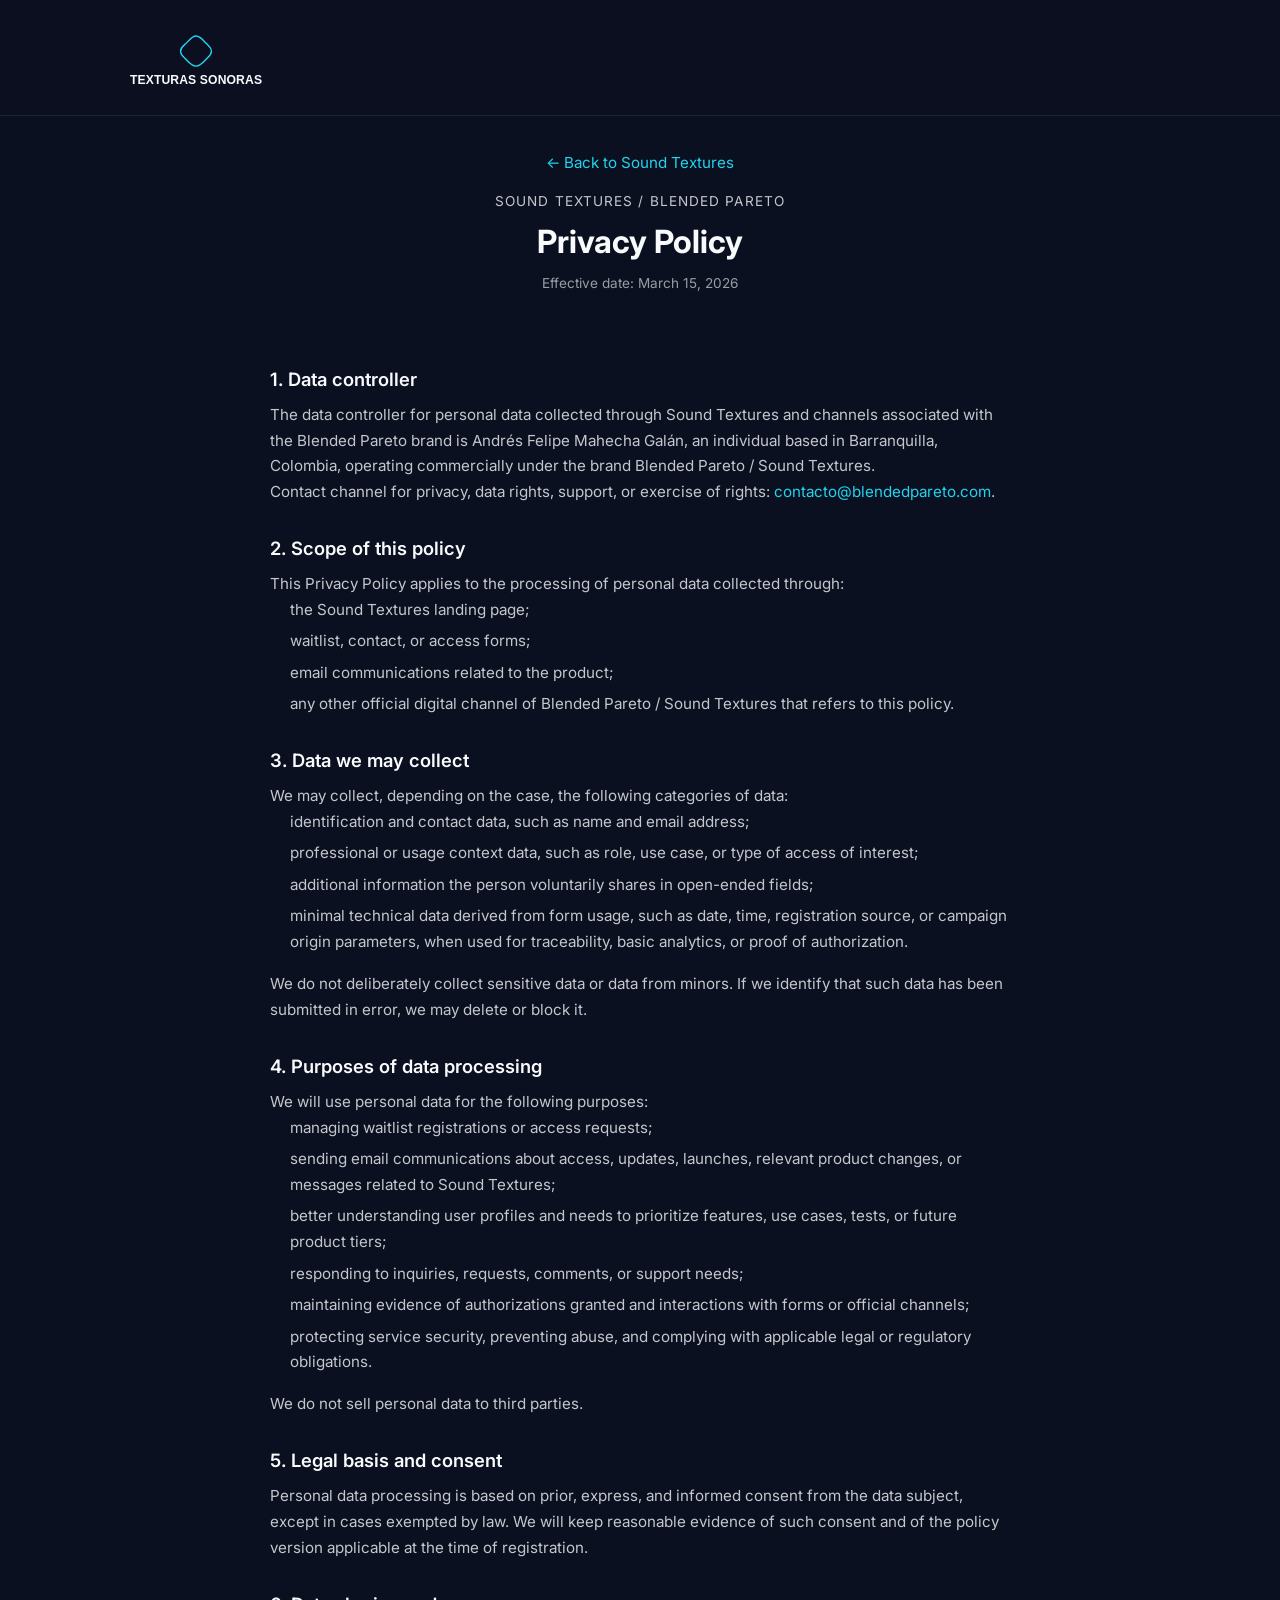
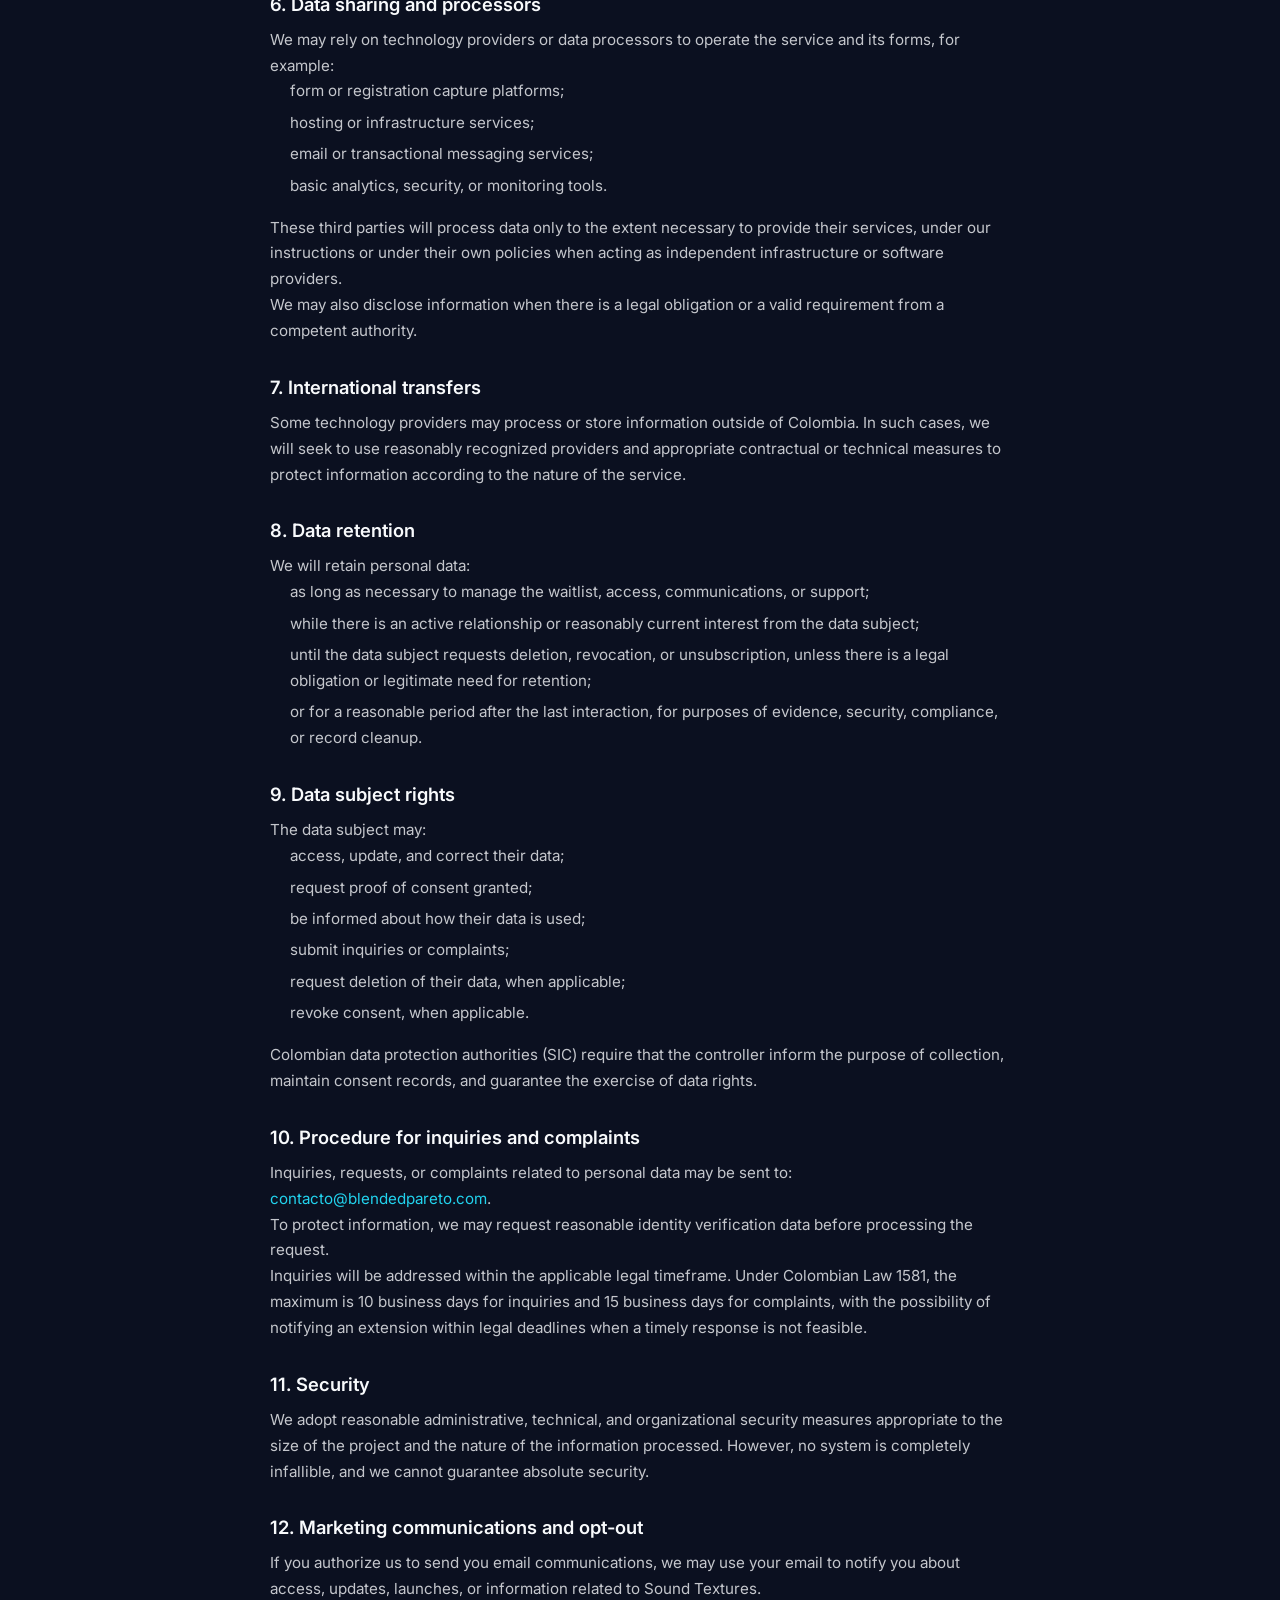
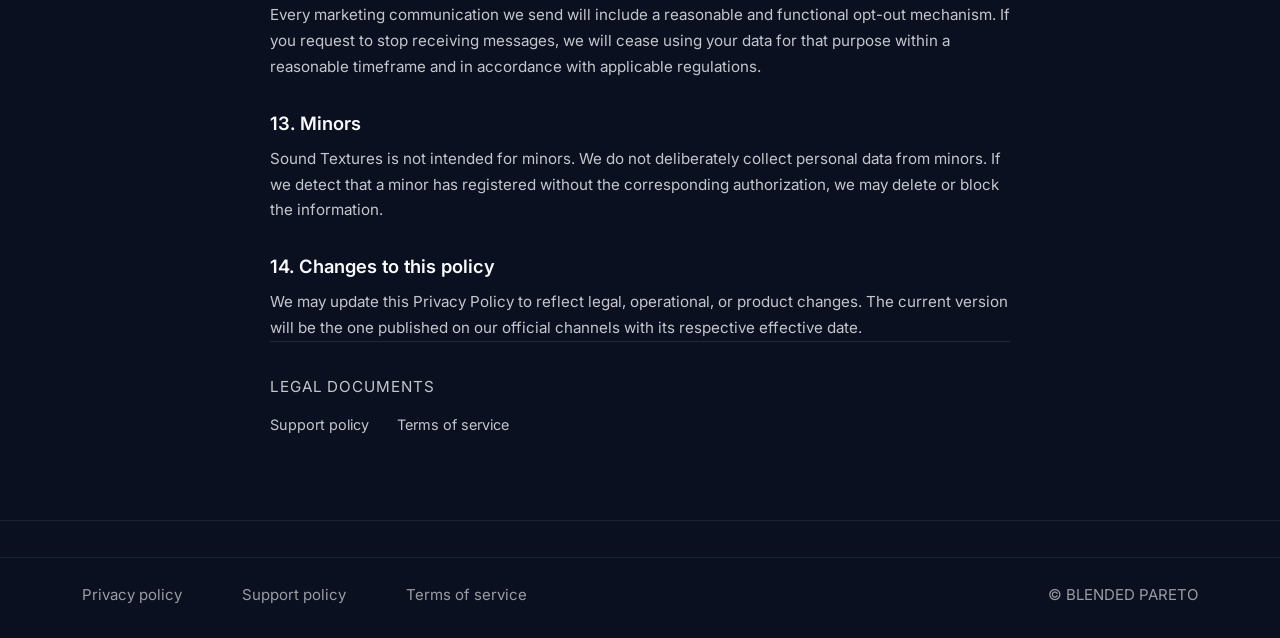
<file: landing/texturas-sonoras/en/privacy-policy.html>
<!DOCTYPE html>
<html lang="en">
  <head>
    <meta charset="UTF-8" />
    <!-- Google tag (gtag.js) -->
    <script async src="https://www.googletagmanager.com/gtag/js?id=G-YGXPNLFWM4"></script>
    <script>
      window.dataLayer = window.dataLayer || [];
      function gtag(){dataLayer.push(arguments);}
      gtag('js', new Date());
      gtag('config', 'G-YGXPNLFWM4');
    </script>
    <meta http-equiv="X-UA-Compatible" content="IE=edge" />
    <meta name="viewport" content="width=device-width, initial-scale=1.0" />
    <title>Privacy Policy | Sound Textures</title>
    <meta name="description" content="Privacy Policy of Sound Textures / Blended Pareto." />

    <link rel="shortcut icon" href="../assets/images/texturas_sonoras_favicon.ico" type="image/svg" />
    <link rel="stylesheet" href="../assets/css/bootstrap.min.css" />
    <link rel="stylesheet" href="../assets/css/lineicons.css" />
    <link rel="stylesheet" href="../assets/css/ud-styles.css" />
    <style>
      .legal-back { display: inline-block; margin: 2rem 0 1rem; color: var(--bp-cyan); text-decoration: none; font-size: 0.95rem; }
      .legal-back:hover { text-decoration: underline; color: var(--bp-cyan); }
      .legal-hero { padding: 120px 0 40px; text-align: center; }
      .legal-hero h1 { color: var(--bp-text); font-size: 2rem; font-weight: 700; margin-bottom: 0.5rem; }
      .legal-hero .kicker { color: var(--bp-text-soft); font-size: 0.85rem; text-transform: uppercase; letter-spacing: 0.08em; display: block; margin-bottom: 0.75rem; }
      .legal-hero .date { color: var(--bp-text-faint); font-size: 0.85rem; margin: 0; }
      .legal-content { padding: 0 0 60px; }
      .legal-article { max-width: 740px; margin: 0 auto; }
      .legal-article h2 { color: var(--bp-text); font-size: 1.15rem; font-weight: 600; margin: 2rem 0 0.75rem; }
      .legal-article p, .legal-article li { color: var(--bp-text-soft); font-size: 0.95rem; line-height: 1.7; }
      .legal-article ul { padding-left: 1.25rem; margin-bottom: 1rem; }
      .legal-article li { margin-bottom: 0.35rem; }
      .legal-article a { color: var(--bp-cyan); }
      .legal-nav { max-width: 740px; margin: 0 auto; padding: 2rem 0 1rem; border-top: 1px solid var(--bp-border); }
      .legal-nav-title { color: var(--bp-text-faint); font-size: 0.8rem; text-transform: uppercase; letter-spacing: 0.06em; margin-bottom: 0.75rem; }
      .legal-nav a { display: inline-block; color: var(--bp-text-soft); text-decoration: none; font-size: 0.9rem; margin-right: 1.5rem; margin-bottom: 0.5rem; }
      .legal-nav a:hover { color: var(--bp-cyan); }
    </style>
  </head>
  <body>
    <header class="ud-header">
      <div class="container">
        <div class="row">
          <div class="col-lg-12">
            <nav class="navbar navbar-expand-lg">
              <a class="navbar-brand" href="index.html">
                <img src="../assets/images/logo/texturas_sonoras_logo_con_texto_invertido.svg" alt="Sound Textures" />
              </a>
            </nav>
          </div>
        </div>
      </div>
    </header>

    <main>
      <section class="legal-hero">
        <div class="container">
          <a href="index.html" class="legal-back">&larr; Back to Sound Textures</a>
          <span class="kicker">Sound Textures / Blended Pareto</span>
          <h1>Privacy Policy</h1>
          <p class="date">Effective date: March 15, 2026</p>
        </div>
      </section>

      <section class="legal-content">
        <div class="container">
          <article class="legal-article">
            <section>
              <h2>1. Data controller</h2>
              <p>
                The data controller for personal data collected through Sound Textures and channels
                associated with the Blended Pareto brand is Andr&eacute;s Felipe Mahecha Gal&aacute;n,
                an individual based in Barranquilla, Colombia, operating commercially under the brand
                Blended Pareto / Sound Textures.
              </p>
              <p>
                Contact channel for privacy, data rights, support, or exercise of rights:
                <a href="mailto:contacto@blendedpareto.com">contacto@blendedpareto.com</a>.
              </p>
            </section>

            <section>
              <h2>2. Scope of this policy</h2>
              <p>
                This Privacy Policy applies to the processing of personal data collected through:
              </p>
              <ul>
                <li>the Sound Textures landing page;</li>
                <li>waitlist, contact, or access forms;</li>
                <li>email communications related to the product;</li>
                <li>
                  any other official digital channel of Blended Pareto / Sound Textures that refers
                  to this policy.
                </li>
              </ul>
            </section>

            <section>
              <h2>3. Data we may collect</h2>
              <p>
                We may collect, depending on the case, the following categories of data:
              </p>
              <ul>
                <li>identification and contact data, such as name and email address;</li>
                <li>
                  professional or usage context data, such as role, use case, or type of access
                  of interest;
                </li>
                <li>
                  additional information the person voluntarily shares in open-ended fields;
                </li>
                <li>
                  minimal technical data derived from form usage, such as date, time, registration
                  source, or campaign origin parameters, when used for traceability, basic
                  analytics, or proof of authorization.
                </li>
              </ul>
              <p>
                We do not deliberately collect sensitive data or data from minors. If we identify
                that such data has been submitted in error, we may delete or block it.
              </p>
            </section>

            <section>
              <h2>4. Purposes of data processing</h2>
              <p>We will use personal data for the following purposes:</p>
              <ul>
                <li>managing waitlist registrations or access requests;</li>
                <li>
                  sending email communications about access, updates, launches, relevant product
                  changes, or messages related to Sound Textures;
                </li>
                <li>
                  better understanding user profiles and needs to prioritize features, use cases,
                  tests, or future product tiers;
                </li>
                <li>responding to inquiries, requests, comments, or support needs;</li>
                <li>
                  maintaining evidence of authorizations granted and interactions with forms or
                  official channels;
                </li>
                <li>
                  protecting service security, preventing abuse, and complying with applicable
                  legal or regulatory obligations.
                </li>
              </ul>
              <p>We do not sell personal data to third parties.</p>
            </section>

            <section>
              <h2>5. Legal basis and consent</h2>
              <p>
                Personal data processing is based on prior, express, and informed consent from the
                data subject, except in cases exempted by law. We will keep reasonable evidence of
                such consent and of the policy version applicable at the time of registration.
              </p>
            </section>

            <section>
              <h2>6. Data sharing and processors</h2>
              <p>
                We may rely on technology providers or data processors to operate the service and
                its forms, for example:
              </p>
              <ul>
                <li>form or registration capture platforms;</li>
                <li>hosting or infrastructure services;</li>
                <li>email or transactional messaging services;</li>
                <li>basic analytics, security, or monitoring tools.</li>
              </ul>
              <p>
                These third parties will process data only to the extent necessary to provide their
                services, under our instructions or under their own policies when acting as
                independent infrastructure or software providers.
              </p>
              <p>
                We may also disclose information when there is a legal obligation or a valid
                requirement from a competent authority.
              </p>
            </section>

            <section>
              <h2>7. International transfers</h2>
              <p>
                Some technology providers may process or store information outside of Colombia. In
                such cases, we will seek to use reasonably recognized providers and appropriate
                contractual or technical measures to protect information according to the nature of
                the service.
              </p>
            </section>

            <section>
              <h2>8. Data retention</h2>
              <p>We will retain personal data:</p>
              <ul>
                <li>
                  as long as necessary to manage the waitlist, access, communications, or support;
                </li>
                <li>
                  while there is an active relationship or reasonably current interest from the
                  data subject;
                </li>
                <li>
                  until the data subject requests deletion, revocation, or unsubscription, unless
                  there is a legal obligation or legitimate need for retention;
                </li>
                <li>
                  or for a reasonable period after the last interaction, for purposes of evidence,
                  security, compliance, or record cleanup.
                </li>
              </ul>
            </section>

            <section>
              <h2>9. Data subject rights</h2>
              <p>The data subject may:</p>
              <ul>
                <li>access, update, and correct their data;</li>
                <li>request proof of consent granted;</li>
                <li>be informed about how their data is used;</li>
                <li>submit inquiries or complaints;</li>
                <li>request deletion of their data, when applicable;</li>
                <li>revoke consent, when applicable.</li>
              </ul>
              <p>
                Colombian data protection authorities (SIC) require that the controller inform the
                purpose of collection, maintain consent records, and guarantee the exercise of data
                rights.
              </p>
            </section>

            <section>
              <h2>10. Procedure for inquiries and complaints</h2>
              <p>
                Inquiries, requests, or complaints related to personal data may be sent to:
                <a href="mailto:contacto@blendedpareto.com">contacto@blendedpareto.com</a>.
              </p>
              <p>
                To protect information, we may request reasonable identity verification data before
                processing the request.
              </p>
              <p>
                Inquiries will be addressed within the applicable legal timeframe. Under Colombian
                Law 1581, the maximum is 10 business days for inquiries and 15 business days for
                complaints, with the possibility of notifying an extension within legal deadlines
                when a timely response is not feasible.
              </p>
            </section>

            <section>
              <h2>11. Security</h2>
              <p>
                We adopt reasonable administrative, technical, and organizational security measures
                appropriate to the size of the project and the nature of the information processed.
                However, no system is completely infallible, and we cannot guarantee absolute
                security.
              </p>
            </section>

            <section>
              <h2>12. Marketing communications and opt-out</h2>
              <p>
                If you authorize us to send you email communications, we may use your email to
                notify you about access, updates, launches, or information related to Sound
                Textures.
              </p>
              <p>
                Every marketing communication we send will include a reasonable and functional
                opt-out mechanism. If you request to stop receiving messages, we will cease using
                your data for that purpose within a reasonable timeframe and in accordance with
                applicable regulations.
              </p>
            </section>

            <section>
              <h2>13. Minors</h2>
              <p>
                Sound Textures is not intended for minors. We do not deliberately collect personal
                data from minors. If we detect that a minor has registered without the corresponding
                authorization, we may delete or block the information.
              </p>
            </section>

            <section>
              <h2>14. Changes to this policy</h2>
              <p>
                We may update this Privacy Policy to reflect legal, operational, or product changes.
                The current version will be the one published on our official channels with its
                respective effective date.
              </p>
            </section>

            <div class="legal-nav">
              <p class="legal-nav-title">Legal documents</p>
              <a href="support-policy.html">Support policy</a>
              <a href="terms-of-service.html">Terms of service</a>
            </div>
          </article>
        </div>
      </section>
    </main>

    <footer class="ud-footer">
      <div class="ud-footer-bottom">
        <div class="container">
          <div class="row">
            <div class="col-md-8">
              <ul class="ud-footer-bottom-left">
                <li><a href="privacy-policy.html"><span>Privacy policy</span></a></li>
                <li><a href="support-policy.html"><span>Support policy</span></a></li>
                <li><a href="terms-of-service.html"><span>Terms of service</span></a></li>
              </ul>
            </div>
            <div class="col-md-4">
              <p class="ud-footer-bottom-right">&copy; BLENDED PARETO</p>
            </div>
          </div>
        </div>
      </div>
    </footer>
  </body>
</html>
</file>
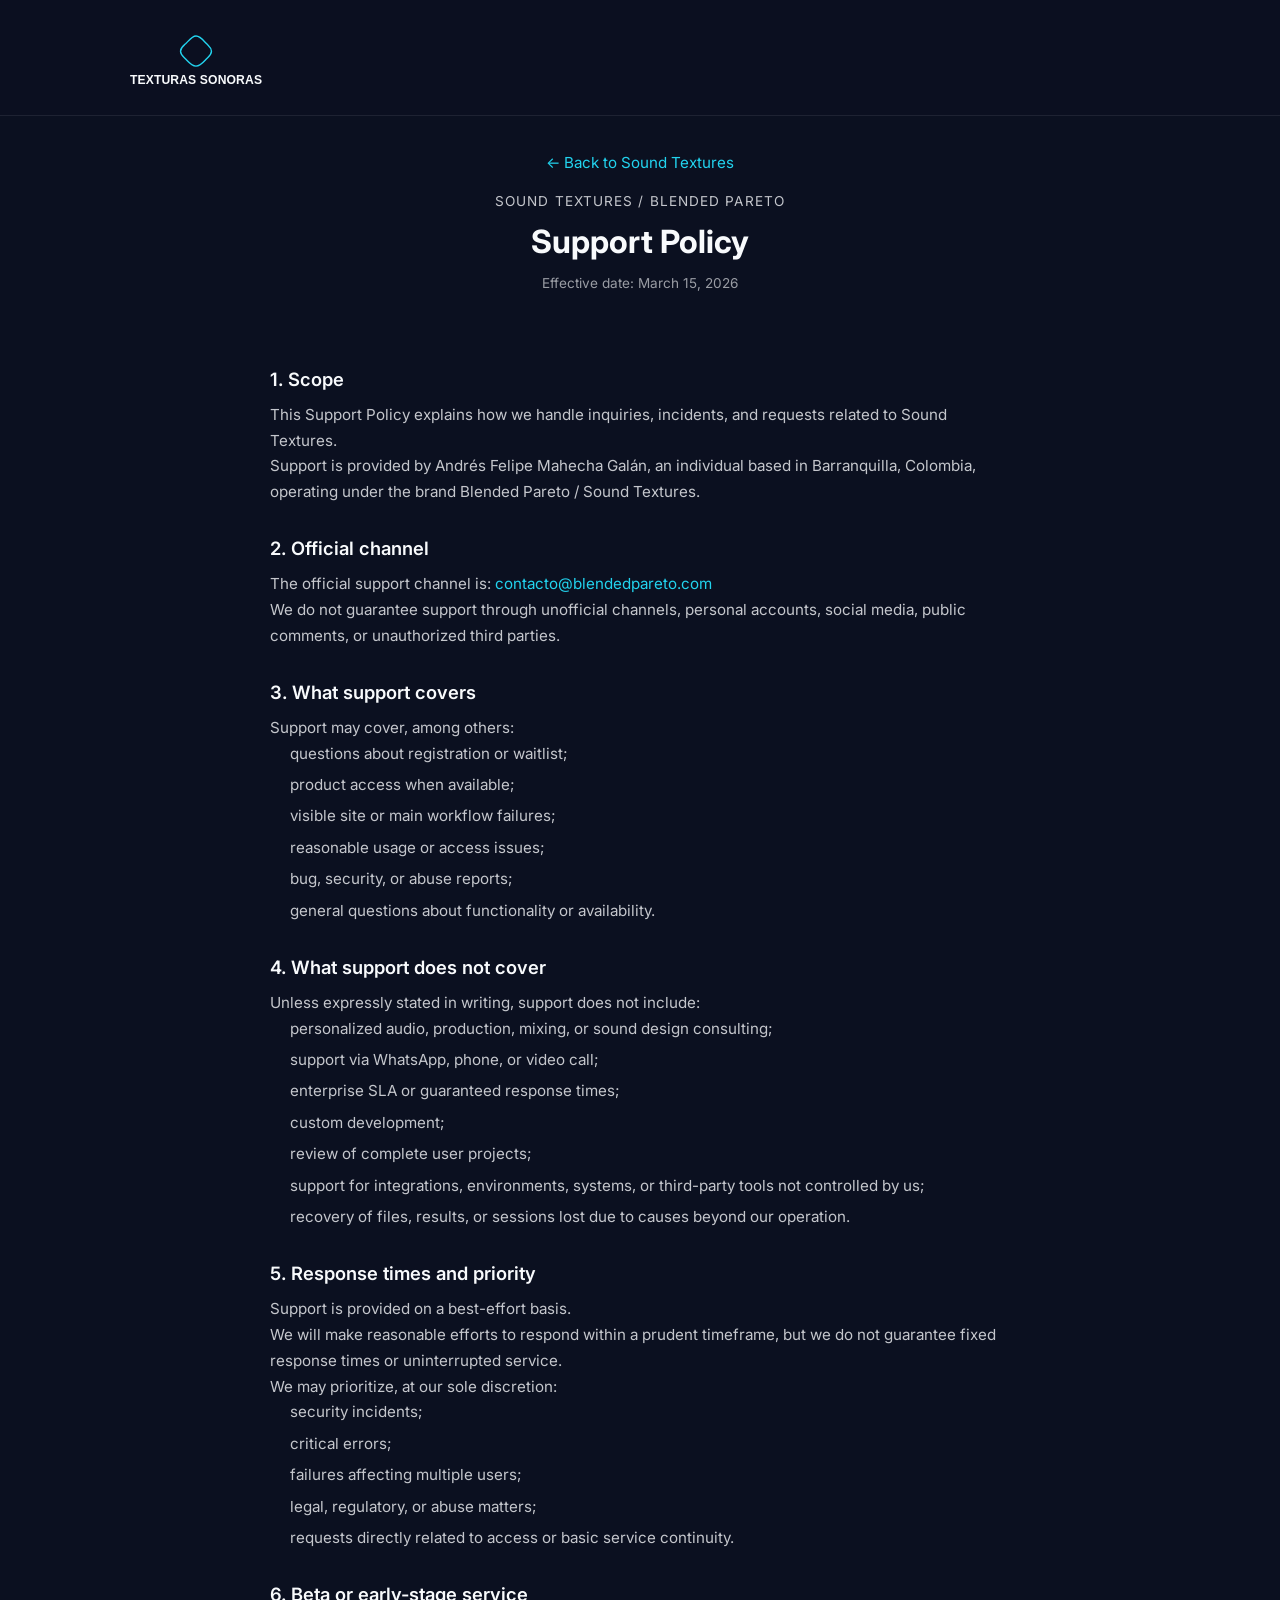
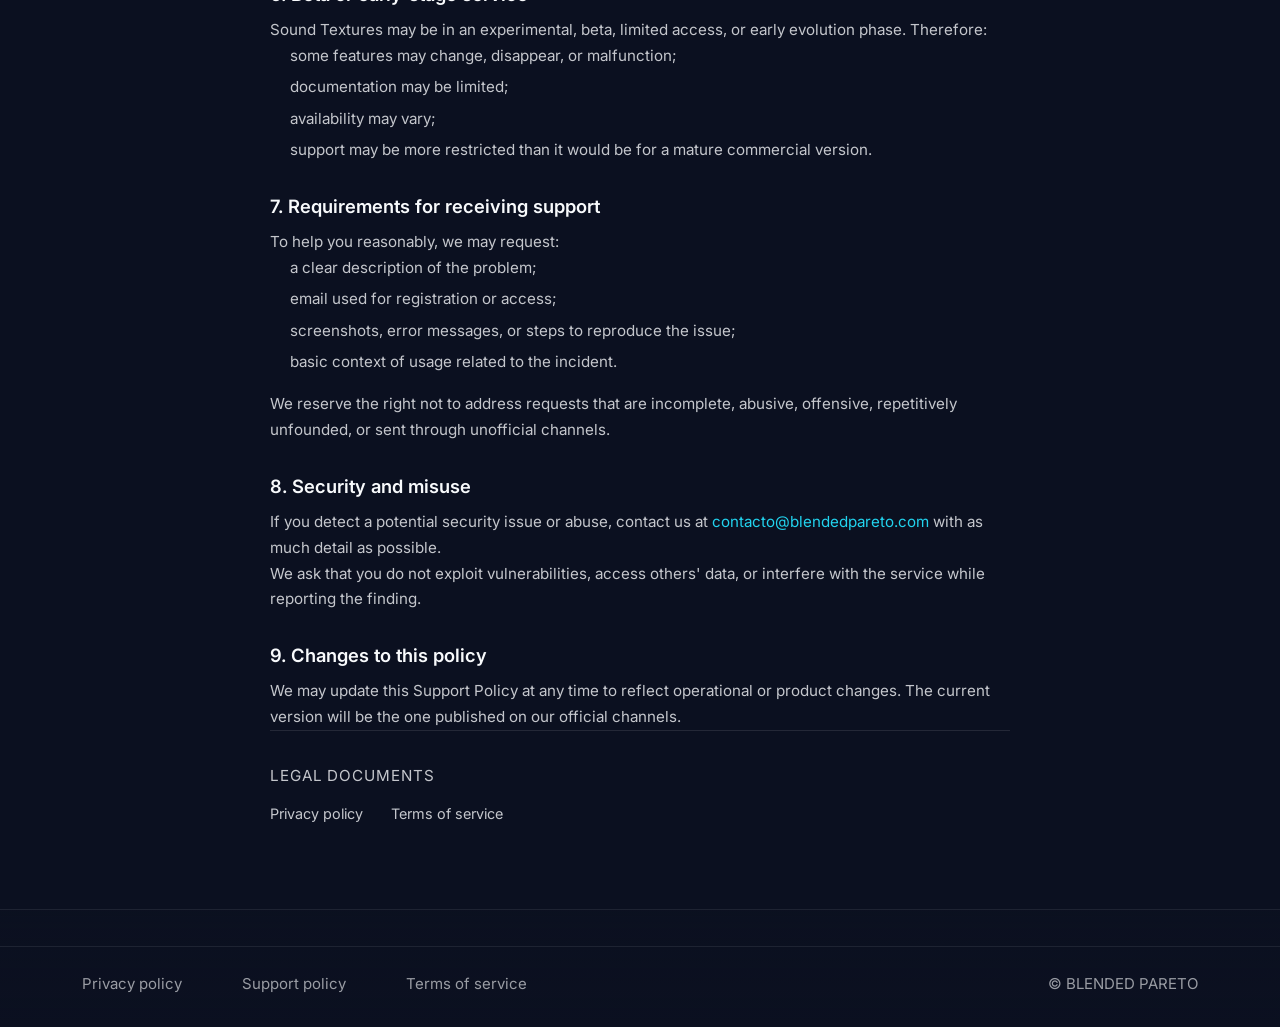
<file: landing/texturas-sonoras/en/support-policy.html>
<!DOCTYPE html>
<html lang="en">
  <head>
    <meta charset="UTF-8" />
    <!-- Google tag (gtag.js) -->
    <script async src="https://www.googletagmanager.com/gtag/js?id=G-YGXPNLFWM4"></script>
    <script>
      window.dataLayer = window.dataLayer || [];
      function gtag(){dataLayer.push(arguments);}
      gtag('js', new Date());
      gtag('config', 'G-YGXPNLFWM4');
    </script>
    <meta http-equiv="X-UA-Compatible" content="IE=edge" />
    <meta name="viewport" content="width=device-width, initial-scale=1.0" />
    <title>Support Policy | Sound Textures</title>
    <meta name="description" content="Support Policy of Sound Textures / Blended Pareto." />

    <link rel="shortcut icon" href="../assets/images/texturas_sonoras_favicon.ico" type="image/svg" />
    <link rel="stylesheet" href="../assets/css/bootstrap.min.css" />
    <link rel="stylesheet" href="../assets/css/lineicons.css" />
    <link rel="stylesheet" href="../assets/css/ud-styles.css" />
    <style>
      .legal-back { display: inline-block; margin: 2rem 0 1rem; color: var(--bp-cyan); text-decoration: none; font-size: 0.95rem; }
      .legal-back:hover { text-decoration: underline; color: var(--bp-cyan); }
      .legal-hero { padding: 120px 0 40px; text-align: center; }
      .legal-hero h1 { color: var(--bp-text); font-size: 2rem; font-weight: 700; margin-bottom: 0.5rem; }
      .legal-hero .kicker { color: var(--bp-text-soft); font-size: 0.85rem; text-transform: uppercase; letter-spacing: 0.08em; display: block; margin-bottom: 0.75rem; }
      .legal-hero .date { color: var(--bp-text-faint); font-size: 0.85rem; margin: 0; }
      .legal-content { padding: 0 0 60px; }
      .legal-article { max-width: 740px; margin: 0 auto; }
      .legal-article h2 { color: var(--bp-text); font-size: 1.15rem; font-weight: 600; margin: 2rem 0 0.75rem; }
      .legal-article p, .legal-article li { color: var(--bp-text-soft); font-size: 0.95rem; line-height: 1.7; }
      .legal-article ul { padding-left: 1.25rem; margin-bottom: 1rem; }
      .legal-article li { margin-bottom: 0.35rem; }
      .legal-article a { color: var(--bp-cyan); }
      .legal-nav { max-width: 740px; margin: 0 auto; padding: 2rem 0 1rem; border-top: 1px solid var(--bp-border); }
      .legal-nav-title { color: var(--bp-text-faint); font-size: 0.8rem; text-transform: uppercase; letter-spacing: 0.06em; margin-bottom: 0.75rem; }
      .legal-nav a { display: inline-block; color: var(--bp-text-soft); text-decoration: none; font-size: 0.9rem; margin-right: 1.5rem; margin-bottom: 0.5rem; }
      .legal-nav a:hover { color: var(--bp-cyan); }
    </style>
  </head>
  <body>
    <header class="ud-header">
      <div class="container">
        <div class="row">
          <div class="col-lg-12">
            <nav class="navbar navbar-expand-lg">
              <a class="navbar-brand" href="index.html">
                <img src="../assets/images/logo/texturas_sonoras_logo_con_texto_invertido.svg" alt="Sound Textures" />
              </a>
            </nav>
          </div>
        </div>
      </div>
    </header>

    <main>
      <section class="legal-hero">
        <div class="container">
          <a href="index.html" class="legal-back">&larr; Back to Sound Textures</a>
          <span class="kicker">Sound Textures / Blended Pareto</span>
          <h1>Support Policy</h1>
          <p class="date">Effective date: March 15, 2026</p>
        </div>
      </section>

      <section class="legal-content">
        <div class="container">
          <article class="legal-article">
            <section>
              <h2>1. Scope</h2>
              <p>
                This Support Policy explains how we handle inquiries, incidents, and requests
                related to Sound Textures.
              </p>
              <p>
                Support is provided by Andr&eacute;s Felipe Mahecha Gal&aacute;n, an individual
                based in Barranquilla, Colombia, operating under the brand Blended Pareto /
                Sound Textures.
              </p>
            </section>

            <section>
              <h2>2. Official channel</h2>
              <p>
                The official support channel is:
                <a href="mailto:contacto@blendedpareto.com">contacto@blendedpareto.com</a>
              </p>
              <p>
                We do not guarantee support through unofficial channels, personal accounts, social
                media, public comments, or unauthorized third parties.
              </p>
            </section>

            <section>
              <h2>3. What support covers</h2>
              <p>Support may cover, among others:</p>
              <ul>
                <li>questions about registration or waitlist;</li>
                <li>product access when available;</li>
                <li>visible site or main workflow failures;</li>
                <li>reasonable usage or access issues;</li>
                <li>bug, security, or abuse reports;</li>
                <li>general questions about functionality or availability.</li>
              </ul>
            </section>

            <section>
              <h2>4. What support does not cover</h2>
              <p>
                Unless expressly stated in writing, support does not include:
              </p>
              <ul>
                <li>personalized audio, production, mixing, or sound design consulting;</li>
                <li>support via WhatsApp, phone, or video call;</li>
                <li>enterprise SLA or guaranteed response times;</li>
                <li>custom development;</li>
                <li>review of complete user projects;</li>
                <li>
                  support for integrations, environments, systems, or third-party tools not
                  controlled by us;
                </li>
                <li>
                  recovery of files, results, or sessions lost due to causes beyond our operation.
                </li>
              </ul>
            </section>

            <section>
              <h2>5. Response times and priority</h2>
              <p>Support is provided on a best-effort basis.</p>
              <p>
                We will make reasonable efforts to respond within a prudent timeframe, but we do not
                guarantee fixed response times or uninterrupted service.
              </p>
              <p>We may prioritize, at our sole discretion:</p>
              <ul>
                <li>security incidents;</li>
                <li>critical errors;</li>
                <li>failures affecting multiple users;</li>
                <li>legal, regulatory, or abuse matters;</li>
                <li>
                  requests directly related to access or basic service continuity.
                </li>
              </ul>
            </section>

            <section>
              <h2>6. Beta or early-stage service</h2>
              <p>
                Sound Textures may be in an experimental, beta, limited access, or early evolution
                phase. Therefore:
              </p>
              <ul>
                <li>some features may change, disappear, or malfunction;</li>
                <li>documentation may be limited;</li>
                <li>availability may vary;</li>
                <li>
                  support may be more restricted than it would be for a mature commercial version.
                </li>
              </ul>
            </section>

            <section>
              <h2>7. Requirements for receiving support</h2>
              <p>To help you reasonably, we may request:</p>
              <ul>
                <li>a clear description of the problem;</li>
                <li>email used for registration or access;</li>
                <li>screenshots, error messages, or steps to reproduce the issue;</li>
                <li>basic context of usage related to the incident.</li>
              </ul>
              <p>
                We reserve the right not to address requests that are incomplete, abusive,
                offensive, repetitively unfounded, or sent through unofficial channels.
              </p>
            </section>

            <section>
              <h2>8. Security and misuse</h2>
              <p>
                If you detect a potential security issue or abuse, contact us at
                <a href="mailto:contacto@blendedpareto.com">contacto@blendedpareto.com</a> with
                as much detail as possible.
              </p>
              <p>
                We ask that you do not exploit vulnerabilities, access others' data, or interfere
                with the service while reporting the finding.
              </p>
            </section>

            <section>
              <h2>9. Changes to this policy</h2>
              <p>
                We may update this Support Policy at any time to reflect operational or product
                changes. The current version will be the one published on our official channels.
              </p>
            </section>

            <div class="legal-nav">
              <p class="legal-nav-title">Legal documents</p>
              <a href="privacy-policy.html">Privacy policy</a>
              <a href="terms-of-service.html">Terms of service</a>
            </div>
          </article>
        </div>
      </section>
    </main>

    <footer class="ud-footer">
      <div class="ud-footer-bottom">
        <div class="container">
          <div class="row">
            <div class="col-md-8">
              <ul class="ud-footer-bottom-left">
                <li><a href="privacy-policy.html"><span>Privacy policy</span></a></li>
                <li><a href="support-policy.html"><span>Support policy</span></a></li>
                <li><a href="terms-of-service.html"><span>Terms of service</span></a></li>
              </ul>
            </div>
            <div class="col-md-4">
              <p class="ud-footer-bottom-right">&copy; BLENDED PARETO</p>
            </div>
          </div>
        </div>
      </div>
    </footer>
  </body>
</html>
</file>
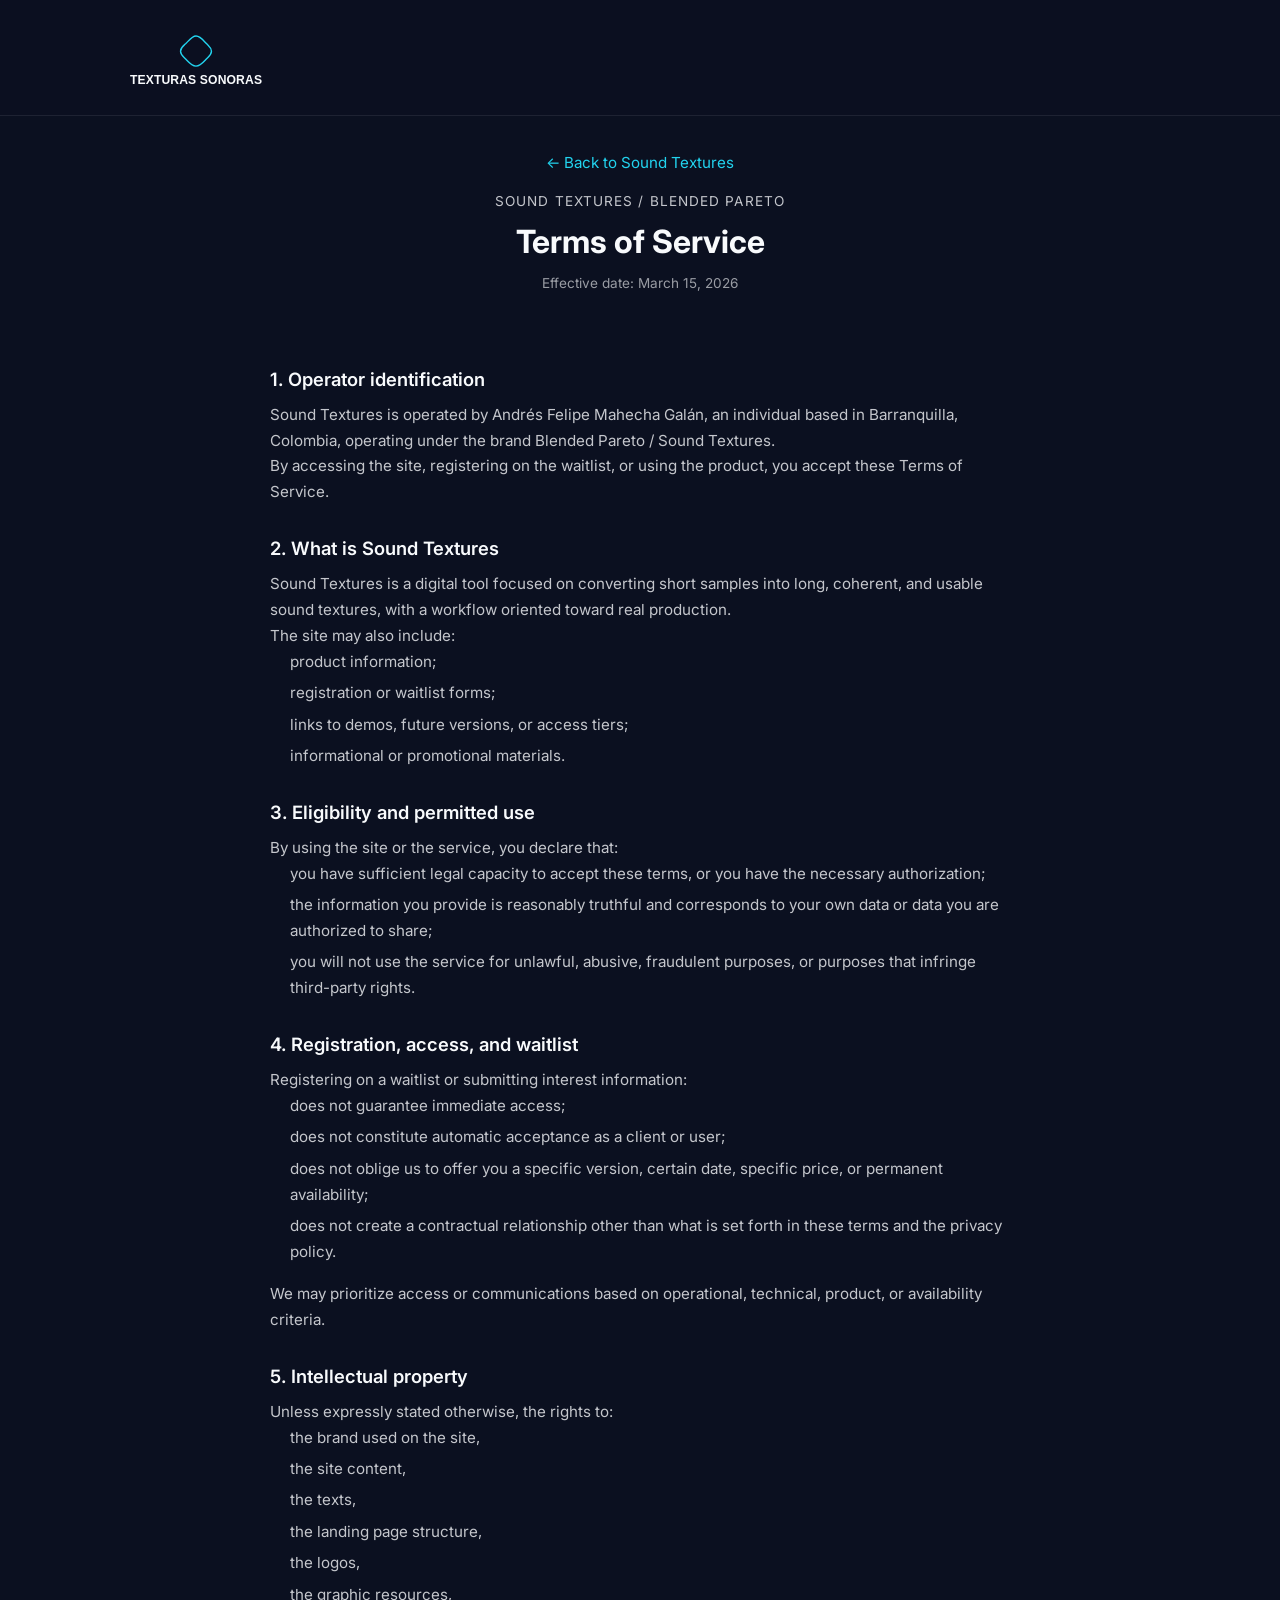
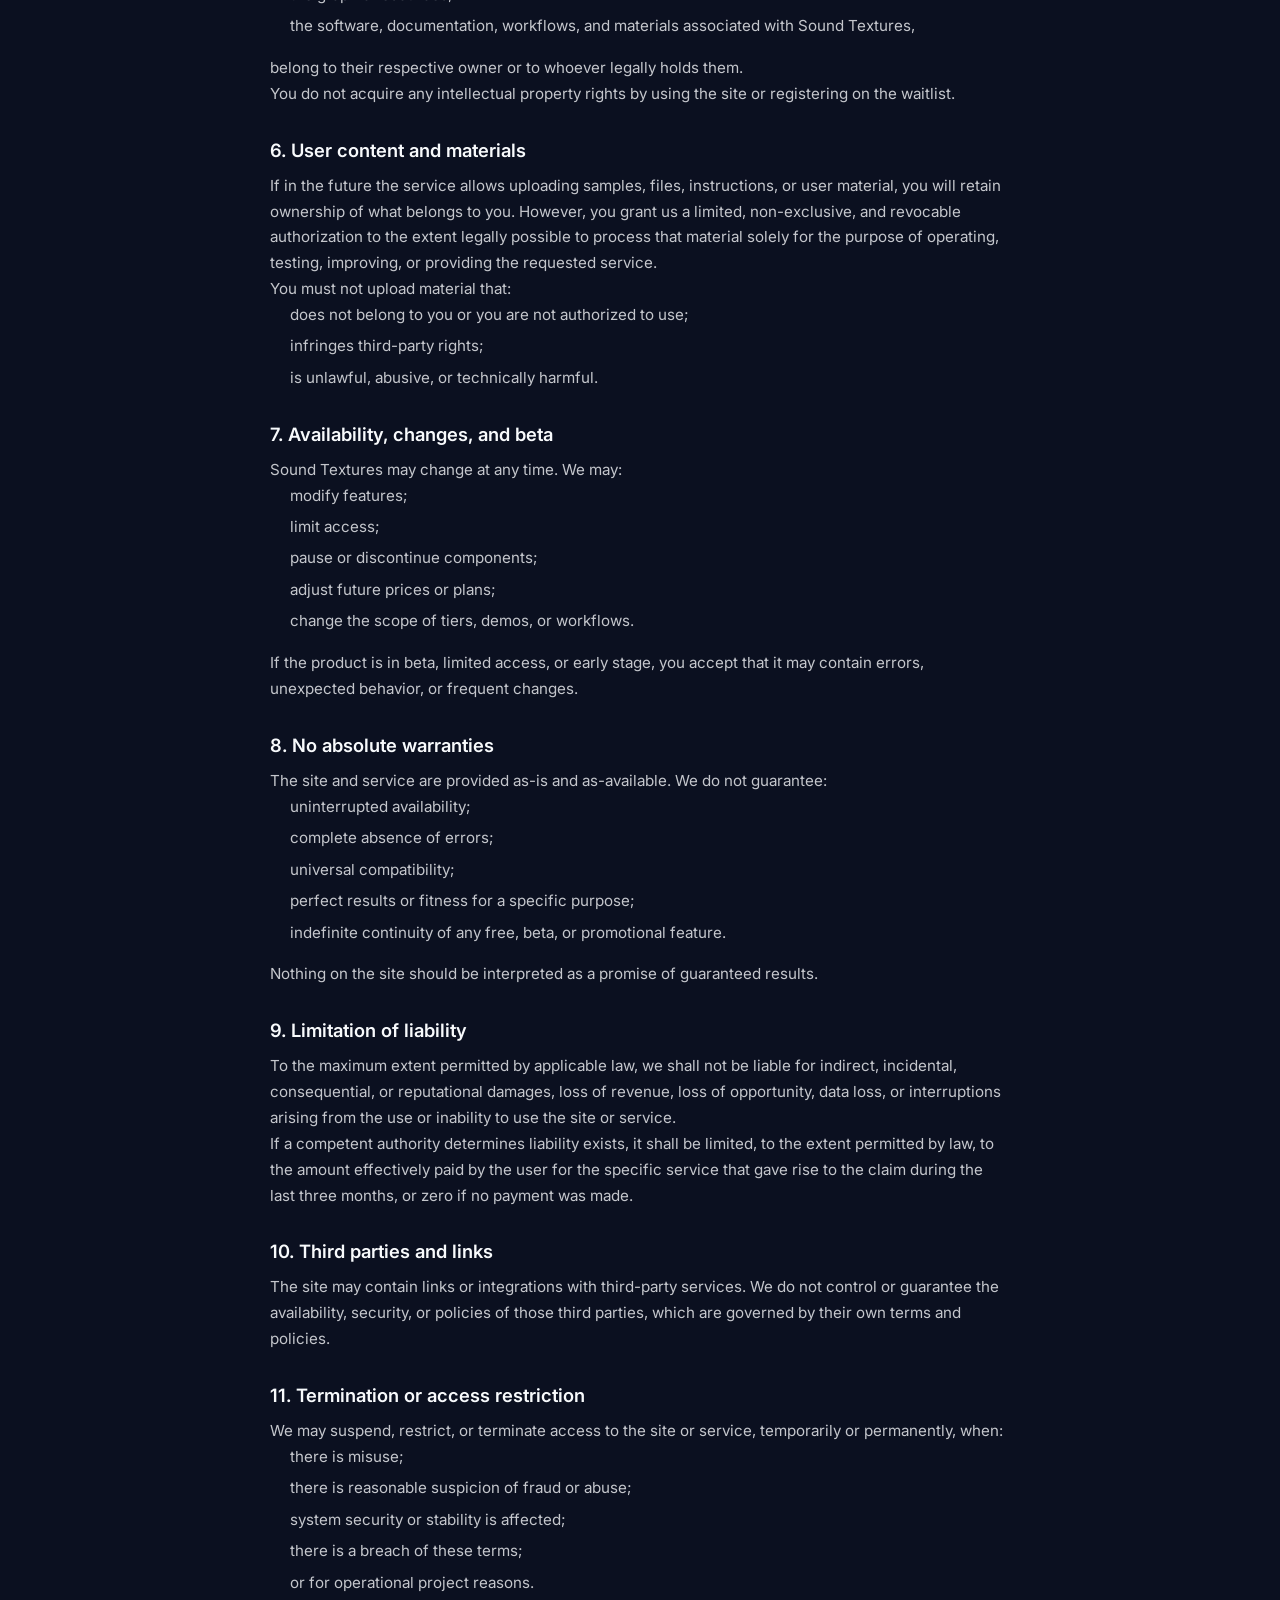
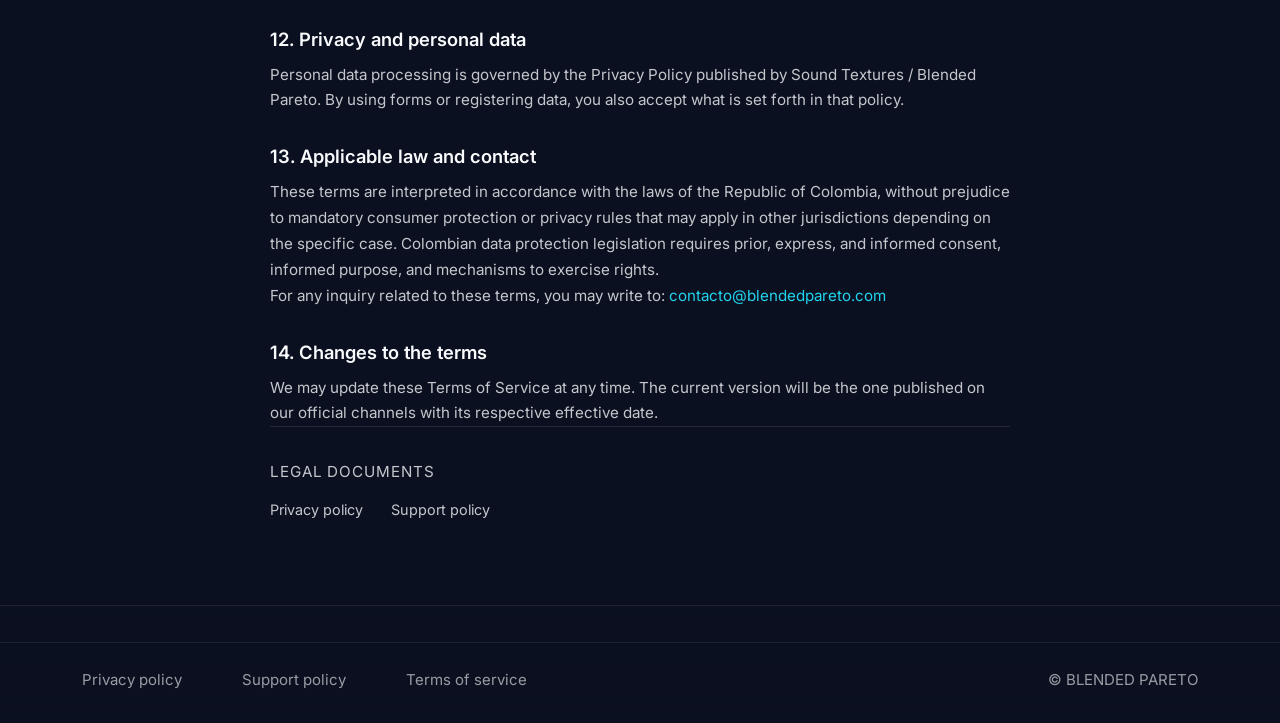
<file: landing/texturas-sonoras/en/terms-of-service.html>
<!DOCTYPE html>
<html lang="en">
  <head>
    <meta charset="UTF-8" />
    <!-- Google tag (gtag.js) -->
    <script async src="https://www.googletagmanager.com/gtag/js?id=G-YGXPNLFWM4"></script>
    <script>
      window.dataLayer = window.dataLayer || [];
      function gtag(){dataLayer.push(arguments);}
      gtag('js', new Date());
      gtag('config', 'G-YGXPNLFWM4');
    </script>
    <meta http-equiv="X-UA-Compatible" content="IE=edge" />
    <meta name="viewport" content="width=device-width, initial-scale=1.0" />
    <title>Terms of Service | Sound Textures</title>
    <meta name="description" content="Terms of Service of Sound Textures / Blended Pareto." />

    <link rel="shortcut icon" href="../assets/images/texturas_sonoras_favicon.ico" type="image/svg" />
    <link rel="stylesheet" href="../assets/css/bootstrap.min.css" />
    <link rel="stylesheet" href="../assets/css/lineicons.css" />
    <link rel="stylesheet" href="../assets/css/ud-styles.css" />
    <style>
      .legal-back { display: inline-block; margin: 2rem 0 1rem; color: var(--bp-cyan); text-decoration: none; font-size: 0.95rem; }
      .legal-back:hover { text-decoration: underline; color: var(--bp-cyan); }
      .legal-hero { padding: 120px 0 40px; text-align: center; }
      .legal-hero h1 { color: var(--bp-text); font-size: 2rem; font-weight: 700; margin-bottom: 0.5rem; }
      .legal-hero .kicker { color: var(--bp-text-soft); font-size: 0.85rem; text-transform: uppercase; letter-spacing: 0.08em; display: block; margin-bottom: 0.75rem; }
      .legal-hero .date { color: var(--bp-text-faint); font-size: 0.85rem; margin: 0; }
      .legal-content { padding: 0 0 60px; }
      .legal-article { max-width: 740px; margin: 0 auto; }
      .legal-article h2 { color: var(--bp-text); font-size: 1.15rem; font-weight: 600; margin: 2rem 0 0.75rem; }
      .legal-article p, .legal-article li { color: var(--bp-text-soft); font-size: 0.95rem; line-height: 1.7; }
      .legal-article ul { padding-left: 1.25rem; margin-bottom: 1rem; }
      .legal-article li { margin-bottom: 0.35rem; }
      .legal-article a { color: var(--bp-cyan); }
      .legal-nav { max-width: 740px; margin: 0 auto; padding: 2rem 0 1rem; border-top: 1px solid var(--bp-border); }
      .legal-nav-title { color: var(--bp-text-faint); font-size: 0.8rem; text-transform: uppercase; letter-spacing: 0.06em; margin-bottom: 0.75rem; }
      .legal-nav a { display: inline-block; color: var(--bp-text-soft); text-decoration: none; font-size: 0.9rem; margin-right: 1.5rem; margin-bottom: 0.5rem; }
      .legal-nav a:hover { color: var(--bp-cyan); }
    </style>
  </head>
  <body>
    <header class="ud-header">
      <div class="container">
        <div class="row">
          <div class="col-lg-12">
            <nav class="navbar navbar-expand-lg">
              <a class="navbar-brand" href="index.html">
                <img src="../assets/images/logo/texturas_sonoras_logo_con_texto_invertido.svg" alt="Sound Textures" />
              </a>
            </nav>
          </div>
        </div>
      </div>
    </header>

    <main>
      <section class="legal-hero">
        <div class="container">
          <a href="index.html" class="legal-back">&larr; Back to Sound Textures</a>
          <span class="kicker">Sound Textures / Blended Pareto</span>
          <h1>Terms of Service</h1>
          <p class="date">Effective date: March 15, 2026</p>
        </div>
      </section>

      <section class="legal-content">
        <div class="container">
          <article class="legal-article">
            <section>
              <h2>1. Operator identification</h2>
              <p>
                Sound Textures is operated by Andr&eacute;s Felipe Mahecha Gal&aacute;n, an
                individual based in Barranquilla, Colombia, operating under the brand Blended
                Pareto / Sound Textures.
              </p>
              <p>
                By accessing the site, registering on the waitlist, or using the product, you
                accept these Terms of Service.
              </p>
            </section>

            <section>
              <h2>2. What is Sound Textures</h2>
              <p>
                Sound Textures is a digital tool focused on converting short samples into long,
                coherent, and usable sound textures, with a workflow oriented toward real
                production.
              </p>
              <p>The site may also include:</p>
              <ul>
                <li>product information;</li>
                <li>registration or waitlist forms;</li>
                <li>links to demos, future versions, or access tiers;</li>
                <li>informational or promotional materials.</li>
              </ul>
            </section>

            <section>
              <h2>3. Eligibility and permitted use</h2>
              <p>By using the site or the service, you declare that:</p>
              <ul>
                <li>
                  you have sufficient legal capacity to accept these terms, or you have the
                  necessary authorization;
                </li>
                <li>
                  the information you provide is reasonably truthful and corresponds to your own
                  data or data you are authorized to share;
                </li>
                <li>
                  you will not use the service for unlawful, abusive, fraudulent purposes, or
                  purposes that infringe third-party rights.
                </li>
              </ul>
            </section>

            <section>
              <h2>4. Registration, access, and waitlist</h2>
              <p>Registering on a waitlist or submitting interest information:</p>
              <ul>
                <li>does not guarantee immediate access;</li>
                <li>does not constitute automatic acceptance as a client or user;</li>
                <li>
                  does not oblige us to offer you a specific version, certain date, specific price,
                  or permanent availability;
                </li>
                <li>
                  does not create a contractual relationship other than what is set forth in these
                  terms and the privacy policy.
                </li>
              </ul>
              <p>
                We may prioritize access or communications based on operational, technical, product,
                or availability criteria.
              </p>
            </section>

            <section>
              <h2>5. Intellectual property</h2>
              <p>Unless expressly stated otherwise, the rights to:</p>
              <ul>
                <li>the brand used on the site,</li>
                <li>the site content,</li>
                <li>the texts,</li>
                <li>the landing page structure,</li>
                <li>the logos,</li>
                <li>the graphic resources,</li>
                <li>
                  the software, documentation, workflows, and materials associated with Sound
                  Textures,
                </li>
              </ul>
              <p>
                belong to their respective owner or to whoever legally holds them.
              </p>
              <p>
                You do not acquire any intellectual property rights by using the site or
                registering on the waitlist.
              </p>
            </section>

            <section>
              <h2>6. User content and materials</h2>
              <p>
                If in the future the service allows uploading samples, files, instructions, or user
                material, you will retain ownership of what belongs to you. However, you grant us a
                limited, non-exclusive, and revocable authorization to the extent legally possible to
                process that material solely for the purpose of operating, testing, improving, or
                providing the requested service.
              </p>
              <p>You must not upload material that:</p>
              <ul>
                <li>does not belong to you or you are not authorized to use;</li>
                <li>infringes third-party rights;</li>
                <li>is unlawful, abusive, or technically harmful.</li>
              </ul>
            </section>

            <section>
              <h2>7. Availability, changes, and beta</h2>
              <p>Sound Textures may change at any time. We may:</p>
              <ul>
                <li>modify features;</li>
                <li>limit access;</li>
                <li>pause or discontinue components;</li>
                <li>adjust future prices or plans;</li>
                <li>change the scope of tiers, demos, or workflows.</li>
              </ul>
              <p>
                If the product is in beta, limited access, or early stage, you accept that it may
                contain errors, unexpected behavior, or frequent changes.
              </p>
            </section>

            <section>
              <h2>8. No absolute warranties</h2>
              <p>
                The site and service are provided as-is and as-available. We do not guarantee:
              </p>
              <ul>
                <li>uninterrupted availability;</li>
                <li>complete absence of errors;</li>
                <li>universal compatibility;</li>
                <li>perfect results or fitness for a specific purpose;</li>
                <li>
                  indefinite continuity of any free, beta, or promotional feature.
                </li>
              </ul>
              <p>
                Nothing on the site should be interpreted as a promise of guaranteed results.
              </p>
            </section>

            <section>
              <h2>9. Limitation of liability</h2>
              <p>
                To the maximum extent permitted by applicable law, we shall not be liable for
                indirect, incidental, consequential, or reputational damages, loss of revenue,
                loss of opportunity, data loss, or interruptions arising from the use or inability
                to use the site or service.
              </p>
              <p>
                If a competent authority determines liability exists, it shall be limited, to the
                extent permitted by law, to the amount effectively paid by the user for the specific
                service that gave rise to the claim during the last three months, or zero if no
                payment was made.
              </p>
            </section>

            <section>
              <h2>10. Third parties and links</h2>
              <p>
                The site may contain links or integrations with third-party services. We do not
                control or guarantee the availability, security, or policies of those third parties,
                which are governed by their own terms and policies.
              </p>
            </section>

            <section>
              <h2>11. Termination or access restriction</h2>
              <p>
                We may suspend, restrict, or terminate access to the site or service, temporarily
                or permanently, when:
              </p>
              <ul>
                <li>there is misuse;</li>
                <li>there is reasonable suspicion of fraud or abuse;</li>
                <li>system security or stability is affected;</li>
                <li>there is a breach of these terms;</li>
                <li>or for operational project reasons.</li>
              </ul>
            </section>

            <section>
              <h2>12. Privacy and personal data</h2>
              <p>
                Personal data processing is governed by the Privacy Policy published by Sound
                Textures / Blended Pareto. By using forms or registering data, you also accept
                what is set forth in that policy.
              </p>
            </section>

            <section>
              <h2>13. Applicable law and contact</h2>
              <p>
                These terms are interpreted in accordance with the laws of the Republic of Colombia,
                without prejudice to mandatory consumer protection or privacy rules that may apply
                in other jurisdictions depending on the specific case. Colombian data protection
                legislation requires prior, express, and informed consent, informed purpose, and
                mechanisms to exercise rights.
              </p>
              <p>
                For any inquiry related to these terms, you may write to:
                <a href="mailto:contacto@blendedpareto.com">contacto@blendedpareto.com</a>
              </p>
            </section>

            <section>
              <h2>14. Changes to the terms</h2>
              <p>
                We may update these Terms of Service at any time. The current version will be the
                one published on our official channels with its respective effective date.
              </p>
            </section>

            <div class="legal-nav">
              <p class="legal-nav-title">Legal documents</p>
              <a href="privacy-policy.html">Privacy policy</a>
              <a href="support-policy.html">Support policy</a>
            </div>
          </article>
        </div>
      </section>
    </main>

    <footer class="ud-footer">
      <div class="ud-footer-bottom">
        <div class="container">
          <div class="row">
            <div class="col-md-8">
              <ul class="ud-footer-bottom-left">
                <li><a href="privacy-policy.html"><span>Privacy policy</span></a></li>
                <li><a href="support-policy.html"><span>Support policy</span></a></li>
                <li><a href="terms-of-service.html"><span>Terms of service</span></a></li>
              </ul>
            </div>
            <div class="col-md-4">
              <p class="ud-footer-bottom-right">&copy; BLENDED PARETO</p>
            </div>
          </div>
        </div>
      </div>
    </footer>
  </body>
</html>
</file>
<file: landing/css/styles.css>
:root {
  --bp-midnight: #0B1020;
  --bp-slate: #1E293B;
  --bp-offwhite: #F8FAFC;
  --bp-cyan: #22D3EE;
  --bp-amber: #F59E0B;
  --bp-muted: rgba(248, 250, 252, 0.45);
  --bp-border: rgba(34, 211, 238, 0.15);
  --font-display: 'Space Grotesk', system-ui, sans-serif;
  --font-body: 'DM Sans', system-ui, sans-serif;
}

*, *::before, *::after {
  margin: 0;
  padding: 0;
  box-sizing: border-box;
}

html, body {
  height: 100%;
  overflow: hidden;
}

body {
  font-family: var(--font-body);
  background-color: var(--bp-midnight);
  color: var(--bp-offwhite);
  -webkit-font-smoothing: antialiased;
  -moz-osx-font-smoothing: grayscale;
}

.bg-grid {
  position: fixed;
  inset: 0;
  z-index: 0;
  opacity: 0.03;
  background-image:
    linear-gradient(rgba(248,250,252,1) 1px, transparent 1px),
    linear-gradient(90deg, rgba(248,250,252,1) 1px, transparent 1px);
  background-size: 60px 60px;
}

.bg-canvas {
  position: fixed;
  top: 0;
  right: 0;
  width: 35vw;
  height: 100%;
  z-index: 1;
}

.masthead {
  position: relative;
  z-index: 2;
  display: flex;
  align-items: center;
  padding-bottom: 12vh;
  height: 100%;
  width: 68vw;
}

.masthead::before {
  content: "";
  position: absolute;
  inset: 0;
  background: linear-gradient(
    135deg,
    rgba(11, 16, 32, 0.97) 0%,
    rgba(30, 41, 59, 0.88) 100%
  );
  transform: skewX(-7deg);
  transform-origin: top right;
  border-right: 1px solid var(--bp-border);
}

.masthead-inner {
  position: relative;
  z-index: 1;
  width: 100%;
  max-width: 680px;
  padding: 0 2rem 0 4rem;
}

.masthead-content {
  animation: fadeInUp 0.8s ease-out both;
}

.logo-wrap {
  margin-bottom: 1rem;
}

.logo {
  height: 140px;
  width: auto;
  display: block;
}

.coming-soon-badge {
  display: inline-block;
  font-family: var(--font-display);
  font-size: 0.65rem;
  font-weight: 600;
  letter-spacing: 0.12em;
  text-transform: uppercase;
  color: var(--bp-cyan);
  border: 1px solid var(--bp-border);
  padding: 0.3rem 0.75rem;
  border-radius: 3px;
  margin-bottom: 0.75rem;
}

.tagline {
  font-family: var(--font-display);
  font-size: clamp(1.6rem, 2.8vw, 2.4rem);
  font-weight: 700;
  letter-spacing: -0.02em;
  line-height: 1.15;
  margin-bottom: 1rem;
  color: var(--bp-offwhite);
  white-space: nowrap;
}

.divider {
  width: 48px;
  height: 2px;
  background: var(--bp-cyan);
  margin-bottom: 1.5rem;
  opacity: 0.6;
}

.desc {
  font-size: 0.95rem;
  line-height: 1.65;
  color: var(--bp-muted);
  max-width: 440px;
  margin-bottom: 1.5rem;
}

.product-callout {
  display: flex;
  align-items: center;
  gap: 0.5rem;
  margin-bottom: 1.5rem;
}

.product-dot {
  width: 6px;
  height: 6px;
  border-radius: 50%;
  background: var(--bp-cyan);
  flex-shrink: 0;
}

.product-text {
  font-family: var(--font-display);
  font-size: 0.85rem;
  font-weight: 500;
  color: var(--bp-offwhite);
  letter-spacing: 0.01em;
}

.product-link {
  font-family: var(--font-display);
  font-size: 0.85rem;
  font-weight: 600;
  color: var(--bp-cyan);
  text-decoration: none;
  transition: color 0.2s ease;
}

.product-link:hover {
  color: var(--bp-amber);
}

.cta-group {
  display: flex;
  gap: 0.75rem;
  flex-wrap: nowrap;
  align-items: center;
}

.waitlist-section {
  margin-top: 1.5rem;
  padding-top: 1rem;
  border-top: 1px solid rgba(248, 250, 252, 0.06);
}

.waitlist-text {
  font-size: 0.85rem;
  color: var(--bp-muted);
  margin-bottom: 0.75rem;
}

.btn-waitlist {
  font-family: var(--font-display);
  font-size: 0.8rem;
  font-weight: 600;
  color: var(--bp-cyan);
  text-decoration: none;
  letter-spacing: 0.02em;
  border-bottom: 1px solid rgba(34, 211, 238, 0.3);
  padding-bottom: 2px;
  transition: color 0.2s ease;
}

.btn-waitlist:hover {
  color: var(--bp-amber);
}

.btn-primary-bp {
  display: inline-block;
  font-family: var(--font-display);
  font-size: 0.8rem;
  font-weight: 600;
  letter-spacing: 0.06em;
  text-transform: uppercase;
  text-decoration: none;
  color: var(--bp-midnight);
  background: var(--bp-cyan);
  padding: 0.85rem 1.8rem;
  border-radius: 4px;
  transition: background 0.25s ease, transform 0.15s ease;
}

.btn-primary-bp:hover {
  background: var(--bp-amber);
  transform: translateY(-1px);
}

.btn-secondary-bp {
  display: inline-flex;
  align-items: center;
  font-family: var(--font-display);
  font-size: 0.8rem;
  font-weight: 600;
  letter-spacing: 0.06em;
  text-transform: uppercase;
  text-decoration: none;
  color: rgba(248, 250, 252, 0.65);
  padding: 0.85rem 1.8rem;
  border: 1px solid rgba(248, 250, 252, 0.25);
  border-radius: 4px;
  transition: border-color 0.25s ease, color 0.25s ease;
}

.btn-secondary-bp:hover {
  border-color: var(--bp-cyan);
  color: var(--bp-offwhite);
}

.side-accent {
  position: fixed;
  top: 0;
  right: 0;
  bottom: 0;
  width: 32vw;
  z-index: 3;
  display: flex;
  align-items: flex-end;
  justify-content: center;
  padding-bottom: 2rem;
  pointer-events: none;
}

.side-accent-inner {
  display: flex;
  flex-direction: column;
  align-items: center;
  gap: 1rem;
  animation: fadeIn 1.2s ease-out 0.4s both;
}

.accent-line {
  width: 1px;
  height: 48px;
  background: linear-gradient(to bottom, transparent, rgba(34, 211, 238, 0.3));
}

.accent-text {
  font-family: var(--font-display);
  font-size: 0.65rem;
  font-weight: 500;
  letter-spacing: 0.15em;
  text-transform: uppercase;
  color: rgba(248, 250, 252, 0.4);
}

@keyframes fadeInUp {
  from { opacity: 0; transform: translateY(24px); }
  to { opacity: 1; transform: translateY(0); }
}

@keyframes fadeIn {
  from { opacity: 0; }
  to { opacity: 1; }
}

@media (max-width: 991px) {
  .masthead {
    width: 100%;
    min-height: 100vh;
    min-height: 100dvh;
  }
  .masthead::before {
    transform: none;
    border-right: none;
  }
  .masthead-inner {
    padding: 3rem 2rem;
    max-width: 100%;
  }
  .bg-canvas {
    width: 100%;
    opacity: 0.3;
  }
  .side-accent {
    display: none;
  }
  .logo { height: 100px; }
  .tagline { font-size: clamp(1.4rem, 5vw, 2rem); }
}

@media (max-width: 480px) {
  .masthead-inner { padding: 2rem 1.25rem; }
  .cta-group { flex-direction: column; }
  .btn-primary-bp,
  .btn-secondary-bp {
    width: 100%;
    text-align: center;
    justify-content: center;
  }
  .product-callout {
    flex-direction: column;
    align-items: flex-start;
    gap: 0.5rem;
  }
}

@media (min-width: 1400px) {
  .masthead { width: 60vw; }
  .side-accent { width: 40vw; }
  .bg-canvas { width: 40vw; }
  .masthead-inner { padding-left: 6rem; max-width: 680px; }
}
</file>
<file: landing/texturas-sonoras/assets/css/ud-styles.css>
/* =======

	Template Name: Play Bootstrap
	Author: UIdeck
	Author URI: https://uideck.com/
	Support: https://github.com/uideck/
	Version: 1.0

======== */
/*===========================
  COMMON css 
===========================*/
@import url("https://fonts.googleapis.com/css2?family=Inter:wght@200;300;400;500;600;700;800;900&display=swap");
:root {
  --font: "Inter", sans-serif;

  --bp-bg: #0B1020;
  --bp-surface: #1E293B;
  --bp-text: #F8FAFC;
  --bp-cyan: #22D3EE;
  --bp-amber: #F59E0B;

  --white: #F8FAFC;
  --heading-color: #0B1020;
  --body-color: #1E293B;
  --primary-color: #22D3EE;

  --bp-text-soft: rgba(248, 250, 252, 0.78);
  --bp-text-faint: rgba(248, 250, 252, 0.60);
  --bp-border: rgba(248, 250, 252, 0.10);
  --bp-border-strong: rgba(248, 250, 252, 0.16);
  --bp-header: rgba(11, 16, 32, 0.92);
  --bp-shadow: 0 10px 30px rgba(0, 0, 0, 0.22);
  --dark-bg: var(--bp-bg);
  --cta-color: var(--bp-amber);
}

body {
  font-family: var(--font);
  font-weight: normal;
  font-style: normal;
  background: var(--bp-bg);
  color: var(--bp-text);
  overflow-x: hidden;
}

* {
  margin: 0;
  padding: 0;
  -webkit-box-sizing: border-box;
  box-sizing: border-box;
}

img {
  max-width: 100%;
}

a,
button,
input,
textarea {
  -webkit-transition: all 0.3s ease-out 0s;
  transition: all 0.3s ease-out 0s;
}

a,
a:focus,
input:focus,
textarea:focus,
button:focus,
.navbar-toggler:focus {
  text-decoration: none;
  outline: none;
  -webkit-box-shadow: none;
          box-shadow: none;
}

a:focus,
a:hover {
  text-decoration: none;
}

i,
span,
a {
  display: inline-block;
}

audio,
canvas,
iframe,
img,
svg,
video {
  vertical-align: middle;
}

h1,
h2,
h3,
h4,
h5,
h6 {
  font-weight: 700;
  color: var(--heading-color);
  margin: 0px;
}

h1 {
  font-size: 48px;
}

h2 {
  font-size: 36px;
}

h3 {
  font-size: 28px;
}

h4 {
  font-size: 22px;
}

h5 {
  font-size: 18px;
}

h6 {
  font-size: 16px;
}

ul,
ol {
  margin: 0px;
  padding: 0px;
  list-style-type: none;
}

p {
  font-size: 16px;
  font-weight: 400;
  line-height: 26px;
  color: var(--body-color);
  margin: 0px;
}

.bg_cover {
  background-position: center center;
  background-size: cover;
  background-repeat: no-repeat;
  width: 100%;
  height: 100%;
}

/*===== All Button Style =====*/
.ud-main-btn {
  display: inline-block;
  text-align: center;
  white-space: nowrap;
  vertical-align: middle;
  font-weight: 500;
  font-size: 16px;
  border-radius: 5px;
  padding: 15px 25px;
  border: 1px solid transparent;
  color: #0B1020;
  cursor: pointer;
  z-index: 5;
  -webkit-transition: all 0.4s ease-out 0s;
  transition: all 0.4s ease-out 0s;
  background: var(--bp-amber);
}

.ud-main-btn:hover {
  color: var(--white);
  background: var(--heading-color);
}

@media (max-width: 767px) {
  .container {
    padding-left: 40px;
    padding-right: 40px;
  }
}

@media only screen and (min-width: 576px) and (max-width: 767px) {
  .container {
    padding-left: 20px;
    padding-right: 20px;
  }
}

.back-to-top {
  width: 40px;
  height: 40px;
  line-height: 40px;
  background: var(--primary-color);
  -webkit-box-shadow: 0px 0px 5px rgba(0, 0, 0, 0.2);
          box-shadow: 0px 0px 5px rgba(0, 0, 0, 0.2);
  text-align: center;
  -webkit-box-pack: center;
      -ms-flex-pack: center;
          justify-content: center;
  -webkit-box-align: center;
      -ms-flex-align: center;
          align-items: center;
  border-radius: 5px;
  position: fixed;
  right: 30px;
  bottom: 30px;
  z-index: 99;
  background: var(--cta-color);
  color: var(--dark-bg);
}

.back-to-top:hover {
  color: var(--dark-bg);
  background: var(--primary-color);
}

/* ===== Header CSS ===== */
.ud-header {
  position: absolute;
  top: 0;
  left: 0;
  width: 100%;
  z-index: 99;
  -webkit-transition: background-color 0.3s ease-out, border-color 0.3s ease-out, -webkit-box-shadow 0.3s ease-out, -webkit-backdrop-filter 0.3s ease-out;
  transition: background-color 0.3s ease-out, border-color 0.3s ease-out, box-shadow 0.3s ease-out, backdrop-filter 0.3s ease-out;
  background: var(--bp-header);
  border-bottom: 1px solid rgba(248, 250, 252, 0.08);
}

.sticky {
  position: fixed;
  z-index: 99;
  background: var(--bp-header);
  background-color: rgba(11, 16, 32, 0.92);
  -webkit-backdrop-filter: blur(10px);
          backdrop-filter: blur(10px);
  border-bottom: 1px solid rgba(248, 250, 252, 0.1);
  -webkit-box-shadow: 0 12px 28px rgba(2, 6, 23, 0.24);
  box-shadow: 0 12px 28px rgba(2, 6, 23, 0.24);
  -webkit-transition: background-color 0.3s ease-out, border-color 0.3s ease-out, -webkit-box-shadow 0.3s ease-out, -webkit-backdrop-filter 0.3s ease-out;
  transition: background-color 0.3s ease-out, border-color 0.3s ease-out, box-shadow 0.3s ease-out, backdrop-filter 0.3s ease-out;
}

.sticky .navbar {
  padding: 10px 0;
}

.navbar {
  padding: 12px 0;
  position: relative;
  -webkit-transition: padding 0.3s ease-out;
  transition: padding 0.3s ease-out;
}

.navbar-brand {
  padding: 0;
}

@media only screen and (min-width: 768px) and (max-width: 991px), (max-width: 767px) {
  .navbar-brand {
    padding: 5px 0px;
  }
}

.navbar-brand img {
  display: block;
  max-width: 228px;
  width: 100%;
  height: auto;
}

.navbar-toggler {
  padding: 0;
  border: 0;
  border-radius: 10px;
}

.navbar-toggler .toggler-icon {
  width: 28px;
  height: 2px;
  background-color: var(--bp-text);
  display: block;
  margin: 5px 0;
  position: relative;
  -webkit-transition: all 0.3s ease-out 0s;
  transition: all 0.3s ease-out 0s;
}

.navbar-toggler.active .toggler-icon:nth-of-type(1) {
  -webkit-transform: rotate(45deg);
  transform: rotate(45deg);
  top: 7px;
}

.navbar-toggler.active .toggler-icon:nth-of-type(2) {
  opacity: 0;
}

.navbar-toggler.active .toggler-icon:nth-of-type(3) {
  -webkit-transform: rotate(135deg);
  transform: rotate(135deg);
  top: -7px;
}

@media only screen and (min-width: 768px) and (max-width: 991px), (max-width: 767px) {
  .ud-header {
    position: fixed;
    top: 0;
    -webkit-transition: none;
    transition: none;
    -webkit-backdrop-filter: none;
            backdrop-filter: none;
    -webkit-box-shadow: 0 12px 28px rgba(2, 6, 23, 0.24);
    box-shadow: 0 12px 28px rgba(2, 6, 23, 0.24);
    border-bottom: 1px solid rgba(248, 250, 252, 0.1);
  }

  .sticky {
    position: fixed;
    top: 0;
    -webkit-transition: none;
    transition: none;
    -webkit-backdrop-filter: none;
            backdrop-filter: none;
  }

  body {
    padding-top: 78px;
  }

  .navbar {
    display: flex;
    align-items: center;
    justify-content: space-between;
    -ms-flex-wrap: wrap;
        flex-wrap: wrap;
    min-height: 78px;
    padding: 14px 0;
  }

  .navbar-brand {
    display: flex;
    align-items: center;
    min-height: 50px;
    max-width: calc(100% - 72px);
  }

  .navbar-collapse {
    position: static;
    top: auto;
    right: auto;
    max-width: none;
    width: 100%;
    margin-top: 12px;
    background: rgba(30, 41, 59, 0.98);
    z-index: 9;
    -webkit-box-shadow: var(--bp-shadow);
    box-shadow: var(--bp-shadow);
    padding: 10px 0;
    display: none;
    border-radius: 16px;
    border: 1px solid rgba(248, 250, 252, 0.12);
    overflow: hidden;
  }
  .navbar-collapse.show {
    display: block;
  }
}

@media only screen and (min-width: 768px) and (max-width: 991px), (max-width: 767px) {
  .navbar-nav {
    padding: 18px 22px;
  }
}

@media only screen and (min-width: 768px) and (max-width: 991px), (max-width: 767px) {
  .navbar-toggler {
    margin-left: auto;
    -ms-flex-negative: 0;
        flex-shrink: 0;
  }
}

.navbar-nav .nav-item {
  position: relative;
  padding: 0px 16px;
}

@media only screen and (min-width: 992px) and (max-width: 1199px) {
  .navbar-nav .nav-item {
    padding: 0px 12px;
  }
}

@media only screen and (min-width: 768px) and (max-width: 991px), (max-width: 767px) {
  .navbar-nav .nav-item {
    padding: 0px;
  }
}

.navbar-nav .nav-item > a {
  font-size: 14px;
  font-weight: 700;
  letter-spacing: 0.08em;
  color: var(--bp-text-soft);
  -webkit-transition: all 0.3s ease-out 0s;
  transition: all 0.3s ease-out 0s;
  padding: 26px 4px;
  position: relative;
  line-height: 1;
}

@media only screen and (min-width: 768px) and (max-width: 991px), (max-width: 767px) {
  .navbar-nav .nav-item > a {
    display: block;
    padding: 14px 0;
    color: var(--bp-text);
    border-bottom: 1px solid rgba(248, 250, 252, 0.08);
  }
}

@media only screen and (min-width: 768px) and (max-width: 991px), (max-width: 767px) {
  .navbar-nav .nav-item:last-child > a {
    border-bottom: 0;
  }
}

.navbar-nav .nav-item > a:hover, .navbar-nav .nav-item > a.active {
  color: var(--bp-cyan);
  opacity: 0.9;
}

@media only screen and (min-width: 768px) and (max-width: 991px), (max-width: 767px) {
  .navbar-nav .nav-item > a:hover, .navbar-nav .nav-item > a.active {
    color: var(--primary-color);
    opacity: 1;
  }
}

@media only screen and (min-width: 768px) and (max-width: 991px), (max-width: 767px) {
  .navbar-toggler {
    width: 46px;
    height: 46px;
    display: inline-flex;
    align-items: center;
    justify-content: center;
    border: 1px solid rgba(248, 250, 252, 0.12);
    background: rgba(248, 250, 252, 0.03);
  }
}

.navbar-nav .nav-item .ud-submenu {
  position: absolute;
  width: 250px;
  background: var(--white);
  color: var(--bp-text-soft);
  top: 110%;
  padding: 20px 30px;
  -webkit-box-shadow: 0 15px 44px rgba(140, 140, 140, 0.18);
          box-shadow: 0 15px 44px rgba(140, 140, 140, 0.18);
  border-radius: 5px;
  opacity: 0;
  visibility: hidden;
  -webkit-transition: all 0.3s ease-out 0s;
  transition: all 0.3s ease-out 0s;
}

@media only screen and (min-width: 768px) and (max-width: 991px), (max-width: 767px) {
  .navbar-nav .nav-item .ud-submenu {
    position: static;
    -webkit-box-shadow: none;
            box-shadow: none;
    width: 100%;
    padding: 0px;
    opacity: 1;
    visibility: visible;
    display: none;
  }
}

.navbar-nav .nav-item .ud-submenu.show {
  display: block;
}

.navbar-nav .nav-item .ud-submenu .ud-submenu-link {
  padding: 7px 0;
  color: var(--heading-color);
  font-size: 14px;
}

.navbar-nav .nav-item .ud-submenu .ud-submenu-link:hover {
  color: var(--primary-color);
}

.navbar-nav .nav-item:hover > a {
  color: var(--bp-cyan);
  opacity: 1;
}

@media only screen and (min-width: 768px) and (max-width: 991px), (max-width: 767px) {
  .navbar-nav .nav-item:hover > a {
    color: var(--primary-color);
    opacity: 1;
  }
}

.navbar-nav .nav-item:hover > .ud-submenu {
  opacity: 1;
  visibility: visible;
  top: 100%;
}

.navbar-nav .nav-item.nav-item-has-children > a {
  position: relative;
}

.navbar-nav .nav-item.nav-item-has-children > a::after {
  content: "";
  -webkit-box-sizing: border-box;
          box-sizing: border-box;
  position: absolute;
  width: 10px;
  height: 10px;
  border-bottom: 2px solid;
  border-right: 2px solid;
  -webkit-transform: rotate(45deg) translateY(-50%);
          transform: rotate(45deg) translateY(-50%);
  right: -15px;
  top: 50%;
  margin-top: -2px;
}

@media only screen and (min-width: 768px) and (max-width: 991px), (max-width: 767px) {
  .navbar-nav .nav-item.nav-item-has-children > a::after {
    right: 5px;
  }
}

@media only screen and (min-width: 768px) and (max-width: 991px), (max-width: 767px) {
  .navbar-btn {
    position: absolute;
    top: 50%;
    right: 50px;
    -webkit-transform: translateY(-50%);
    transform: translateY(-50%);
  }
}

.navbar-btn .ud-main-btn {
  padding: 8px 16px;
  background: transparent;
}

.navbar-btn .ud-login-btn:hover {
  opacity: 0.5;
}

.navbar-btn .ud-white-btn {
  background: rgba(255, 255, 255, 0.2);
}

.navbar-btn .ud-white-btn:hover {
  background: white;
  color: var(--heading-color);
}

.sticky .navbar-toggler .toggler-icon {
  background-color: var(--bp-text);
}

.sticky .navbar-nav .nav-item:hover > a {
  color: var(--primary-color);
  opacity: 1;
}

.sticky .navbar-nav .nav-item a {
  color: var(--white);
}

.sticky .navbar-nav .nav-item a.active, .sticky .navbar-nav .nav-item a:hover {
  color: var(--primary-color);
  opacity: 1;
}

.sticky .navbar-btn .ud-main-btn.ud-login-btn {
  color: var(--heading-color);
}

.sticky .navbar-btn .ud-main-btn.ud-login-btn:hover {
  color: var(--primary-color);
  opacity: 1;
}

.sticky .navbar-btn .ud-white-btn {
  background: var(--primary-color);
  color: var(--dark-bg);
}

.sticky .navbar-btn .ud-white-btn:hover {
  background: var(--heading-color);
}

/* ===== Hero CSS ===== */
.ud-hero {
  background:
    radial-gradient(circle at top right, rgba(34, 211, 238, 0.08), transparent 28%),
    linear-gradient(180deg, #0B1020 0%, #101728 100%);
  padding-top: 160px;
  padding-bottom: 88px;
  min-height: 88vh;
  display: flex;
  align-items: center;
}

@media only screen and (min-width: 768px) and (max-width: 991px) {
  .ud-hero {
    padding-top: 72px;
    padding-bottom: 72px;
    min-height: auto;
  }
}

@media (max-width: 767px) {
  .ud-hero {
    padding-top: 52px;
    padding-bottom: 52px;
    min-height: auto;
  }
}

.ud-hero-row {
  row-gap: 40px;
}

.ud-hero-content {
  max-width: 620px;
  margin: 0;
}

.ud-hero-content .ud-hero-title {
  color: var(--white);
  font-weight: 800;
  font-size: 60px;
  line-height: 1.03;
  letter-spacing: -0.03em;
  text-align: left;
  margin-bottom: 22px;
}

@media only screen and (min-width: 768px) and (max-width: 991px) {
  .ud-hero-content .ud-hero-title {
    font-size: 48px;
    line-height: 1.08;
  }
}

@media (max-width: 767px) {
  .ud-hero-content .ud-hero-title {
    font-size: 34px;
    line-height: 1.12;
    text-align: center;
    margin-bottom: 18px;
  }
}

.ud-hero-content .ud-hero-desc {
  font-weight: normal;
  font-size: 21px;
  line-height: 1.7;
  text-align: left;
  color: var(--bp-text-soft);
  opacity: 1;
  max-width: 540px;
  margin: 0 0 34px;
}

@media (max-width: 767px) {
  .ud-hero-content .ud-hero-desc {
    font-size: 16px;
    line-height: 1.7;
    text-align: center;
    margin: 0 auto 24px;
  }
}

.ud-hero-buttons {
  display: flex;
  align-items: center;
  justify-content: flex-start;
  gap: 14px;
  flex-wrap: wrap;
}

.ud-hero-buttons .ud-main-btn {
  margin: 0;
  min-width: 190px;
  padding: 16px 24px;
  border-radius: 10px;
  font-weight: 700;
}

@media (max-width: 767px) {
  .ud-hero-buttons {
    justify-content: center;
    gap: 10px;
  }

  .ud-hero-buttons .ud-main-btn {
    width: 100%;
    max-width: 320px;
    min-width: 0;
    padding: 14px 18px;
  }
}

.ud-hero-buttons .ud-white-btn {
  background: var(--cta-color);
  color: var(--dark-bg);
  box-shadow: 0 10px 22px rgba(245, 158, 11, 0.16);
}

.ud-hero-buttons .ud-white-btn:hover {
  box-shadow: 0 12px 24px rgba(245, 158, 11, 0.14);
  background: #d97706;
  color: var(--dark-bg);
}

.ud-hero-buttons .ud-link-btn {
  color: var(--bp-text);
  border-color: var(--bp-border-strong);
  background: rgba(248, 250, 252, 0.02);
}

.ud-hero-buttons .ud-link-btn:hover {
  color: var(--primary-color);
  background: rgba(34, 211, 238, 0.05);
  opacity: 1;
}

.ud-hero-image {
  max-width: 760px;
  margin: auto;
  text-align: center;
  position: relative;
  z-index: 1;
}

.ud-hero-image-shell {
  padding: 18px;
  border-radius: 22px;
  border: 1px solid var(--bp-border-strong);
  background: linear-gradient(180deg, rgba(30, 41, 59, 0.58), rgba(11, 16, 32, 0.44));
  box-shadow: var(--bp-shadow);
}

.ud-hero-image img {
  max-width: 100%;
  text-align: center;
  border-radius: 14px;
}

@media (max-width: 991px) {
  .ud-hero-content {
    max-width: 100%;
    margin: 0 auto;
  }

  .ud-hero-image {
    max-width: 680px;
  }
}

/* ===== Features CSS ===== */
.ud-features {
  padding-top: 120px;
  padding-bottom: 90px;
}

@media (max-width: 767px) {
  .ud-features {
    padding-top: 80px;
    padding-bottom: 40px;
  }
}

.ud-section-title {
  max-width: 620px;
  margin-bottom: 70px;
}

.ud-section-title span {
  font-weight: 600;
  font-size: 18px;
  color: var(--primary-color);
  margin-bottom: 10px;
}

.ud-section-title h2 {
  font-weight: 700;
  font-size: 42px;
  line-height: 55px;
  text-transform: capitalize;
  color: var(--heading-color);
  margin-bottom: 20px;
}

.ud-section-title p {
  font-size: 20px;
  line-height: 30px;
}

@media (max-width: 767px) {
  .ud-section-title p {
    font-size: 16px;
    line-height: 26px;
  }
}

.ud-single-feature {
  margin-bottom: 40px;
}

.ud-single-feature:hover .ud-feature-icon::before {
  -webkit-transform: rotate(45deg);
  transform: rotate(45deg);
}

.ud-single-feature .ud-feature-icon {
  width: 70px;
  height: 70px;
  display: -webkit-box;
  display: -ms-flexbox;
  display: flex;
  -webkit-box-align: center;
      -ms-flex-align: center;
          align-items: center;
  -webkit-box-pack: center;
      -ms-flex-pack: center;
          justify-content: center;
  border-radius: 14px;
  background: var(--primary-color);
  font-size: 32px;
  color: var(--white);
  position: relative;
  z-index: 1;
  text-align: center;
  margin-bottom: 40px;
}

.ud-single-feature .ud-feature-icon::before {
  content: "";
  position: absolute;
  width: 100%;
  height: 100%;
  top: 0;
  left: 0;
  border-radius: 14px;
  background: var(--primary-color);
  opacity: 0.2;
  z-index: -1;
  -webkit-transform: rotate(23deg);
  transform: rotate(23deg);
  -webkit-transition: all 0.3s ease-out 0s;
  transition: all 0.3s ease-out 0s;
}

.ud-single-feature .ud-feature-title {
  font-weight: 700;
  font-size: 20px;
  line-height: 28px;
  margin-bottom: 12px;
}

@media only screen and (min-width: 992px) and (max-width: 1199px) {
  .ud-single-feature .ud-feature-title {
    font-size: 18px;
    line-height: 26px;
  }
}

.ud-single-feature .ud-feature-desc {
  font-size: 16px;
  line-height: 24px;
  margin-bottom: 40px;
}

.ud-single-feature .ud-feature-link {
  font-weight: 500;
  color: var(--body-color);
}

.ud-single-feature .ud-feature-link:hover {
  color: var(--primary-color);
}

/* ===== About CSS ===== */
.ud-about {
  background: #E9EEF6;
  padding: 120px 0;
}

@media (max-width: 767px) {
  .ud-about {
    padding: 80px 0;
  }
}

.ud-about-wrapper {
  background: var(--white);
  border: 1px solid rgba(0, 0, 0, 0.08);
  display: -webkit-box;
  display: -ms-flexbox;
  display: flex;
  -webkit-box-pack: justify;
      -ms-flex-pack: justify;
          justify-content: space-between;
}

@media only screen and (min-width: 768px) and (max-width: 991px), (max-width: 767px) {
  .ud-about-wrapper {
    display: block;
  }
}

.ud-about-content-wrapper {
  padding: 70px;
}

@media (max-width: 767px) {
  .ud-about-content-wrapper {
    padding: 50px 30px;
  }
}

@media only screen and (min-width: 576px) and (max-width: 767px) {
  .ud-about-content-wrapper {
    padding: 50px;
  }
}

.ud-about-content {
  max-width: 500px;
}

.ud-about-content .tag {
  font-weight: 500;
  font-size: 14px;
  color: var(--white);
  background: var(--primary-color);
  padding: 5px 20px;
  display: inline-block;
  margin-bottom: 20px;
}

.ud-about-content h2 {
  font-weight: bold;
  font-size: 36px;
  line-height: 45px;
  margin-bottom: 30px;
}

@media (max-width: 767px) {
  .ud-about-content h2 {
    font-size: 26px;
    line-height: 38px;
  }
}

.ud-about-content p {
  font-size: 16px;
  line-height: 28px;
  margin-bottom: 40px;
}

.ud-about-content .ud-main-btn:hover {
  background: #2748b4;
  -webkit-box-shadow: 0px 0px 10px rgba(0, 0, 0, 0.3);
          box-shadow: 0px 0px 10px rgba(0, 0, 0, 0.3);
}

@media only screen and (min-width: 768px) and (max-width: 991px), (max-width: 767px) {
  .ud-about-image {
    text-align: center;
  }
}

/* ===== Pricing CSS ===== */
.ud-pricing {
  padding-top: 120px;
  padding-bottom: 90px;
}

.ud-pricing .ud-section-title h2 {
  color: #F8FAFC;
}

.ud-pricing .ud-section-title p {
  color: rgba(248, 250, 252, 0.78);
}

@media (max-width: 767px) {
  .ud-pricing {
    padding-top: 80px;
    padding-bottom: 40px;
  }
}

.ud-single-pricing {
  margin-bottom: 40px;
  background: #1E293B;
  border: 2px solid #22D3EE;
  border-radius: 8px;
  text-align: center;
  padding: 45px 30px;
  position: relative;
}

.ud-single-pricing.active {
  background: linear-gradient(180deg, #1E293B 0%, #0B1020 100%);
  border: 1px solid rgba(34, 211, 238, 0.22);
  padding: 55px 30px;
}

.ud-single-pricing.active .ud-pricing-header h3,
.ud-single-pricing.active .ud-pricing-header h4 {
  color: var(--white);
}

.ud-single-pricing.active .ud-pricing-body li {
  color: var(--white);
}

.ud-single-pricing.first-item::after, .ud-single-pricing.last-item::after {
  content: "";
  position: absolute;
  width: 55px;
  height: 55px;
  z-index: 1;
}

.ud-single-pricing.first-item::after {
  background: var(--primary-color);
  left: -2px;
  bottom: -2px;
  border-radius: 0px 55px 0px 8px;
}

.ud-single-pricing.last-item::after {
  background: #22D3EE;
  top: -2px;
  right: -2px;
  border-radius: 0px 8px 0px 55px;
}

.ud-single-pricing .ud-popular-tag {
  display: inline-block;
  padding: 10px 25px;
  background: var(--white);
  border-radius: 30px;
  color: var(--primary-color);
  margin-bottom: 20px;
  font-weight: 600;
}

.ud-single-pricing .ud-pricing-header h3 {
  font-weight: 500;
  font-size: 15px;
  margin-bottom: 8px;
}

.ud-single-pricing .ud-pricing-header h4 {
  font-weight: 600;
  font-size: 26px;
  color: var(--primary-color);
  margin-bottom: 40px;
}

.ud-single-pricing .ud-pricing-body {
  margin-bottom: 40px;
}

.ud-single-pricing .ud-pricing-body li {
  font-weight: 500;
  font-size: 15px;
  margin-bottom: 18px;
}

.ud-single-pricing .ud-main-btn {
  border-radius: 30px;
  padding: 15px 40px;
}

.ud-single-pricing .ud-border-btn {
  border: 1px solid #d4deff;
  color: var(--primary-color);
  background: var(--white);
}

.ud-single-pricing .ud-border-btn:hover {
  color: var(--white);
  border-color: var(--primary-color);
  background: var(--primary-color);
}

.ud-single-pricing .ud-white-btn {
  background: var(--white);
  color: var(--heading-color);
}

.ud-single-pricing .ud-white-btn:hover {
  color: var(--white);
  background: var(--heading-color);
}

/* ===== FAQ CSS ===== */
.ud-faq {
  padding-top: 120px;
  padding-bottom: 90px;
  background: #f3f4fe;
  position: relative;
  z-index: 1;
}

@media (max-width: 767px) {
  .ud-faq {
    padding-top: 80px;
    padding-bottom: 50px;
  }
}

.ud-faq .shape {
  position: absolute;
  z-index: -1;
  left: 0;
  bottom: 0;
}

.ud-single-faq {
  background: var(--white);
  border: 1px solid #f3f4fe;
  -webkit-box-shadow: 0px 20px 95px rgba(201, 203, 204, 0.3);
          box-shadow: 0px 20px 95px rgba(201, 203, 204, 0.3);
  border-radius: 10px;
  margin-bottom: 30px;
}

.ud-single-faq .ud-faq-btn {
  text-align: left;
  display: -webkit-box;
  display: -ms-flexbox;
  display: flex;
  width: 100%;
  -webkit-box-align: center;
      -ms-flex-align: center;
          align-items: center;
  border: none;
  background: transparent;
  font-weight: 600;
  font-size: 18px;
  color: var(--heading-color);
  opacity: 0.88;
  padding: 30px;
}

@media only screen and (min-width: 992px) and (max-width: 1199px), (max-width: 767px) {
  .ud-single-faq .ud-faq-btn {
    padding: 15px;
  }
}

.ud-single-faq .ud-faq-btn.collapsed span.icon i {
  -webkit-transform: rotate(0deg);
  transform: rotate(0deg);
}

.ud-single-faq .ud-faq-btn span.icon {
  display: -webkit-box;
  display: -ms-flexbox;
  display: flex;
  -webkit-box-align: center;
      -ms-flex-align: center;
          align-items: center;
  -webkit-box-pack: center;
      -ms-flex-pack: center;
          justify-content: center;
  width: 42px;
  height: 42px;
  background: rgba(48, 86, 211, 0.06);
  border-radius: 10px;
  color: var(--primary-color);
  margin-right: 24px;
}

.ud-single-faq .ud-faq-btn span.icon i {
  -webkit-transform: rotate(180deg);
  transform: rotate(180deg);
  -webkit-transition: all 0.3s;
  transition: all 0.3s;
  font-size: 14px;
  font-weight: 700;
}

.ud-single-faq .ud-faq-body {
  padding: 0px 30px 40px 95px;
}

@media only screen and (min-width: 992px) and (max-width: 1199px), (max-width: 767px) {
  .ud-single-faq .ud-faq-body {
    padding: 0px 16px 20px 82px;
  }
}

/* ===== Testimonials CSS ===== */
.ud-testimonials {
  padding-top: 120px;
}

@media (max-width: 767px) {
  .ud-testimonials {
    padding-top: 80px;
  }
}

.ud-single-testimonial {
  padding: 30px;
  -webkit-box-shadow: 0px 60px 120px -20px #ebeffd;
          box-shadow: 0px 60px 120px -20px #ebeffd;
  background: var(--white);
  margin-bottom: 50px;
}

.ud-single-testimonial .ud-testimonial-ratings {
  margin-bottom: 10px;
}

.ud-single-testimonial .ud-testimonial-ratings i {
  color: #fbb040;
}

.ud-single-testimonial .ud-testimonial-content {
  margin-bottom: 25px;
}

.ud-single-testimonial .ud-testimonial-content p {
  font-size: 16px;
  line-height: 30px;
  color: #637381;
}

.ud-single-testimonial .ud-testimonial-info {
  display: -webkit-box;
  display: -ms-flexbox;
  display: flex;
  -webkit-box-align: center;
      -ms-flex-align: center;
          align-items: center;
}

.ud-single-testimonial .ud-testimonial-info .ud-testimonial-image {
  width: 50px;
  height: 50px;
  border-radius: 50%;
  overflow: hidden;
  margin-right: 20px;
}

.ud-single-testimonial .ud-testimonial-info .ud-testimonial-meta h4 {
  font-weight: 600;
  font-size: 14px;
}

.ud-single-testimonial .ud-testimonial-info .ud-testimonial-meta p {
  font-size: 12px;
  color: #969696;
}

.ud-brands .ud-title {
  margin-bottom: 30px;
}

.ud-brands .ud-title h6 {
  font-weight: normal;
  font-size: 12px;
  color: var(--body-color);
  display: inline-block;
  position: relative;
}

.ud-brands .ud-title h6::after {
  content: "";
  position: absolute;
  width: 30px;
  height: 1px;
  background: #afb2b5;
  right: -40px;
  top: 50%;
}

.ud-brands .ud-brands-logo {
  display: -webkit-box;
  display: -ms-flexbox;
  display: flex;
  -webkit-box-align: center;
      -ms-flex-align: center;
          align-items: center;
  -ms-flex-wrap: wrap;
      flex-wrap: wrap;
  margin-right: -40px;
}

.ud-brands .ud-brands-logo .ud-single-logo {
  margin-right: 40px;
  margin-bottom: 20px;
  max-width: 140px;
}

.ud-brands .ud-brands-logo .ud-single-logo:hover img {
  -webkit-filter: none;
          filter: none;
}

.ud-brands .ud-brands-logo .ud-single-logo img {
  -webkit-filter: grayscale(1);
          filter: grayscale(1);
  -webkit-transition: all 0.3s ease-out 0s;
  transition: all 0.3s ease-out 0s;
}

/* ===== Team CSS ===== */
.ud-team {
  padding-top: 120px;
  padding-bottom: 80px;
}

@media (max-width: 767px) {
  .ud-team {
    padding-top: 80px;
    padding-bottom: 40px;
  }
}

.ud-single-team {
  margin-bottom: 40px;
}

.ud-single-team .ud-team-image-wrapper {
  width: 170px;
  height: 170px;
  position: relative;
  margin: 0px auto 25px;
}

.ud-single-team .ud-team-image {
  border-radius: 50%;
}

.ud-single-team .ud-team-image img {
  width: 100%;
  border-radius: 50%;
}

.ud-single-team .shape {
  position: absolute;
  z-index: -1;
}

.ud-single-team .shape.shape-1 {
  top: 0;
  left: 0;
}

.ud-single-team .shape.shape-2 {
  bottom: 0;
  right: 0;
}

.ud-single-team .ud-team-info {
  text-align: center;
  margin-bottom: 20px;
}

.ud-single-team .ud-team-info h5 {
  font-weight: 500;
  font-size: 18px;
  text-transform: capitalize;
  margin-bottom: 10px;
}

.ud-single-team .ud-team-info h6 {
  font-weight: 500;
  font-size: 12px;
  color: var(--body-color);
}

.ud-single-team .ud-team-socials {
  display: -webkit-box;
  display: -ms-flexbox;
  display: flex;
  -webkit-box-align: center;
      -ms-flex-align: center;
          align-items: center;
  -webkit-box-pack: center;
      -ms-flex-pack: center;
          justify-content: center;
}

.ud-single-team .ud-team-socials a {
  width: 32px;
  height: 32px;
  display: -webkit-box;
  display: -ms-flexbox;
  display: flex;
  -webkit-box-align: center;
      -ms-flex-align: center;
          align-items: center;
  -webkit-box-pack: center;
      -ms-flex-pack: center;
          justify-content: center;
  margin: 0px 10px;
  color: #cdced6;
}

.ud-single-team .ud-team-socials a:hover {
  color: var(--primary-color);
}

/* ===== Contact CSS ===== */
.ud-contact {
  padding: 120px 0px;
  position: relative;
}

@media (max-width: 767px) {
  .ud-contact {
    padding: 80px 0;
  }
}

.ud-contact::after {
  content: "";
  position: absolute;
  z-index: -1;
  width: 100%;
  top: 0;
  left: 0;
  height: 50%;
  background: #f3f4fe;
}

@media only screen and (min-width: 992px) and (max-width: 1199px) {
  .ud-contact::after {
    height: 45%;
  }
}

.ud-contact-title {
  margin-bottom: 150px;
}

@media only screen and (min-width: 768px) and (max-width: 991px), (max-width: 767px) {
  .ud-contact-title {
    margin-bottom: 50px;
  }
}

.ud-contact-title span {
  color: var(--heading-color);
  font-weight: 600;
  font-size: 15px;
  margin-bottom: 20px;
}

.ud-contact-title h2 {
  font-weight: 600;
  font-size: 35px;
  line-height: 41px;
}

.ud-contact-info-wrapper {
  display: -webkit-box;
  display: -ms-flexbox;
  display: flex;
  -webkit-box-pack: justify;
      -ms-flex-pack: justify;
          justify-content: space-between;
  -ms-flex-wrap: wrap;
      flex-wrap: wrap;
}

@media only screen and (min-width: 768px) and (max-width: 991px), (max-width: 767px) {
  .ud-contact-info-wrapper {
    margin-bottom: 50px;
  }
}

.ud-contact-info-wrapper .ud-single-info {
  display: -webkit-box;
  display: -ms-flexbox;
  display: flex;
  max-width: 100%;
  width: 330px;
  margin-bottom: 30px;
}

.ud-contact-info-wrapper .ud-info-icon {
  font-size: 32px;
  color: var(--primary-color);
  margin-right: 24px;
}

.ud-contact-info-wrapper .ud-info-meta h5 {
  font-weight: 600;
  font-size: 18px;
  margin-bottom: 15px;
}

.ud-contact-info-wrapper .ud-info-meta p {
  font-size: 15px;
  line-height: 24px;
}

.ud-contact-form-wrapper {
  -webkit-box-shadow: 0px 4px 28px rgba(0, 0, 0, 0.05);
          box-shadow: 0px 4px 28px rgba(0, 0, 0, 0.05);
  border-radius: 8px;
  background: var(--white);
  padding: 60px;
}

@media (max-width: 767px) {
  .ud-contact-form-wrapper {
    padding: 40px 30px;
  }
}

@media only screen and (min-width: 1200px) and (max-width: 1399px), only screen and (min-width: 992px) and (max-width: 1199px), only screen and (min-width: 576px) and (max-width: 767px) {
  .ud-contact-form-wrapper {
    padding: 50px 40px;
  }
}

.ud-contact-form-wrapper .ud-contact-form-title {
  font-style: normal;
  font-weight: 600;
  font-size: 28px;
  margin-bottom: 30px;
}

@media (max-width: 767px) {
  .ud-contact-form-wrapper .ud-contact-form-title {
    font-size: 24px;
  }
}

.ud-contact-form-wrapper .ud-form-group {
  margin-bottom: 25px;
}

.ud-contact-form-wrapper .ud-form-group label {
  display: block;
  font-weight: normal;
  font-size: 12px;
}

.ud-contact-form-wrapper .ud-form-group input,
.ud-contact-form-wrapper .ud-form-group textarea {
  display: block;
  width: 100%;
  padding: 15px 0;
  border: none;
  outline: none;
  border-bottom: 1px solid #f1f1f1;
  resize: none;
}

.ud-contact-form-wrapper .ud-form-group input:focus,
.ud-contact-form-wrapper .ud-form-group textarea:focus {
  border-color: var(--primary-color);
}

/* ===== Footer CSS ===== */
.ud-footer {
  background:
    linear-gradient(180deg, rgba(11, 16, 32, 0) 0%, rgba(11, 16, 32, 0.84) 12%, #0B1020 100%);
  padding-top: 36px;
  position: relative;
  z-index: 1;
  overflow: hidden;
  border-top: 1px solid rgba(248, 250, 252, 0.08);
}

.ud-footer .shape {
  position: absolute;
  z-index: -1;
}

.ud-footer .shape.shape-1 {
  top: 0;
  left: 0;
}

.ud-footer .shape.shape-2 {
  top: 0;
  right: 0;
}

.ud-footer .shape.shape-3 {
  bottom: 0;
  right: 0;
}

.ud-widget {
  margin-bottom: 18px;
}

.ud-widget .ud-footer-logo {
  max-width: 340px;
  display: block;
  margin-bottom: 18px;
}

.ud-widget .ud-footer-logo img {
  width: 100%;
}

.ud-widget .ud-widget-desc {
  font-size: 15px;
  line-height: 25px;
  color: var(--bp-text-soft);
  margin-bottom: 0;
  max-width: 320px;
}

.ud-footer-meta {
  display: flex;
  justify-content: flex-end;
  align-items: flex-start;
  min-height: 100%;
}

.ud-widget .ud-widget-socials {
  display: -webkit-box;
  display: -ms-flexbox;
  display: flex;
  -webkit-box-align: center;
      -ms-flex-align: center;
          align-items: center;
}

.ud-widget .ud-widget-socials a {
  font-size: 16px;
  color: #dddddd;
  margin-right: 20px;
}

.ud-widget .ud-widget-socials a:hover {
  color: var(--primary-color);
}

.ud-widget .ud-widget-title {
  font-weight: 600;
  font-size: 18px;
  margin-bottom: 35px;
  color: var(--white);
}

.ud-widget .ud-widget-links a {
  display: inline-block;
  margin-bottom: 12px;
  font-size: 15px;
  line-height: 30px;
  color: #f3f4fe;
}

.ud-widget .ud-widget-links a:hover {
  color: var(--primary-color);
  padding-left: 10px;
}

.ud-widget .ud-widget-brands {
  display: -webkit-box;
  display: -ms-flexbox;
  display: flex;
  -ms-flex-wrap: wrap;
      flex-wrap: wrap;
  -webkit-box-pack: justify;
      -ms-flex-pack: justify;
          justify-content: space-between;
}

.ud-widget .ud-widget-brands a {
  display: block;
  max-width: 120px;
  margin-bottom: 20px;
  margin-right: 20px;
}

@media only screen and (min-width: 1200px) and (max-width: 1399px) {
  .ud-widget .ud-widget-brands a {
    max-width: 100px;
  }
}

.ud-footer-bottom {
  padding: 24px 0 30px;
  border-top: 1px solid rgba(248, 250, 252, 0.08);
}

.ud-footer-bottom .ud-footer-bottom-left {
  display: -webkit-box;
  display: -ms-flexbox;
  display: flex;
  -ms-flex-wrap: wrap;
      flex-wrap: wrap;
  -webkit-box-align: center;
      -ms-flex-align: center;
          align-items: center;
}

@media (max-width: 767px) {
  .ud-footer-bottom .ud-footer-bottom-left {
    -webkit-box-pack: center;
        -ms-flex-pack: center;
            justify-content: center;
  }
}

.ud-footer-bottom .ud-footer-bottom-left a,
.ud-footer-bottom .ud-footer-bottom-left span {
  font-weight: normal;
  font-size: 15px;
  color: var(--bp-text-faint);
  margin-right: 30px;
  display: inline-block;
}

@media (max-width: 767px) {
  .ud-footer-bottom .ud-footer-bottom-left a,
  .ud-footer-bottom .ud-footer-bottom-left span {
    margin: 0px 8px 8px;
  }
}

.ud-footer-bottom .ud-footer-bottom-left a:hover {
  color: var(--primary-color);
}

.ud-footer-bottom .ud-footer-bottom-right {
  text-align: right;
  font-weight: normal;
  font-size: 15px;
  color: var(--bp-text-faint);
}

.ud-footer-bottom .ud-footer-bottom-right a {
  color: var(--primary-color);
}

.ud-footer-bottom .ud-footer-bottom-right a:hover {
  text-decoration: underline;
}

@media (max-width: 767px) {
  .ud-footer-bottom .ud-footer-bottom-right {
    text-align: center;
    margin-top: 10px;
  }
}

/* ====== Banner CSS ======= */
.ud-page-banner {
  padding-top: 130px;
  padding-bottom: 80px;
  background: var(--primary-color);
  background-image: url("../images/banner/banner-bg.svg");
  background-position: center;
  background-repeat: no-repeat;
  background-size: cover;
}

.ud-banner-content {
  text-align: center;
  max-width: 600px;
  margin: auto;
}

.ud-banner-content h1 {
  color: var(--white);
  font-size: 38px;
  font-weight: 600;
}

/* ====== Login CSS ====== */
.ud-login {
  padding-top: 80px;
  padding-bottom: 80px;
}

.ud-login-wrapper {
  max-width: 500px;
  margin: auto;
  background: var(--white);
  text-align: center;
  padding: 60px;
  -webkit-box-shadow: 0px 10px 35px rgba(0, 0, 0, 0.05);
          box-shadow: 0px 10px 35px rgba(0, 0, 0, 0.05);
}

.ud-login-wrapper .ud-login-logo {
  margin-bottom: 30px;
}

.ud-login-form .ud-form-group {
  margin-bottom: 25px;
}

.ud-login-form .ud-form-group input {
  width: 100%;
  border: 2px solid #dddddd;
  border-radius: 4px;
  padding: 12px 24px;
  background: #fcfdfe;
  color: var(--body-color);
}

.ud-login-form .ud-form-group input:focus {
  border-color: var(--primary-color);
}

.ud-socials-connect {
  padding-top: 10px;
  padding-bottom: 30px;
}

.ud-socials-connect p {
  font-size: 16px;
  color: var(--body-color);
  margin-bottom: 10px;
}

.ud-socials-connect ul {
  display: -webkit-box;
  display: -ms-flexbox;
  display: flex;
  -webkit-box-align: center;
      -ms-flex-align: center;
          align-items: center;
  margin-left: -10px;
  margin-right: -10px;
}

.ud-socials-connect ul li {
  width: 100%;
}

.ud-socials-connect ul li a {
  height: 45px;
  background: var(--primary-color);
  display: -webkit-box;
  display: -ms-flexbox;
  display: flex;
  -webkit-box-align: center;
      -ms-flex-align: center;
          align-items: center;
  -webkit-box-pack: center;
      -ms-flex-pack: center;
          justify-content: center;
  margin: 10px;
  border-radius: 6px;
  color: var(--white);
  font-size: 20px;
}

.ud-socials-connect ul li a.facebook {
  background: #4064ac;
}

.ud-socials-connect ul li a.facebook:hover {
  background: #315294;
}

.ud-socials-connect ul li a.twitter {
  background: #1c9cea;
}

.ud-socials-connect ul li a.twitter:hover {
  background: #0f8bd8;
}

.ud-socials-connect ul li a.google {
  background: #d64937;
}

.ud-socials-connect ul li a.google:hover {
  background: #c53b29;
}

.forget-pass {
  font-size: 16px;
  color: var(--body-color);
  margin-bottom: 8px;
}

.signup-option {
  color: var(--body-color);
  font-size: 16px;
}

.signup-option a {
  color: var(--primary-color);
}

/* ====== Blog CSS ====== */
.ud-blog-grids {
  padding-top: 120px;
  padding-bottom: 80px;
}

.ud-blog-grids.ud-related-articles {
  padding-top: 100px;
}

@media (max-width: 767px) {
  .ud-blog-grids {
    padding-top: 80px;
    padding-bottom: 40px;
  }
}

.ud-single-blog {
  margin-bottom: 40px;
}

.ud-single-blog:hover .ud-blog-image img {
  -webkit-transform: scale(1.1) rotate(3deg);
  transform: scale(1.1) rotate(3deg);
}

.ud-single-blog .ud-blog-image {
  border-radius: 4px;
  overflow: hidden;
  margin-bottom: 30px;
}

.ud-single-blog .ud-blog-image a {
  display: block;
}

.ud-single-blog .ud-blog-image img {
  width: 100%;
  -webkit-transition: all 0.3s ease-out 0s;
  transition: all 0.3s ease-out 0s;
}

.ud-single-blog .ud-blog-date {
  display: -webkit-inline-box;
  display: -ms-inline-flexbox;
  display: inline-flex;
  font-size: 12px;
  font-weight: 600;
  padding: 8px 16px;
  background: var(--primary-color);
  color: var(--white);
  border-radius: 5px;
  margin-bottom: 20px;
}

.ud-single-blog .ud-blog-title {
  font-weight: 600;
  font-size: 24px;
  line-height: 32px;
  margin-bottom: 15px;
}

@media only screen and (min-width: 992px) and (max-width: 1199px) {
  .ud-single-blog .ud-blog-title {
    font-size: 20px;
    line-height: 28px;
  }
}

.ud-single-blog .ud-blog-title a {
  color: inherit;
}

.ud-single-blog .ud-blog-title a:hover {
  color: var(--primary-color);
}

.ud-single-blog .ud-blog-desc {
  font-size: 16px;
  line-height: 28px;
}

.ud-related-articles-title {
  font-weight: 800;
  font-size: 28px;
  padding-bottom: 25px;
  position: relative;
  margin-bottom: 50px;
}

.ud-related-articles-title::after {
  content: "";
  position: absolute;
  width: 80px;
  height: 2px;
  background: var(--primary-color);
  left: 0;
  bottom: 0;
}

/* ====== Blog Details CSS ====== */
.ud-blog-details {
  padding-top: 120px;
}

@media (max-width: 767px) {
  .ud-blog-details {
    padding-top: 80px;
  }
}

.ud-blog-details-image {
  position: relative;
  border-radius: 5px;
  overflow: hidden;
  height: 500px;
}

@media (max-width: 767px) {
  .ud-blog-details-image {
    height: 300px;
  }
}

.ud-blog-details-image > img {
  position: absolute;
  left: 0;
  top: 0;
  width: 100%;
  height: 100%;
  -o-object-fit: cover;
     object-fit: cover;
  -o-object-position: center center;
     object-position: center center;
}

.ud-blog-overlay {
  position: absolute;
  top: 0;
  left: 0;
  width: 100%;
  height: 100%;
  display: -webkit-box;
  display: -ms-flexbox;
  display: flex;
  -webkit-box-align: end;
      -ms-flex-align: end;
          align-items: flex-end;
  background: -webkit-gradient(linear, left top, left bottom, color-stop(46.88%, rgba(48, 86, 211, 0)), color-stop(93.23%, rgba(13, 21, 49, 0.72)));
  background: linear-gradient(180deg, rgba(48, 86, 211, 0) 46.88%, rgba(13, 21, 49, 0.72) 93.23%);
  border-radius: 5px;
  padding: 30px;
}

.ud-blog-overlay-content {
  display: -webkit-box;
  display: -ms-flexbox;
  display: flex;
  -webkit-box-align: center;
      -ms-flex-align: center;
          align-items: center;
}

@media (max-width: 767px) {
  .ud-blog-overlay-content {
    -webkit-box-orient: vertical;
    -webkit-box-direction: normal;
        -ms-flex-direction: column;
            flex-direction: column;
    -webkit-box-align: start;
        -ms-flex-align: start;
            align-items: flex-start;
  }
}

.ud-blog-overlay-content .ud-blog-author {
  display: -webkit-box;
  display: -ms-flexbox;
  display: flex;
  -webkit-box-align: center;
      -ms-flex-align: center;
          align-items: center;
  margin-right: 40px;
}

@media (max-width: 767px) {
  .ud-blog-overlay-content .ud-blog-author {
    margin-right: 0px;
    margin-bottom: 20px;
  }
}

.ud-blog-overlay-content .ud-blog-author img {
  width: 40px;
  height: 40px;
  border-radius: 50%;
  overflow: hidden;
  margin-right: 15px;
}

.ud-blog-overlay-content .ud-blog-author span {
  font-weight: 500;
  font-size: 14px;
  line-height: 28px;
  color: #ffffff;
}

.ud-blog-overlay-content .ud-blog-author a {
  color: inherit;
}

.ud-blog-overlay-content .ud-blog-author a:hover {
  color: var(--primary-color);
}

.ud-blog-overlay-content .ud-blog-meta {
  display: -webkit-box;
  display: -ms-flexbox;
  display: flex;
  -webkit-box-align: center;
      -ms-flex-align: center;
          align-items: center;
}

.ud-blog-overlay-content .ud-blog-meta p {
  display: -webkit-box;
  display: -ms-flexbox;
  display: flex;
  -webkit-box-align: center;
      -ms-flex-align: center;
          align-items: center;
  font-weight: 500;
  font-size: 14px;
  line-height: 28px;
  color: #ffffff;
  margin-right: 30px;
}

.ud-blog-overlay-content .ud-blog-meta p:last-child {
  margin-right: 0px;
}

.ud-blog-overlay-content .ud-blog-meta p i {
  font-size: 16px;
  margin-right: 10px;
}

.ud-blog-details-content {
  padding-top: 60px;
}

@media only screen and (min-width: 1400px) and (max-width: 1920px), only screen and (min-width: 1200px) and (max-width: 1399px) {
  .ud-blog-details-content {
    padding-right: 50px;
  }
}

.ud-blog-details-title {
  font-weight: 700;
  font-size: 35px;
  line-height: 50px;
  margin-bottom: 35px;
}

@media (max-width: 767px) {
  .ud-blog-details-title {
    font-size: 26px;
    line-height: 35px;
  }
}

@media only screen and (min-width: 576px) and (max-width: 767px) {
  .ud-blog-details-title {
    font-size: 30px;
    line-height: 40px;
  }
}

.ud-blog-details-para {
  font-size: 16px;
  line-height: 28px;
  margin-bottom: 30px;
}

.ud-blog-details-subtitle {
  font-weight: 700;
  font-size: 26px;
  margin-bottom: 30px;
}

@media (max-width: 767px) {
  .ud-blog-details-subtitle {
    font-size: 22px;
    margin-bottom: 25px;
  }
}

.ud-blog-quote {
  background-image: url("../images/blog/quote-bg.svg");
  background-repeat: no-repeat;
  background-size: cover;
  padding: 40px;
  text-align: center;
  margin-bottom: 40px;
}

@media (max-width: 767px) {
  .ud-blog-quote {
    padding: 30px;
  }
}

.ud-blog-quote i {
  font-size: 40px;
  font-weight: 700;
  color: var(--primary-color);
  line-height: 1;
  margin-bottom: 20px;
}

@media (max-width: 767px) {
  .ud-blog-quote i {
    margin-bottom: 15px;
  }
}

.ud-blog-quote p {
  font-style: italic;
  font-weight: 600;
  font-size: 16px;
  line-height: 27px;
  text-align: center;
  color: var(--heading-color);
  margin-bottom: 15px;
}

@media (max-width: 767px) {
  .ud-blog-quote p {
    font-size: 14px;
    line-height: 24px;
  }
}

.ud-blog-quote h6 {
  color: var(--body-color);
  font-style: italic;
  font-weight: 500;
  font-size: 12px;
  line-height: 20px;
  text-align: center;
}

.ud-blog-details-action {
  display: -webkit-box;
  display: -ms-flexbox;
  display: flex;
  -webkit-box-align: center;
      -ms-flex-align: center;
          align-items: center;
  -webkit-box-pack: justify;
      -ms-flex-pack: justify;
          justify-content: space-between;
}

@media (max-width: 767px) {
  .ud-blog-details-action {
    -webkit-box-orient: vertical;
    -webkit-box-direction: normal;
        -ms-flex-direction: column;
            flex-direction: column;
    -webkit-box-align: start;
        -ms-flex-align: start;
            align-items: flex-start;
  }
}

.ud-blog-tags {
  display: -webkit-box;
  display: -ms-flexbox;
  display: flex;
  -webkit-box-align: center;
      -ms-flex-align: center;
          align-items: center;
}

@media (max-width: 767px) {
  .ud-blog-tags {
    margin-bottom: 20px;
  }
}

.ud-blog-tags li {
  margin-right: 14px;
}

.ud-blog-tags li:last-child {
  margin-right: 0px;
}

.ud-blog-tags a {
  padding: 8px 16px;
  font-size: 12px;
  font-weight: 500;
  color: var(--primary-color);
  background: rgba(48, 86, 211, 0.06);
  border-radius: 3px;
}

.ud-blog-tags a:hover {
  background: var(--primary-color);
  color: var(--white);
}

.ud-blog-share {
  display: -webkit-box;
  display: -ms-flexbox;
  display: flex;
  -webkit-box-align: center;
      -ms-flex-align: center;
          align-items: center;
}

.ud-blog-share h6 {
  font-weight: 500;
  font-size: 12px;
  color: var(--body-color);
  margin-right: 20px;
}

.ud-blog-share-links {
  display: -webkit-box;
  display: -ms-flexbox;
  display: flex;
  -webkit-box-align: center;
      -ms-flex-align: center;
          align-items: center;
}

.ud-blog-share-links li {
  margin-right: 14px;
}

.ud-blog-share-links li:last-child {
  margin-right: 0px;
}

.ud-blog-share-links a {
  font-size: 18px;
  width: 35px;
  height: 35px;
  display: -webkit-box;
  display: -ms-flexbox;
  display: flex;
  -webkit-box-align: center;
      -ms-flex-align: center;
          align-items: center;
  -webkit-box-pack: center;
      -ms-flex-pack: center;
          justify-content: center;
  border-radius: 50%;
  color: var(--white);
}

.ud-blog-share-links a.facebook {
  background: #4064ac;
}

.ud-blog-share-links a.facebook:hover {
  background: #315294;
}

.ud-blog-share-links a.twitter {
  background: #1c9cea;
}

.ud-blog-share-links a.twitter:hover {
  background: #0f8bd8;
}

.ud-blog-share-links a.linkedin {
  background: #007ab9;
}

.ud-blog-share-links a.linkedin:hover {
  background: #03689b;
}

.ud-blog-sidebar {
  padding-top: 60px;
}

.ud-newsletter-box {
  background: var(--primary-color);
  padding: 60px 45px;
  position: relative;
  z-index: 1;
  text-align: center;
  border-radius: 5px;
  margin-bottom: 50px;
}

@media only screen and (min-width: 992px) and (max-width: 1199px), (max-width: 767px) {
  .ud-newsletter-box {
    padding: 50px 30px;
  }
}

@media only screen and (min-width: 576px) and (max-width: 767px) {
  .ud-newsletter-box {
    padding: 60px 45px;
  }
}

.ud-newsletter-box .shape {
  position: absolute;
  z-index: -1;
}

.ud-newsletter-box .shape.shape-1 {
  top: 0;
  right: 0;
}

.ud-newsletter-box .shape.shape-2 {
  left: 0;
  bottom: 0;
}

.ud-newsletter-box .ud-newsletter-title {
  font-weight: 600;
  font-size: 25px;
  color: var(--white);
  margin-bottom: 5px;
}

@media only screen and (min-width: 992px) and (max-width: 1199px) {
  .ud-newsletter-box .ud-newsletter-title {
    font-size: 23px;
  }
}

.ud-newsletter-box p {
  font-size: 16px;
  line-height: 24px;
  color: var(--white);
}

.ud-newsletter-box .ud-newsletter-form {
  margin-top: 30px;
}

.ud-newsletter-box .ud-newsletter-form input {
  width: 100%;
  -webkit-box-shadow: 0px 4px 42px rgba(0, 0, 0, 0.01);
          box-shadow: 0px 4px 42px rgba(0, 0, 0, 0.01);
  border-radius: 5px;
  background: rgba(255, 255, 255, 0.2);
  color: var(--white);
  text-align: center;
  margin-bottom: 15px;
  border: 2px solid transparent;
  padding: 12px 20px;
}

.ud-newsletter-box .ud-newsletter-form input::-webkit-input-placeholder {
  color: var(--white);
  opacity: 1;
}

.ud-newsletter-box .ud-newsletter-form input:-ms-input-placeholder {
  color: var(--white);
  opacity: 1;
}

.ud-newsletter-box .ud-newsletter-form input::-ms-input-placeholder {
  color: var(--white);
  opacity: 1;
}

.ud-newsletter-box .ud-newsletter-form input::placeholder {
  color: var(--white);
  opacity: 1;
}

.ud-newsletter-box .ud-newsletter-form input:focus {
  border-color: var(--white);
}

.ud-newsletter-box .ud-newsletter-form .ud-main-btn {
  background: #13c296;
  -webkit-box-shadow: 0px 4px 42px rgba(0, 0, 0, 0.01);
          box-shadow: 0px 4px 42px rgba(0, 0, 0, 0.01);
  border-radius: 5px;
  width: 100%;
  margin-bottom: 24px;
}

.ud-newsletter-box .ud-newsletter-form .ud-main-btn:hover {
  background: var(--heading-color);
}

.ud-newsletter-box .ud-newsletter-form .ud-newsletter-note {
  font-weight: 500;
  font-size: 14px;
  line-height: 22px;
}

.ud-articles-box {
  margin-bottom: 50px;
}

.ud-articles-box .ud-articles-box-title {
  font-weight: 600;
  font-size: 28px;
  padding-bottom: 25px;
  position: relative;
  margin-bottom: 20px;
}

.ud-articles-box .ud-articles-box-title::after {
  content: "";
  position: absolute;
  width: 80px;
  height: 2px;
  background: var(--primary-color);
  left: 0;
  bottom: 0;
}

.ud-articles-box .ud-articles-list li {
  padding: 20px 0;
  border-bottom: 1px solid #f2f3f8;
  display: -webkit-box;
  display: -ms-flexbox;
  display: flex;
  -webkit-box-align: center;
      -ms-flex-align: center;
          align-items: center;
}

.ud-articles-box .ud-articles-list li:last-child {
  padding-bottom: 0px;
  border-bottom: 0px;
}

.ud-articles-box .ud-articles-list .ud-article-image {
  max-width: 80px;
  width: 100%;
  height: 80px;
  border-radius: 50%;
  overflow: hidden;
  margin-right: 20px;
}

@media only screen and (min-width: 992px) and (max-width: 1199px), (max-width: 767px) {
  .ud-articles-box .ud-articles-list .ud-article-image {
    max-width: 65px;
    height: 65px;
  }
}

@media only screen and (min-width: 576px) and (max-width: 767px) {
  .ud-articles-box .ud-articles-list .ud-article-image {
    max-width: 80px;
    height: 80px;
  }
}

.ud-articles-box .ud-articles-list .ud-article-image img {
  width: 100%;
}

.ud-articles-box .ud-articles-list .ud-article-title {
  font-weight: 500;
  font-size: 18px;
  line-height: 22px;
  margin-bottom: 5px;
}

@media only screen and (min-width: 992px) and (max-width: 1199px) {
  .ud-articles-box .ud-articles-list .ud-article-title {
    font-size: 16px;
  }
}

.ud-articles-box .ud-articles-list .ud-article-title a {
  color: inherit;
}

.ud-articles-box .ud-articles-list .ud-article-title a:hover {
  color: var(--primary-color);
}

.ud-articles-box .ud-articles-list .ud-article-author {
  font-size: 14px;
}

.ud-banner-ad {
  border-radius: 5px;
  overflow: hidden;
}

.ud-banner-ad a {
  display: block;
}

.ud-banner-ad img {
  width: 100%;
}

/* ====== Error 404 CSS ======= */
.ud-404 {
  padding-top: 120px;
  padding-bottom: 120px;
}

@media (max-width: 767px) {
  .ud-404 {
    padding-top: 80px;
    padding-bottom: 80px;
  }
}

.ud-404-wrapper {
  text-align: center;
  max-width: 850px;
  margin: 0px auto;
  background: var(--white);
  padding: 100px 60px;
  -webkit-box-shadow: 0px 0px 25px rgba(0, 0, 0, 0.1);
          box-shadow: 0px 0px 25px rgba(0, 0, 0, 0.1);
  border-radius: 10px;
  position: relative;
  overflow: hidden;
  z-index: 1;
}

@media (max-width: 767px) {
  .ud-404-wrapper {
    padding: 50px 30px;
  }
}

.ud-404-wrapper .shape {
  position: absolute;
  z-index: -1;
}

.ud-404-wrapper .shape.shape-1 {
  top: 0;
  left: 0;
}

.ud-404-wrapper .shape.shape-2 {
  right: 0;
  bottom: 0;
}

.ud-404-title {
  font-size: 42px;
  font-weight: 700;
  margin-bottom: 30px;
}

@media only screen and (min-width: 768px) and (max-width: 991px) {
  .ud-404-title {
    font-size: 35px;
  }
}

@media (max-width: 767px) {
  .ud-404-title {
    font-size: 30px;
  }
}

.ud-404-subtitle {
  font-size: 24px;
  font-weight: 400;
  margin-bottom: 30px;
}

@media only screen and (min-width: 768px) and (max-width: 991px) {
  .ud-404-subtitle {
    font-size: 22px;
  }
}

@media (max-width: 767px) {
  .ud-404-subtitle {
    font-size: 18px;
  }
}

.ud-404-links {
  display: -webkit-box;
  display: -ms-flexbox;
  display: flex;
  -webkit-box-align: center;
      -ms-flex-align: center;
          align-items: center;
  -webkit-box-pack: center;
      -ms-flex-pack: center;
          justify-content: center;
  -ms-flex-wrap: wrap;
      flex-wrap: wrap;
}

.ud-404-links a {
  font-size: 16px;
  font-weight: 500;
  padding: 12px 24px;
  color: var(--heading-color);
  background: rgba(48, 86, 211, 0.06);
  border-radius: 5px;
  margin: 5px 10px;
}

.ud-404-links a:hover {
  background: var(--heading-color);
  color: var(--white);
}

@media (max-width: 767px) {
  .ud-404-links a {
    margin: 5px 10px;
    font-size: 14px;
    padding: 10px 20px;
  }
}
/*# sourceMappingURL=ud-styles.css.map */
</file>
<file: landing/assets/css/ud-styles.css>
/* =======

	Template Name: Play Bootstrap
	Author: UIdeck
	Author URI: https://uideck.com/
	Support: https://github.com/uideck/
	Version: 1.0

======== */
/*===========================
  COMMON css 
===========================*/
@import url("https://fonts.googleapis.com/css2?family=Inter:wght@200;300;400;500;600;700;800;900&display=swap");
:root {
  --font: "Inter", sans-serif;

  --bp-bg: #0B1020;
  --bp-surface: #1E293B;
  --bp-text: #F8FAFC;
  --bp-cyan: #22D3EE;
  --bp-amber: #F59E0B;

  --white: #F8FAFC;
  --heading-color: #0B1020;
  --body-color: #1E293B;
  --primary-color: #22D3EE;

  --bp-text-soft: rgba(248, 250, 252, 0.78);
  --bp-text-faint: rgba(248, 250, 252, 0.60);
  --bp-border: rgba(248, 250, 252, 0.10);
  --bp-border-strong: rgba(248, 250, 252, 0.16);
  --bp-header: rgba(11, 16, 32, 0.92);
  --bp-shadow: 0 10px 30px rgba(0, 0, 0, 0.22);
  --dark-bg: var(--bp-bg);
  --cta-color: var(--bp-amber);
}

body {
  font-family: var(--font);
  font-weight: normal;
  font-style: normal;
  background: var(--bp-bg);
  color: var(--bp-text);
  overflow-x: hidden;
}

* {
  margin: 0;
  padding: 0;
  -webkit-box-sizing: border-box;
  box-sizing: border-box;
}

img {
  max-width: 100%;
}

a,
button,
input,
textarea {
  -webkit-transition: all 0.3s ease-out 0s;
  transition: all 0.3s ease-out 0s;
}

a,
a:focus,
input:focus,
textarea:focus,
button:focus,
.navbar-toggler:focus {
  text-decoration: none;
  outline: none;
  -webkit-box-shadow: none;
          box-shadow: none;
}

a:focus,
a:hover {
  text-decoration: none;
}

i,
span,
a {
  display: inline-block;
}

audio,
canvas,
iframe,
img,
svg,
video {
  vertical-align: middle;
}

h1,
h2,
h3,
h4,
h5,
h6 {
  font-weight: 700;
  color: var(--heading-color);
  margin: 0px;
}

h1 {
  font-size: 48px;
}

h2 {
  font-size: 36px;
}

h3 {
  font-size: 28px;
}

h4 {
  font-size: 22px;
}

h5 {
  font-size: 18px;
}

h6 {
  font-size: 16px;
}

ul,
ol {
  margin: 0px;
  padding: 0px;
  list-style-type: none;
}

p {
  font-size: 16px;
  font-weight: 400;
  line-height: 26px;
  color: var(--body-color);
  margin: 0px;
}

.bg_cover {
  background-position: center center;
  background-size: cover;
  background-repeat: no-repeat;
  width: 100%;
  height: 100%;
}

/*===== All Button Style =====*/
.ud-main-btn {
  display: inline-block;
  text-align: center;
  white-space: nowrap;
  vertical-align: middle;
  font-weight: 500;
  font-size: 16px;
  border-radius: 5px;
  padding: 15px 25px;
  border: 1px solid transparent;
  color: #0B1020;
  cursor: pointer;
  z-index: 5;
  -webkit-transition: all 0.4s ease-out 0s;
  transition: all 0.4s ease-out 0s;
  background: var(--bp-amber);
}

.ud-main-btn:hover {
  color: var(--white);
  background: var(--heading-color);
}

@media (max-width: 767px) {
  .container {
    padding-left: 40px;
    padding-right: 40px;
  }
}

@media only screen and (min-width: 576px) and (max-width: 767px) {
  .container {
    padding-left: 20px;
    padding-right: 20px;
  }
}

.back-to-top {
  width: 40px;
  height: 40px;
  line-height: 40px;
  background: var(--primary-color);
  -webkit-box-shadow: 0px 0px 5px rgba(0, 0, 0, 0.2);
          box-shadow: 0px 0px 5px rgba(0, 0, 0, 0.2);
  text-align: center;
  -webkit-box-pack: center;
      -ms-flex-pack: center;
          justify-content: center;
  -webkit-box-align: center;
      -ms-flex-align: center;
          align-items: center;
  border-radius: 5px;
  position: fixed;
  right: 30px;
  bottom: 30px;
  z-index: 99;
  background: var(--cta-color);
  color: var(--dark-bg);
}

.back-to-top:hover {
  color: var(--dark-bg);
  background: var(--primary-color);
}

@media (max-width: 767px) {
  .back-to-top {
    width: 34px;
    height: 34px;
    line-height: 34px;
    right: 14px;
    bottom: 14px;
    border-radius: 8px;
    opacity: 0.82;
    -webkit-box-shadow: 0 6px 16px rgba(0, 0, 0, 0.16);
            box-shadow: 0 6px 16px rgba(0, 0, 0, 0.16);
  }
}

/* ===== Header CSS ===== */
.ud-header {
  position: absolute;
  top: 0;
  left: 0;
  width: 100%;
  z-index: 99;
  -webkit-transition: all 0.3s ease-out 0s;
  transition: all 0.3s ease-out 0s;
  background: var(--bp-header);
  border-bottom: 1px solid rgba(248, 250, 252, 0.08);
}

.sticky {
  position: fixed;
  z-index: 99;
  background: var(--bp-header);
  background-color: rgba(11, 16, 32, 0.92);
  -webkit-backdrop-filter: blur(10px);
          backdrop-filter: blur(10px);
  border-bottom: 1px solid rgba(248, 250, 252, 0.1);
  -webkit-box-shadow: 0 12px 28px rgba(2, 6, 23, 0.24);
  box-shadow: 0 12px 28px rgba(2, 6, 23, 0.24);
  -webkit-transition: all 0.3s ease-out 0s;
  transition: all 0.3s ease-out 0s;
}

.sticky .navbar {
  padding: 10px 0;
}

.navbar {
  padding: 12px 0;
  position: relative;
  -webkit-transition: all 0.3s ease-out 0s;
  transition: all 0.3s ease-out 0s;
}

.navbar-brand {
  padding: 0;
}

@media only screen and (min-width: 768px) and (max-width: 991px), (max-width: 767px) {
  .navbar-brand {
    padding: 5px 0px;
  }
}

.navbar-brand img {
  display: block;
  max-width: 228px;
  width: 100%;
  height: auto;
}

.navbar-toggler {
  padding: 0;
  border: 0;
  border-radius: 10px;
}

.navbar-toggler .toggler-icon {
  width: 28px;
  height: 2px;
  background-color: var(--bp-text);
  display: block;
  margin: 5px 0;
  position: relative;
  -webkit-transition: all 0.3s ease-out 0s;
  transition: all 0.3s ease-out 0s;
}

.navbar-toggler.active .toggler-icon:nth-of-type(1) {
  -webkit-transform: rotate(45deg);
  transform: rotate(45deg);
  top: 7px;
}

.navbar-toggler.active .toggler-icon:nth-of-type(2) {
  opacity: 0;
}

.navbar-toggler.active .toggler-icon:nth-of-type(3) {
  -webkit-transform: rotate(135deg);
  transform: rotate(135deg);
  top: -7px;
}

@media only screen and (min-width: 768px) and (max-width: 991px), (max-width: 767px) {
  .ud-header {
    position: relative;
  }

  .sticky {
    position: sticky;
    top: 0;
  }

  .navbar {
    display: flex;
    align-items: center;
    justify-content: space-between;
    -ms-flex-wrap: wrap;
        flex-wrap: wrap;
    min-height: 78px;
    padding: 14px 0;
  }

  .navbar-brand {
    display: flex;
    align-items: center;
    min-height: 50px;
    max-width: calc(100% - 72px);
  }

  .navbar-collapse {
    position: static;
    top: auto;
    right: auto;
    max-width: none;
    width: 100%;
    margin-top: 12px;
    background: rgba(30, 41, 59, 0.98);
    z-index: 9;
    -webkit-box-shadow: var(--bp-shadow);
    box-shadow: var(--bp-shadow);
    padding: 10px 0;
    display: none;
    border-radius: 16px;
    border: 1px solid rgba(248, 250, 252, 0.12);
    overflow: hidden;
  }
  .navbar-collapse.show {
    display: block;
  }
}

@media only screen and (min-width: 768px) and (max-width: 991px), (max-width: 767px) {
  .navbar-nav {
    padding: 18px 22px;
  }
}

@media only screen and (min-width: 768px) and (max-width: 991px), (max-width: 767px) {
  .navbar-toggler {
    margin-left: auto;
    -ms-flex-negative: 0;
        flex-shrink: 0;
  }
}

.navbar-nav .nav-item {
  position: relative;
  padding: 0px 16px;
}

@media only screen and (min-width: 992px) and (max-width: 1199px) {
  .navbar-nav .nav-item {
    padding: 0px 12px;
  }
}

@media only screen and (min-width: 768px) and (max-width: 991px), (max-width: 767px) {
  .navbar-nav .nav-item {
    padding: 0px;
  }
}

.navbar-nav .nav-item > a {
  font-size: 14px;
  font-weight: 700;
  letter-spacing: 0.08em;
  color: var(--bp-text-soft);
  -webkit-transition: all 0.3s ease-out 0s;
  transition: all 0.3s ease-out 0s;
  padding: 26px 4px;
  position: relative;
  line-height: 1;
}

@media only screen and (min-width: 768px) and (max-width: 991px), (max-width: 767px) {
  .navbar-nav .nav-item > a {
    display: block;
    padding: 14px 0;
    color: var(--bp-text);
    border-bottom: 1px solid rgba(248, 250, 252, 0.08);
  }
}

@media only screen and (min-width: 768px) and (max-width: 991px), (max-width: 767px) {
  .navbar-nav .nav-item:last-child > a {
    border-bottom: 0;
  }
}

.navbar-nav .nav-item > a:hover, .navbar-nav .nav-item > a.active {
  color: var(--bp-cyan);
  opacity: 0.9;
}

@media only screen and (min-width: 768px) and (max-width: 991px), (max-width: 767px) {
  .navbar-nav .nav-item > a:hover, .navbar-nav .nav-item > a.active {
    color: var(--primary-color);
    opacity: 1;
  }
}

@media only screen and (min-width: 768px) and (max-width: 991px), (max-width: 767px) {
  .navbar-toggler {
    width: 46px;
    height: 46px;
    display: inline-flex;
    align-items: center;
    justify-content: center;
    border: 1px solid rgba(248, 250, 252, 0.12);
    background: rgba(248, 250, 252, 0.03);
  }
}

.navbar-nav .nav-item .ud-submenu {
  position: absolute;
  width: 250px;
  background: var(--white);
  color: var(--bp-text-soft);
  top: 110%;
  padding: 20px 30px;
  -webkit-box-shadow: 0 15px 44px rgba(140, 140, 140, 0.18);
          box-shadow: 0 15px 44px rgba(140, 140, 140, 0.18);
  border-radius: 5px;
  opacity: 0;
  visibility: hidden;
  -webkit-transition: all 0.3s ease-out 0s;
  transition: all 0.3s ease-out 0s;
}

@media only screen and (min-width: 768px) and (max-width: 991px), (max-width: 767px) {
  .navbar-nav .nav-item .ud-submenu {
    position: static;
    -webkit-box-shadow: none;
            box-shadow: none;
    width: 100%;
    padding: 0px;
    opacity: 1;
    visibility: visible;
    display: none;
  }
}

.navbar-nav .nav-item .ud-submenu.show {
  display: block;
}

.navbar-nav .nav-item .ud-submenu .ud-submenu-link {
  padding: 7px 0;
  color: var(--heading-color);
  font-size: 14px;
}

.navbar-nav .nav-item .ud-submenu .ud-submenu-link:hover {
  color: var(--primary-color);
}

.navbar-nav .nav-item:hover > a {
  color: var(--bp-cyan);
  opacity: 1;
}

@media only screen and (min-width: 768px) and (max-width: 991px), (max-width: 767px) {
  .navbar-nav .nav-item:hover > a {
    color: var(--primary-color);
    opacity: 1;
  }
}

.navbar-nav .nav-item:hover > .ud-submenu {
  opacity: 1;
  visibility: visible;
  top: 100%;
}

.navbar-nav .nav-item.nav-item-has-children > a {
  position: relative;
}

.navbar-nav .nav-item.nav-item-has-children > a::after {
  content: "";
  -webkit-box-sizing: border-box;
          box-sizing: border-box;
  position: absolute;
  width: 10px;
  height: 10px;
  border-bottom: 2px solid;
  border-right: 2px solid;
  -webkit-transform: rotate(45deg) translateY(-50%);
          transform: rotate(45deg) translateY(-50%);
  right: -15px;
  top: 50%;
  margin-top: -2px;
}

@media only screen and (min-width: 768px) and (max-width: 991px), (max-width: 767px) {
  .navbar-nav .nav-item.nav-item-has-children > a::after {
    right: 5px;
  }
}

@media only screen and (min-width: 768px) and (max-width: 991px), (max-width: 767px) {
  .navbar-btn {
    position: absolute;
    top: 50%;
    right: 50px;
    -webkit-transform: translateY(-50%);
    transform: translateY(-50%);
  }
}

.navbar-btn .ud-main-btn {
  padding: 8px 16px;
  background: transparent;
}

.navbar-btn .ud-login-btn:hover {
  opacity: 0.5;
}

.navbar-btn .ud-white-btn {
  background: rgba(255, 255, 255, 0.2);
}

.navbar-btn .ud-white-btn:hover {
  background: white;
  color: var(--heading-color);
}

.sticky .navbar-toggler .toggler-icon {
  background-color: var(--bp-text);
}

.sticky .navbar-nav .nav-item:hover > a {
  color: var(--primary-color);
  opacity: 1;
}

.sticky .navbar-nav .nav-item a {
  color: var(--white);
}

.sticky .navbar-nav .nav-item a.active, .sticky .navbar-nav .nav-item a:hover {
  color: var(--primary-color);
  opacity: 1;
}

.sticky .navbar-btn .ud-main-btn.ud-login-btn {
  color: var(--heading-color);
}

.sticky .navbar-btn .ud-main-btn.ud-login-btn:hover {
  color: var(--primary-color);
  opacity: 1;
}

.sticky .navbar-btn .ud-white-btn {
  background: var(--primary-color);
  color: var(--dark-bg);
}

.sticky .navbar-btn .ud-white-btn:hover {
  background: var(--heading-color);
}

/* ===== Hero CSS ===== */
.ud-hero {
  background:
    radial-gradient(circle at top right, rgba(34, 211, 238, 0.08), transparent 28%),
    linear-gradient(180deg, #0B1020 0%, #101728 100%);
  padding-top: 160px;
  padding-bottom: 88px;
  min-height: 88vh;
  display: flex;
  align-items: center;
}

@media only screen and (min-width: 768px) and (max-width: 991px) {
  .ud-hero {
    padding-top: 72px;
    padding-bottom: 72px;
    min-height: auto;
  }
}

@media (max-width: 767px) {
  .ud-hero {
    padding-top: 46px;
    padding-bottom: 42px;
    min-height: auto;
  }
}

.ud-hero-row {
  row-gap: 40px;
}

.ud-hero-content {
  max-width: 620px;
  margin: 0;
}

.ud-hero-content .ud-hero-title {
  color: var(--white);
  font-weight: 800;
  font-size: 60px;
  line-height: 1.03;
  letter-spacing: -0.03em;
  text-align: left;
  margin-bottom: 22px;
}

@media only screen and (min-width: 768px) and (max-width: 991px) {
  .ud-hero-content .ud-hero-title {
    font-size: 48px;
    line-height: 1.08;
  }
}

@media (max-width: 767px) {
  .ud-hero-row {
    row-gap: 26px;
  }

  .ud-hero-content {
    max-width: 100%;
  }

  .ud-hero-content .ud-hero-title {
    font-size: 34px;
    line-height: 1.12;
    text-align: center;
    margin-bottom: 14px;
  }
}

.ud-hero-content .ud-hero-desc {
  font-weight: normal;
  font-size: 21px;
  line-height: 1.7;
  text-align: left;
  color: var(--bp-text-soft);
  opacity: 1;
  max-width: 540px;
  margin: 0 0 34px;
}

@media (max-width: 767px) {
  .ud-hero-content .ud-hero-desc {
    font-size: 16px;
    line-height: 1.62;
    text-align: center;
    margin: 0 auto 18px;
  }
}

.ud-hero-buttons {
  display: flex;
  align-items: center;
  justify-content: flex-start;
  gap: 14px;
  flex-wrap: wrap;
}

.ud-hero-buttons .ud-main-btn {
  margin: 0;
  min-width: 190px;
  padding: 16px 24px;
  border-radius: 10px;
  font-weight: 700;
}

@media (max-width: 767px) {
  .ud-hero-buttons {
    justify-content: center;
    gap: 8px;
  }

  .ud-hero-buttons .ud-main-btn {
    width: 100%;
    max-width: 320px;
    min-width: 0;
    padding: 13px 18px;
  }
}

.ud-hero-buttons .ud-white-btn {
  background: var(--cta-color);
  color: var(--dark-bg);
  box-shadow: 0 10px 22px rgba(245, 158, 11, 0.16);
}

.ud-hero-buttons .ud-white-btn:hover {
  box-shadow: 0 12px 24px rgba(245, 158, 11, 0.14);
  background: #d97706;
  color: var(--dark-bg);
}

.ud-hero-buttons .ud-link-btn {
  color: var(--bp-text);
  border-color: var(--bp-border-strong);
  background: rgba(248, 250, 252, 0.02);
}

.ud-hero-buttons .ud-link-btn:hover {
  color: var(--primary-color);
  background: rgba(34, 211, 238, 0.05);
  opacity: 1;
}

.ud-hero-image {
  max-width: 760px;
  margin: auto;
  text-align: center;
  position: relative;
  z-index: 1;
}

.ud-hero-image-shell {
  padding: 18px;
  border-radius: 22px;
  border: 1px solid var(--bp-border-strong);
  background: linear-gradient(180deg, rgba(30, 41, 59, 0.58), rgba(11, 16, 32, 0.44));
  box-shadow: var(--bp-shadow);
}

.ud-hero-image img {
  max-width: 100%;
  text-align: center;
  border-radius: 14px;
}

@media (max-width: 991px) {
  .ud-hero-content {
    max-width: 100%;
    margin: 0 auto;
  }

  .ud-hero-image {
    max-width: 680px;
  }
}

@media (max-width: 767px) {
  .ud-hero-image {
    max-width: 100%;
  }

  .ud-hero-image-shell {
    padding: 14px;
    border-radius: 20px;
  }
}

/* ===== Features CSS ===== */
.ud-features {
  padding-top: 120px;
  padding-bottom: 90px;
}

@media (max-width: 767px) {
  .ud-features {
    padding-top: 80px;
    padding-bottom: 40px;
  }
}

.ud-section-title {
  max-width: 620px;
  margin-bottom: 70px;
}

.ud-section-title span {
  font-weight: 600;
  font-size: 18px;
  color: var(--primary-color);
  margin-bottom: 10px;
}

.ud-section-title h2 {
  font-weight: 700;
  font-size: 42px;
  line-height: 55px;
  text-transform: capitalize;
  color: var(--heading-color);
  margin-bottom: 20px;
}

.ud-section-title p {
  font-size: 20px;
  line-height: 30px;
}

@media (max-width: 767px) {
  .ud-section-title {
    margin-bottom: 42px;
  }

  .ud-section-title span {
    font-size: 16px;
    margin-bottom: 8px;
  }

  .ud-section-title h2 {
    font-size: 34px;
    line-height: 1.15;
    margin-bottom: 14px;
  }

  .ud-section-title p {
    font-size: 16px;
    line-height: 26px;
  }
}

.ud-single-feature {
  margin-bottom: 40px;
}

.ud-single-feature:hover .ud-feature-icon::before {
  -webkit-transform: rotate(45deg);
  transform: rotate(45deg);
}

.ud-single-feature .ud-feature-icon {
  width: 70px;
  height: 70px;
  display: -webkit-box;
  display: -ms-flexbox;
  display: flex;
  -webkit-box-align: center;
      -ms-flex-align: center;
          align-items: center;
  -webkit-box-pack: center;
      -ms-flex-pack: center;
          justify-content: center;
  border-radius: 14px;
  background: var(--primary-color);
  font-size: 32px;
  color: var(--white);
  position: relative;
  z-index: 1;
  text-align: center;
  margin-bottom: 40px;
}

.ud-single-feature .ud-feature-icon::before {
  content: "";
  position: absolute;
  width: 100%;
  height: 100%;
  top: 0;
  left: 0;
  border-radius: 14px;
  background: var(--primary-color);
  opacity: 0.2;
  z-index: -1;
  -webkit-transform: rotate(23deg);
  transform: rotate(23deg);
  -webkit-transition: all 0.3s ease-out 0s;
  transition: all 0.3s ease-out 0s;
}

.ud-single-feature .ud-feature-title {
  font-weight: 700;
  font-size: 20px;
  line-height: 28px;
  margin-bottom: 12px;
}

@media only screen and (min-width: 992px) and (max-width: 1199px) {
  .ud-single-feature .ud-feature-title {
    font-size: 18px;
    line-height: 26px;
  }
}

.ud-single-feature .ud-feature-desc {
  font-size: 16px;
  line-height: 24px;
  margin-bottom: 40px;
}

.ud-single-feature .ud-feature-link {
  font-weight: 500;
  color: var(--body-color);
}

.ud-single-feature .ud-feature-link:hover {
  color: var(--primary-color);
}

/* ===== About CSS ===== */
.ud-about {
  background: linear-gradient(180deg, rgba(232, 238, 246, 0.9) 0%, rgba(223, 231, 241, 0.72) 100%);
  padding: 96px 0 88px;
}

@media (max-width: 767px) {
  .ud-about {
    padding: 48px 0 40px;
  }
}

.ud-about-wrapper {
  background: linear-gradient(135deg, rgba(248, 250, 252, 0.96) 0%, rgba(239, 244, 249, 0.96) 100%);
  border: 1px solid rgba(0, 0, 0, 0.08);
  border-radius: 28px;
  display: -webkit-box;
  display: -ms-flexbox;
  display: flex;
  overflow: hidden;
  -webkit-box-pack: justify;
      -ms-flex-pack: justify;
          justify-content: space-between;
  -webkit-box-align: stretch;
      -ms-flex-align: stretch;
          align-items: stretch;
  -webkit-box-shadow: 0 22px 48px rgba(11, 16, 32, 0.12);
          box-shadow: 0 22px 48px rgba(11, 16, 32, 0.12);
}

@media only screen and (min-width: 768px) and (max-width: 991px), (max-width: 767px) {
  .ud-about-wrapper {
    display: block;
  }
}

.ud-about-content-wrapper {
  width: 56%;
  padding: 56px 52px;
}

@media (max-width: 767px) {
  .ud-about-content-wrapper {
    width: 100%;
    padding: 30px 24px 14px;
  }
}

@media only screen and (min-width: 576px) and (max-width: 767px) {
  .ud-about-content-wrapper {
    padding: 38px 36px 20px;
  }
}

.ud-about-content {
  max-width: 500px;
}

.ud-about-content .tag {
  font-weight: 500;
  font-size: 14px;
  letter-spacing: 0.08em;
  color: #0B1020;
  background: rgba(34, 211, 238, 0.18);
  border: 1px solid rgba(34, 211, 238, 0.28);
  padding: 7px 16px;
  display: inline-block;
  border-radius: 999px;
  margin-bottom: 24px;
}

.ud-about-content h2 {
  font-weight: bold;
  font-size: 36px;
  line-height: 1.2;
  margin-bottom: 22px;
  max-width: 10ch;
}

@media (max-width: 767px) {
  .ud-about-content h2 {
    font-size: 28px;
    line-height: 1.2;
    margin-bottom: 16px;
  }
}

.ud-about-content p {
  font-size: 16px;
  line-height: 28px;
  color: rgba(11, 16, 32, 0.8);
  margin-bottom: 18px;
  max-width: 44ch;
}

.ud-about-content p:last-of-type {
  margin-bottom: 30px;
}

.ud-about-content .ud-main-btn:hover {
  background: #2748b4;
  -webkit-box-shadow: 0px 0px 10px rgba(0, 0, 0, 0.3);
          box-shadow: 0px 0px 10px rgba(0, 0, 0, 0.3);
}

.ud-about-image {
  width: 44%;
  display: -webkit-box;
  display: -ms-flexbox;
  display: flex;
  -webkit-box-align: center;
      -ms-flex-align: center;
          align-items: center;
  -webkit-box-pack: center;
      -ms-flex-pack: center;
          justify-content: center;
  padding: 40px 34px;
  background: radial-gradient(circle at top left, rgba(34, 211, 238, 0.2) 0%, rgba(34, 211, 238, 0) 44%), linear-gradient(180deg, rgba(207, 217, 229, 0.52) 0%, rgba(226, 233, 242, 0.24) 100%);
  border-left: 1px solid rgba(11, 16, 32, 0.08);
}

.ud-about-image img {
  width: 100%;
  max-width: 420px;
  -webkit-filter: drop-shadow(0 20px 36px rgba(11, 16, 32, 0.18));
          filter: drop-shadow(0 20px 36px rgba(11, 16, 32, 0.18));
}

@media only screen and (min-width: 768px) and (max-width: 991px), (max-width: 767px) {
  .ud-about-image {
    width: 100%;
    text-align: center;
    padding: 12px 28px 28px;
    border-left: 0;
    border-top: 1px solid rgba(11, 16, 32, 0.08);
  }
}

@media (max-width: 767px) {
  .ud-about-image {
    padding: 6px 20px 18px;
  }

  .ud-about-image img {
    max-width: 300px;
  }
}

/* ===== Pricing CSS ===== */
.ud-pricing {
  padding-top: 112px;
  padding-bottom: 72px;
}

.ud-pricing .ud-section-title h2 {
  color: #F8FAFC;
}

.ud-pricing .ud-section-title p {
  color: rgba(248, 250, 252, 0.78);
  max-width: 46ch;
}

@media (max-width: 767px) {
  .ud-pricing {
    padding-top: 56px;
    padding-bottom: 20px;
  }
}

.ud-single-pricing {
  margin-bottom: 28px;
  background: #1E293B;
  border: 2px solid #22D3EE;
  border-radius: 10px;
  text-align: center;
  padding: 36px 28px 32px;
  position: relative;
  min-height: 100%;
  display: -webkit-box;
  display: -ms-flexbox;
  display: flex;
  -webkit-box-orient: vertical;
  -webkit-box-direction: normal;
      -ms-flex-direction: column;
          flex-direction: column;
}

.ud-single-pricing.active {
  background: linear-gradient(180deg, rgba(30, 41, 59, 0.98) 0%, rgba(11, 16, 32, 1) 100%);
  border: 1px solid rgba(34, 211, 238, 0.22);
  padding: 40px 30px 34px;
  -webkit-box-shadow: 0 18px 42px rgba(0, 0, 0, 0.24);
          box-shadow: 0 18px 42px rgba(0, 0, 0, 0.24);
}

.ud-single-pricing.active .ud-pricing-header h3,
.ud-single-pricing.active .ud-pricing-header h4 {
  color: var(--white);
}

.ud-single-pricing.active .ud-pricing-body li {
  color: var(--white);
}

.ud-single-pricing.first-item::after, .ud-single-pricing.last-item::after {
  content: "";
  position: absolute;
  width: 55px;
  height: 55px;
  z-index: 1;
}

.ud-single-pricing.first-item::after {
  background: var(--primary-color);
  left: -2px;
  bottom: -2px;
  border-radius: 0px 55px 0px 8px;
}

.ud-single-pricing.last-item::after {
  background: #22D3EE;
  top: -2px;
  right: -2px;
  border-radius: 0px 8px 0px 55px;
}

.ud-single-pricing .ud-popular-tag {
  display: inline-block;
  padding: 10px 25px;
  background: var(--white);
  border-radius: 30px;
  color: var(--primary-color);
  margin-bottom: 20px;
  font-weight: 600;
}

.ud-single-pricing .ud-pricing-header h3 {
  font-weight: 700;
  font-size: 26px;
  line-height: 1.15;
  letter-spacing: -0.02em;
  margin-bottom: 12px;
  color: #F8FAFC;
}

.ud-single-pricing .ud-pricing-header h4 {
  font-weight: 600;
  font-size: 13px;
  letter-spacing: 0.09em;
  text-transform: uppercase;
  color: rgba(34, 211, 238, 0.88);
  margin-bottom: 22px;
}

.ud-single-pricing .ud-pricing-body {
  margin-bottom: 24px;
  -webkit-box-flex: 1;
      -ms-flex-positive: 1;
          flex-grow: 1;
}

.ud-single-pricing .ud-pricing-body li {
  font-weight: 550;
  font-size: 15px;
  line-height: 1.58;
  margin-bottom: 12px;
  color: rgba(248, 250, 252, 0.9);
}

.ud-single-pricing .ud-pricing-body li:last-child {
  margin-bottom: 0;
}

.ud-single-pricing .ud-pricing-footer {
  margin-top: auto;
}

.ud-single-pricing .ud-main-btn {
  border-radius: 30px;
  padding: 13px 32px;
  font-weight: 700;
  letter-spacing: 0.01em;
}

.ud-single-pricing .ud-border-btn {
  border: 1px solid #d4deff;
  color: var(--primary-color);
  background: var(--white);
}

.ud-single-pricing .ud-border-btn:hover {
  color: var(--white);
  border-color: var(--primary-color);
  background: var(--primary-color);
}

.ud-single-pricing .ud-white-btn {
  background: var(--white);
  color: var(--heading-color);
}

.ud-single-pricing .ud-white-btn:hover {
  color: var(--white);
  background: var(--heading-color);
}

@media only screen and (min-width: 992px) {
  .ud-single-pricing.active {
    -webkit-transform: translateY(-8px);
            transform: translateY(-8px);
  }
}

@media (max-width: 767px) {
  .ud-pricing .row.g-0.align-items-center.justify-content-center > div:last-child .ud-single-pricing {
    margin-bottom: 14px;
  }

  .ud-pricing .row.g-0.align-items-center.justify-content-center > div {
    margin-bottom: 10px;
  }

  .ud-single-pricing,
  .ud-single-pricing.active {
    padding: 28px 22px 24px;
  }

  .ud-single-pricing .ud-pricing-header h3 {
    font-size: 23px;
    line-height: 1.16;
    margin-bottom: 9px;
  }

  .ud-single-pricing .ud-pricing-header h4 {
    font-size: 13px;
    line-height: 1.35;
    margin-bottom: 16px;
  }

  .ud-single-pricing .ud-pricing-body {
    margin-bottom: 20px;
  }

  .ud-single-pricing .ud-pricing-body li {
    font-size: 14.5px;
    line-height: 1.6;
    margin-bottom: 10px;
  }

  .ud-single-pricing .ud-main-btn {
    width: 100%;
    padding: 12px 20px;
    font-size: 15px;
  }
}

/* ===== FAQ CSS ===== */
.ud-faq {
  padding-top: 120px;
  padding-bottom: 90px;
  background: #f3f4fe;
  position: relative;
  z-index: 1;
}

@media (max-width: 767px) {
  .ud-faq {
    padding-top: 80px;
    padding-bottom: 50px;
  }
}

.ud-faq .shape {
  position: absolute;
  z-index: -1;
  left: 0;
  bottom: 0;
}

.ud-single-faq {
  background: var(--white);
  border: 1px solid #f3f4fe;
  -webkit-box-shadow: 0px 20px 95px rgba(201, 203, 204, 0.3);
          box-shadow: 0px 20px 95px rgba(201, 203, 204, 0.3);
  border-radius: 10px;
  margin-bottom: 30px;
}

.ud-single-faq .ud-faq-btn {
  text-align: left;
  display: -webkit-box;
  display: -ms-flexbox;
  display: flex;
  width: 100%;
  -webkit-box-align: center;
      -ms-flex-align: center;
          align-items: center;
  border: none;
  background: transparent;
  font-weight: 600;
  font-size: 18px;
  color: var(--heading-color);
  opacity: 0.88;
  padding: 30px;
}

@media only screen and (min-width: 992px) and (max-width: 1199px), (max-width: 767px) {
  .ud-single-faq .ud-faq-btn {
    padding: 15px;
  }
}

.ud-single-faq .ud-faq-btn.collapsed span.icon i {
  -webkit-transform: rotate(0deg);
  transform: rotate(0deg);
}

.ud-single-faq .ud-faq-btn span.icon {
  display: -webkit-box;
  display: -ms-flexbox;
  display: flex;
  -webkit-box-align: center;
      -ms-flex-align: center;
          align-items: center;
  -webkit-box-pack: center;
      -ms-flex-pack: center;
          justify-content: center;
  width: 42px;
  height: 42px;
  background: rgba(48, 86, 211, 0.06);
  border-radius: 10px;
  color: var(--primary-color);
  margin-right: 24px;
}

.ud-single-faq .ud-faq-btn span.icon i {
  -webkit-transform: rotate(180deg);
  transform: rotate(180deg);
  -webkit-transition: all 0.3s;
  transition: all 0.3s;
  font-size: 14px;
  font-weight: 700;
}

.ud-single-faq .ud-faq-body {
  padding: 0px 30px 40px 95px;
}

@media only screen and (min-width: 992px) and (max-width: 1199px), (max-width: 767px) {
  .ud-single-faq .ud-faq-body {
    padding: 0px 16px 20px 82px;
  }
}

/* ===== Testimonials CSS ===== */
.ud-testimonials {
  padding-top: 120px;
}

@media (max-width: 767px) {
  .ud-testimonials {
    padding-top: 80px;
  }
}

.ud-single-testimonial {
  padding: 30px;
  -webkit-box-shadow: 0px 60px 120px -20px #ebeffd;
          box-shadow: 0px 60px 120px -20px #ebeffd;
  background: var(--white);
  margin-bottom: 50px;
}

.ud-single-testimonial .ud-testimonial-ratings {
  margin-bottom: 10px;
}

.ud-single-testimonial .ud-testimonial-ratings i {
  color: #fbb040;
}

.ud-single-testimonial .ud-testimonial-content {
  margin-bottom: 25px;
}

.ud-single-testimonial .ud-testimonial-content p {
  font-size: 16px;
  line-height: 30px;
  color: #637381;
}

.ud-single-testimonial .ud-testimonial-info {
  display: -webkit-box;
  display: -ms-flexbox;
  display: flex;
  -webkit-box-align: center;
      -ms-flex-align: center;
          align-items: center;
}

.ud-single-testimonial .ud-testimonial-info .ud-testimonial-image {
  width: 50px;
  height: 50px;
  border-radius: 50%;
  overflow: hidden;
  margin-right: 20px;
}

.ud-single-testimonial .ud-testimonial-info .ud-testimonial-meta h4 {
  font-weight: 600;
  font-size: 14px;
}

.ud-single-testimonial .ud-testimonial-info .ud-testimonial-meta p {
  font-size: 12px;
  color: #969696;
}

.ud-brands .ud-title {
  margin-bottom: 30px;
}

.ud-brands .ud-title h6 {
  font-weight: normal;
  font-size: 12px;
  color: var(--body-color);
  display: inline-block;
  position: relative;
}

.ud-brands .ud-title h6::after {
  content: "";
  position: absolute;
  width: 30px;
  height: 1px;
  background: #afb2b5;
  right: -40px;
  top: 50%;
}

.ud-brands .ud-brands-logo {
  display: -webkit-box;
  display: -ms-flexbox;
  display: flex;
  -webkit-box-align: center;
      -ms-flex-align: center;
          align-items: center;
  -ms-flex-wrap: wrap;
      flex-wrap: wrap;
  margin-right: -40px;
}

.ud-brands .ud-brands-logo .ud-single-logo {
  margin-right: 40px;
  margin-bottom: 20px;
  max-width: 140px;
}

.ud-brands .ud-brands-logo .ud-single-logo:hover img {
  -webkit-filter: none;
          filter: none;
}

.ud-brands .ud-brands-logo .ud-single-logo img {
  -webkit-filter: grayscale(1);
          filter: grayscale(1);
  -webkit-transition: all 0.3s ease-out 0s;
  transition: all 0.3s ease-out 0s;
}

/* ===== Team CSS ===== */
.ud-team {
  padding-top: 120px;
  padding-bottom: 80px;
}

@media (max-width: 767px) {
  .ud-team {
    padding-top: 80px;
    padding-bottom: 40px;
  }
}

.ud-single-team {
  margin-bottom: 40px;
}

.ud-single-team .ud-team-image-wrapper {
  width: 170px;
  height: 170px;
  position: relative;
  margin: 0px auto 25px;
}

.ud-single-team .ud-team-image {
  border-radius: 50%;
}

.ud-single-team .ud-team-image img {
  width: 100%;
  border-radius: 50%;
}

.ud-single-team .shape {
  position: absolute;
  z-index: -1;
}

.ud-single-team .shape.shape-1 {
  top: 0;
  left: 0;
}

.ud-single-team .shape.shape-2 {
  bottom: 0;
  right: 0;
}

.ud-single-team .ud-team-info {
  text-align: center;
  margin-bottom: 20px;
}

.ud-single-team .ud-team-info h5 {
  font-weight: 500;
  font-size: 18px;
  text-transform: capitalize;
  margin-bottom: 10px;
}

.ud-single-team .ud-team-info h6 {
  font-weight: 500;
  font-size: 12px;
  color: var(--body-color);
}

.ud-single-team .ud-team-socials {
  display: -webkit-box;
  display: -ms-flexbox;
  display: flex;
  -webkit-box-align: center;
      -ms-flex-align: center;
          align-items: center;
  -webkit-box-pack: center;
      -ms-flex-pack: center;
          justify-content: center;
}

.ud-single-team .ud-team-socials a {
  width: 32px;
  height: 32px;
  display: -webkit-box;
  display: -ms-flexbox;
  display: flex;
  -webkit-box-align: center;
      -ms-flex-align: center;
          align-items: center;
  -webkit-box-pack: center;
      -ms-flex-pack: center;
          justify-content: center;
  margin: 0px 10px;
  color: #cdced6;
}

.ud-single-team .ud-team-socials a:hover {
  color: var(--primary-color);
}

/* ===== Contact CSS ===== */
.ud-contact {
  padding: 120px 0px;
  position: relative;
}

@media (max-width: 767px) {
  .ud-contact {
    padding: 80px 0;
  }
}

.ud-contact::after {
  content: "";
  position: absolute;
  z-index: -1;
  width: 100%;
  top: 0;
  left: 0;
  height: 50%;
  background: #f3f4fe;
}

@media only screen and (min-width: 992px) and (max-width: 1199px) {
  .ud-contact::after {
    height: 45%;
  }
}

.ud-contact-title {
  margin-bottom: 150px;
}

@media only screen and (min-width: 768px) and (max-width: 991px), (max-width: 767px) {
  .ud-contact-title {
    margin-bottom: 50px;
  }
}

.ud-contact-title span {
  color: var(--heading-color);
  font-weight: 600;
  font-size: 15px;
  margin-bottom: 20px;
}

.ud-contact-title h2 {
  font-weight: 600;
  font-size: 35px;
  line-height: 41px;
}

.ud-contact-info-wrapper {
  display: -webkit-box;
  display: -ms-flexbox;
  display: flex;
  -webkit-box-pack: justify;
      -ms-flex-pack: justify;
          justify-content: space-between;
  -ms-flex-wrap: wrap;
      flex-wrap: wrap;
}

@media only screen and (min-width: 768px) and (max-width: 991px), (max-width: 767px) {
  .ud-contact-info-wrapper {
    margin-bottom: 50px;
  }
}

.ud-contact-info-wrapper .ud-single-info {
  display: -webkit-box;
  display: -ms-flexbox;
  display: flex;
  max-width: 100%;
  width: 330px;
  margin-bottom: 30px;
}

.ud-contact-info-wrapper .ud-info-icon {
  font-size: 32px;
  color: var(--primary-color);
  margin-right: 24px;
}

.ud-contact-info-wrapper .ud-info-meta h5 {
  font-weight: 600;
  font-size: 18px;
  margin-bottom: 15px;
}

.ud-contact-info-wrapper .ud-info-meta p {
  font-size: 15px;
  line-height: 24px;
}

.ud-contact-form-wrapper {
  -webkit-box-shadow: 0px 4px 28px rgba(0, 0, 0, 0.05);
          box-shadow: 0px 4px 28px rgba(0, 0, 0, 0.05);
  border-radius: 8px;
  background: var(--white);
  padding: 60px;
}

@media (max-width: 767px) {
  .ud-contact-form-wrapper {
    padding: 40px 30px;
  }
}

@media only screen and (min-width: 1200px) and (max-width: 1399px), only screen and (min-width: 992px) and (max-width: 1199px), only screen and (min-width: 576px) and (max-width: 767px) {
  .ud-contact-form-wrapper {
    padding: 50px 40px;
  }
}

.ud-contact-form-wrapper .ud-contact-form-title {
  font-style: normal;
  font-weight: 600;
  font-size: 28px;
  margin-bottom: 30px;
}

@media (max-width: 767px) {
  .ud-contact-form-wrapper .ud-contact-form-title {
    font-size: 24px;
  }
}

.ud-contact-form-wrapper .ud-form-group {
  margin-bottom: 25px;
}

.ud-contact-form-wrapper .ud-form-group label {
  display: block;
  font-weight: normal;
  font-size: 12px;
}

.ud-contact-form-wrapper .ud-form-group input,
.ud-contact-form-wrapper .ud-form-group textarea {
  display: block;
  width: 100%;
  padding: 15px 0;
  border: none;
  outline: none;
  border-bottom: 1px solid #f1f1f1;
  resize: none;
}

.ud-contact-form-wrapper .ud-form-group input:focus,
.ud-contact-form-wrapper .ud-form-group textarea:focus {
  border-color: var(--primary-color);
}

/* ===== Footer CSS ===== */
.ud-footer {
  background:
    linear-gradient(180deg, rgba(11, 16, 32, 0) 0%, rgba(11, 16, 32, 0.84) 12%, #0B1020 100%);
  padding-top: 36px;
  position: relative;
  z-index: 1;
  overflow: hidden;
  border-top: 1px solid rgba(248, 250, 252, 0.08);
  -webkit-box-shadow: inset 0 1px 0 rgba(248, 250, 252, 0.04);
          box-shadow: inset 0 1px 0 rgba(248, 250, 252, 0.04);
}

.ud-footer .shape {
  position: absolute;
  z-index: -1;
}

.ud-footer .shape.shape-1 {
  top: 0;
  left: 0;
}

.ud-footer .shape.shape-2 {
  top: 0;
  right: 0;
}

.ud-footer .shape.shape-3 {
  bottom: 0;
  right: 0;
}

.ud-widget {
  margin-bottom: 18px;
}

.ud-widget .ud-footer-logo {
  max-width: 340px;
  display: block;
  margin-bottom: 18px;
}

.ud-widget .ud-footer-logo img {
  width: 100%;
}

.ud-widget .ud-widget-desc {
  font-size: 15px;
  line-height: 25px;
  color: rgba(248, 250, 252, 0.84);
  margin-bottom: 0;
  max-width: 320px;
}

.ud-footer-meta {
  display: flex;
  justify-content: flex-end;
  align-items: flex-start;
  min-height: 100%;
}

.ud-widget .ud-widget-socials {
  display: -webkit-box;
  display: -ms-flexbox;
  display: flex;
  -webkit-box-align: center;
      -ms-flex-align: center;
          align-items: center;
}

.ud-widget .ud-widget-socials a {
  font-size: 16px;
  color: #dddddd;
  margin-right: 20px;
}

.ud-widget .ud-widget-socials a:hover {
  color: var(--primary-color);
}

.ud-widget .ud-widget-title {
  font-weight: 600;
  font-size: 18px;
  margin-bottom: 35px;
  color: var(--white);
}

.ud-widget .ud-widget-links a {
  display: inline-block;
  margin-bottom: 12px;
  font-size: 15px;
  line-height: 30px;
  color: #f3f4fe;
}

.ud-widget .ud-widget-links a:hover {
  color: var(--primary-color);
  padding-left: 10px;
}

.ud-widget .ud-widget-brands {
  display: -webkit-box;
  display: -ms-flexbox;
  display: flex;
  -ms-flex-wrap: wrap;
      flex-wrap: wrap;
  -webkit-box-pack: justify;
      -ms-flex-pack: justify;
          justify-content: space-between;
}

.ud-widget .ud-widget-brands a {
  display: block;
  max-width: 120px;
  margin-bottom: 20px;
  margin-right: 20px;
}

@media only screen and (min-width: 1200px) and (max-width: 1399px) {
  .ud-widget .ud-widget-brands a {
    max-width: 100px;
  }
}

.ud-footer-bottom {
  padding: 24px 0 30px;
  border-top: 1px solid rgba(248, 250, 252, 0.08);
}

.ud-footer-bottom .ud-footer-bottom-left {
  display: -webkit-box;
  display: -ms-flexbox;
  display: flex;
  -ms-flex-wrap: wrap;
      flex-wrap: wrap;
  -webkit-box-align: center;
      -ms-flex-align: center;
          align-items: center;
}

@media (max-width: 767px) {
  .ud-footer {
    padding-top: 24px;
  }

  .ud-widget {
    margin-bottom: 12px;
  }

  .ud-widget .ud-footer-logo {
    max-width: 280px;
    margin-bottom: 14px;
  }

  .ud-widget .ud-widget-desc {
    font-size: 15px;
    line-height: 24px;
    max-width: 280px;
  }

  .ud-footer-meta {
    min-height: 0;
  }

  .ud-footer-bottom {
    padding: 18px 0 22px;
  }

  .ud-footer-bottom .ud-footer-bottom-left {
    -webkit-box-pack: center;
        -ms-flex-pack: center;
            justify-content: center;
  }
}

.ud-footer-bottom .ud-footer-bottom-left a,
.ud-footer-bottom .ud-footer-bottom-left span {
  font-weight: 500;
  font-size: 15px;
  color: var(--bp-text-faint);
  margin-right: 30px;
  display: inline-block;
}

@media (max-width: 767px) {
  .ud-footer-bottom .ud-footer-bottom-left a,
  .ud-footer-bottom .ud-footer-bottom-left span {
    margin: 0px 8px 6px;
  }
}

.ud-footer-bottom .ud-footer-bottom-left a:hover {
  color: var(--primary-color);
}

.ud-footer-bottom .ud-footer-bottom-right {
  text-align: right;
  font-weight: 500;
  font-size: 15px;
  color: var(--bp-text-faint);
}

.ud-footer-bottom .ud-footer-bottom-right a {
  color: var(--primary-color);
}

.ud-footer-bottom .ud-footer-bottom-right a:hover {
  text-decoration: underline;
}

@media (max-width: 767px) {
  .ud-footer-bottom .ud-footer-bottom-right {
    text-align: center;
    margin-top: 6px;
  }
}

/* ====== Banner CSS ======= */
.ud-page-banner {
  padding-top: 130px;
  padding-bottom: 80px;
  background: var(--primary-color);
  background-image: url("../images/banner/banner-bg.svg");
  background-position: center;
  background-repeat: no-repeat;
  background-size: cover;
}

.ud-banner-content {
  text-align: center;
  max-width: 600px;
  margin: auto;
}

.ud-banner-content h1 {
  color: var(--white);
  font-size: 38px;
  font-weight: 600;
}

/* ====== Login CSS ====== */
.ud-login {
  padding-top: 80px;
  padding-bottom: 80px;
}

.ud-login-wrapper {
  max-width: 500px;
  margin: auto;
  background: var(--white);
  text-align: center;
  padding: 60px;
  -webkit-box-shadow: 0px 10px 35px rgba(0, 0, 0, 0.05);
          box-shadow: 0px 10px 35px rgba(0, 0, 0, 0.05);
}

.ud-login-wrapper .ud-login-logo {
  margin-bottom: 30px;
}

.ud-login-form .ud-form-group {
  margin-bottom: 25px;
}

.ud-login-form .ud-form-group input {
  width: 100%;
  border: 2px solid #dddddd;
  border-radius: 4px;
  padding: 12px 24px;
  background: #fcfdfe;
  color: var(--body-color);
}

.ud-login-form .ud-form-group input:focus {
  border-color: var(--primary-color);
}

.ud-socials-connect {
  padding-top: 10px;
  padding-bottom: 30px;
}

.ud-socials-connect p {
  font-size: 16px;
  color: var(--body-color);
  margin-bottom: 10px;
}

.ud-socials-connect ul {
  display: -webkit-box;
  display: -ms-flexbox;
  display: flex;
  -webkit-box-align: center;
      -ms-flex-align: center;
          align-items: center;
  margin-left: -10px;
  margin-right: -10px;
}

.ud-socials-connect ul li {
  width: 100%;
}

.ud-socials-connect ul li a {
  height: 45px;
  background: var(--primary-color);
  display: -webkit-box;
  display: -ms-flexbox;
  display: flex;
  -webkit-box-align: center;
      -ms-flex-align: center;
          align-items: center;
  -webkit-box-pack: center;
      -ms-flex-pack: center;
          justify-content: center;
  margin: 10px;
  border-radius: 6px;
  color: var(--white);
  font-size: 20px;
}

.ud-socials-connect ul li a.facebook {
  background: #4064ac;
}

.ud-socials-connect ul li a.facebook:hover {
  background: #315294;
}

.ud-socials-connect ul li a.twitter {
  background: #1c9cea;
}

.ud-socials-connect ul li a.twitter:hover {
  background: #0f8bd8;
}

.ud-socials-connect ul li a.google {
  background: #d64937;
}

.ud-socials-connect ul li a.google:hover {
  background: #c53b29;
}

.forget-pass {
  font-size: 16px;
  color: var(--body-color);
  margin-bottom: 8px;
}

.signup-option {
  color: var(--body-color);
  font-size: 16px;
}

.signup-option a {
  color: var(--primary-color);
}

/* ====== Blog CSS ====== */
.ud-blog-grids {
  padding-top: 120px;
  padding-bottom: 80px;
}

.ud-blog-grids.ud-related-articles {
  padding-top: 100px;
}

@media (max-width: 767px) {
  .ud-blog-grids {
    padding-top: 80px;
    padding-bottom: 40px;
  }
}

.ud-single-blog {
  margin-bottom: 40px;
}

.ud-single-blog:hover .ud-blog-image img {
  -webkit-transform: scale(1.1) rotate(3deg);
  transform: scale(1.1) rotate(3deg);
}

.ud-single-blog .ud-blog-image {
  border-radius: 4px;
  overflow: hidden;
  margin-bottom: 30px;
}

.ud-single-blog .ud-blog-image a {
  display: block;
}

.ud-single-blog .ud-blog-image img {
  width: 100%;
  -webkit-transition: all 0.3s ease-out 0s;
  transition: all 0.3s ease-out 0s;
}

.ud-single-blog .ud-blog-date {
  display: -webkit-inline-box;
  display: -ms-inline-flexbox;
  display: inline-flex;
  font-size: 12px;
  font-weight: 600;
  padding: 8px 16px;
  background: var(--primary-color);
  color: var(--white);
  border-radius: 5px;
  margin-bottom: 20px;
}

.ud-single-blog .ud-blog-title {
  font-weight: 600;
  font-size: 24px;
  line-height: 32px;
  margin-bottom: 15px;
}

@media only screen and (min-width: 992px) and (max-width: 1199px) {
  .ud-single-blog .ud-blog-title {
    font-size: 20px;
    line-height: 28px;
  }
}

.ud-single-blog .ud-blog-title a {
  color: inherit;
}

.ud-single-blog .ud-blog-title a:hover {
  color: var(--primary-color);
}

.ud-single-blog .ud-blog-desc {
  font-size: 16px;
  line-height: 28px;
}

.ud-related-articles-title {
  font-weight: 800;
  font-size: 28px;
  padding-bottom: 25px;
  position: relative;
  margin-bottom: 50px;
}

.ud-related-articles-title::after {
  content: "";
  position: absolute;
  width: 80px;
  height: 2px;
  background: var(--primary-color);
  left: 0;
  bottom: 0;
}

/* ====== Blog Details CSS ====== */
.ud-blog-details {
  padding-top: 120px;
}

@media (max-width: 767px) {
  .ud-blog-details {
    padding-top: 80px;
  }
}

.ud-blog-details-image {
  position: relative;
  border-radius: 5px;
  overflow: hidden;
  height: 500px;
}

@media (max-width: 767px) {
  .ud-blog-details-image {
    height: 300px;
  }
}

.ud-blog-details-image > img {
  position: absolute;
  left: 0;
  top: 0;
  width: 100%;
  height: 100%;
  -o-object-fit: cover;
     object-fit: cover;
  -o-object-position: center center;
     object-position: center center;
}

.ud-blog-overlay {
  position: absolute;
  top: 0;
  left: 0;
  width: 100%;
  height: 100%;
  display: -webkit-box;
  display: -ms-flexbox;
  display: flex;
  -webkit-box-align: end;
      -ms-flex-align: end;
          align-items: flex-end;
  background: -webkit-gradient(linear, left top, left bottom, color-stop(46.88%, rgba(48, 86, 211, 0)), color-stop(93.23%, rgba(13, 21, 49, 0.72)));
  background: linear-gradient(180deg, rgba(48, 86, 211, 0) 46.88%, rgba(13, 21, 49, 0.72) 93.23%);
  border-radius: 5px;
  padding: 30px;
}

.ud-blog-overlay-content {
  display: -webkit-box;
  display: -ms-flexbox;
  display: flex;
  -webkit-box-align: center;
      -ms-flex-align: center;
          align-items: center;
}

@media (max-width: 767px) {
  .ud-blog-overlay-content {
    -webkit-box-orient: vertical;
    -webkit-box-direction: normal;
        -ms-flex-direction: column;
            flex-direction: column;
    -webkit-box-align: start;
        -ms-flex-align: start;
            align-items: flex-start;
  }
}

.ud-blog-overlay-content .ud-blog-author {
  display: -webkit-box;
  display: -ms-flexbox;
  display: flex;
  -webkit-box-align: center;
      -ms-flex-align: center;
          align-items: center;
  margin-right: 40px;
}

@media (max-width: 767px) {
  .ud-blog-overlay-content .ud-blog-author {
    margin-right: 0px;
    margin-bottom: 20px;
  }
}

.ud-blog-overlay-content .ud-blog-author img {
  width: 40px;
  height: 40px;
  border-radius: 50%;
  overflow: hidden;
  margin-right: 15px;
}

.ud-blog-overlay-content .ud-blog-author span {
  font-weight: 500;
  font-size: 14px;
  line-height: 28px;
  color: #ffffff;
}

.ud-blog-overlay-content .ud-blog-author a {
  color: inherit;
}

.ud-blog-overlay-content .ud-blog-author a:hover {
  color: var(--primary-color);
}

.ud-blog-overlay-content .ud-blog-meta {
  display: -webkit-box;
  display: -ms-flexbox;
  display: flex;
  -webkit-box-align: center;
      -ms-flex-align: center;
          align-items: center;
}

.ud-blog-overlay-content .ud-blog-meta p {
  display: -webkit-box;
  display: -ms-flexbox;
  display: flex;
  -webkit-box-align: center;
      -ms-flex-align: center;
          align-items: center;
  font-weight: 500;
  font-size: 14px;
  line-height: 28px;
  color: #ffffff;
  margin-right: 30px;
}

.ud-blog-overlay-content .ud-blog-meta p:last-child {
  margin-right: 0px;
}

.ud-blog-overlay-content .ud-blog-meta p i {
  font-size: 16px;
  margin-right: 10px;
}

.ud-blog-details-content {
  padding-top: 60px;
}

@media only screen and (min-width: 1400px) and (max-width: 1920px), only screen and (min-width: 1200px) and (max-width: 1399px) {
  .ud-blog-details-content {
    padding-right: 50px;
  }
}

.ud-blog-details-title {
  font-weight: 700;
  font-size: 35px;
  line-height: 50px;
  margin-bottom: 35px;
}

@media (max-width: 767px) {
  .ud-blog-details-title {
    font-size: 26px;
    line-height: 35px;
  }
}

@media only screen and (min-width: 576px) and (max-width: 767px) {
  .ud-blog-details-title {
    font-size: 30px;
    line-height: 40px;
  }
}

.ud-blog-details-para {
  font-size: 16px;
  line-height: 28px;
  margin-bottom: 30px;
}

.ud-blog-details-subtitle {
  font-weight: 700;
  font-size: 26px;
  margin-bottom: 30px;
}

@media (max-width: 767px) {
  .ud-blog-details-subtitle {
    font-size: 22px;
    margin-bottom: 25px;
  }
}

.ud-blog-quote {
  background-image: url("../images/blog/quote-bg.svg");
  background-repeat: no-repeat;
  background-size: cover;
  padding: 40px;
  text-align: center;
  margin-bottom: 40px;
}

@media (max-width: 767px) {
  .ud-blog-quote {
    padding: 30px;
  }
}

.ud-blog-quote i {
  font-size: 40px;
  font-weight: 700;
  color: var(--primary-color);
  line-height: 1;
  margin-bottom: 20px;
}

@media (max-width: 767px) {
  .ud-blog-quote i {
    margin-bottom: 15px;
  }
}

.ud-blog-quote p {
  font-style: italic;
  font-weight: 600;
  font-size: 16px;
  line-height: 27px;
  text-align: center;
  color: var(--heading-color);
  margin-bottom: 15px;
}

@media (max-width: 767px) {
  .ud-blog-quote p {
    font-size: 14px;
    line-height: 24px;
  }
}

.ud-blog-quote h6 {
  color: var(--body-color);
  font-style: italic;
  font-weight: 500;
  font-size: 12px;
  line-height: 20px;
  text-align: center;
}

.ud-blog-details-action {
  display: -webkit-box;
  display: -ms-flexbox;
  display: flex;
  -webkit-box-align: center;
      -ms-flex-align: center;
          align-items: center;
  -webkit-box-pack: justify;
      -ms-flex-pack: justify;
          justify-content: space-between;
}

@media (max-width: 767px) {
  .ud-blog-details-action {
    -webkit-box-orient: vertical;
    -webkit-box-direction: normal;
        -ms-flex-direction: column;
            flex-direction: column;
    -webkit-box-align: start;
        -ms-flex-align: start;
            align-items: flex-start;
  }
}

.ud-blog-tags {
  display: -webkit-box;
  display: -ms-flexbox;
  display: flex;
  -webkit-box-align: center;
      -ms-flex-align: center;
          align-items: center;
}

@media (max-width: 767px) {
  .ud-blog-tags {
    margin-bottom: 20px;
  }
}

.ud-blog-tags li {
  margin-right: 14px;
}

.ud-blog-tags li:last-child {
  margin-right: 0px;
}

.ud-blog-tags a {
  padding: 8px 16px;
  font-size: 12px;
  font-weight: 500;
  color: var(--primary-color);
  background: rgba(48, 86, 211, 0.06);
  border-radius: 3px;
}

.ud-blog-tags a:hover {
  background: var(--primary-color);
  color: var(--white);
}

.ud-blog-share {
  display: -webkit-box;
  display: -ms-flexbox;
  display: flex;
  -webkit-box-align: center;
      -ms-flex-align: center;
          align-items: center;
}

.ud-blog-share h6 {
  font-weight: 500;
  font-size: 12px;
  color: var(--body-color);
  margin-right: 20px;
}

.ud-blog-share-links {
  display: -webkit-box;
  display: -ms-flexbox;
  display: flex;
  -webkit-box-align: center;
      -ms-flex-align: center;
          align-items: center;
}

.ud-blog-share-links li {
  margin-right: 14px;
}

.ud-blog-share-links li:last-child {
  margin-right: 0px;
}

.ud-blog-share-links a {
  font-size: 18px;
  width: 35px;
  height: 35px;
  display: -webkit-box;
  display: -ms-flexbox;
  display: flex;
  -webkit-box-align: center;
      -ms-flex-align: center;
          align-items: center;
  -webkit-box-pack: center;
      -ms-flex-pack: center;
          justify-content: center;
  border-radius: 50%;
  color: var(--white);
}

.ud-blog-share-links a.facebook {
  background: #4064ac;
}

.ud-blog-share-links a.facebook:hover {
  background: #315294;
}

.ud-blog-share-links a.twitter {
  background: #1c9cea;
}

.ud-blog-share-links a.twitter:hover {
  background: #0f8bd8;
}

.ud-blog-share-links a.linkedin {
  background: #007ab9;
}

.ud-blog-share-links a.linkedin:hover {
  background: #03689b;
}

.ud-blog-sidebar {
  padding-top: 60px;
}

.ud-newsletter-box {
  background: var(--primary-color);
  padding: 60px 45px;
  position: relative;
  z-index: 1;
  text-align: center;
  border-radius: 5px;
  margin-bottom: 50px;
}

@media only screen and (min-width: 992px) and (max-width: 1199px), (max-width: 767px) {
  .ud-newsletter-box {
    padding: 50px 30px;
  }
}

@media only screen and (min-width: 576px) and (max-width: 767px) {
  .ud-newsletter-box {
    padding: 60px 45px;
  }
}

.ud-newsletter-box .shape {
  position: absolute;
  z-index: -1;
}

.ud-newsletter-box .shape.shape-1 {
  top: 0;
  right: 0;
}

.ud-newsletter-box .shape.shape-2 {
  left: 0;
  bottom: 0;
}

.ud-newsletter-box .ud-newsletter-title {
  font-weight: 600;
  font-size: 25px;
  color: var(--white);
  margin-bottom: 5px;
}

@media only screen and (min-width: 992px) and (max-width: 1199px) {
  .ud-newsletter-box .ud-newsletter-title {
    font-size: 23px;
  }
}

.ud-newsletter-box p {
  font-size: 16px;
  line-height: 24px;
  color: var(--white);
}

.ud-newsletter-box .ud-newsletter-form {
  margin-top: 30px;
}

.ud-newsletter-box .ud-newsletter-form input {
  width: 100%;
  -webkit-box-shadow: 0px 4px 42px rgba(0, 0, 0, 0.01);
          box-shadow: 0px 4px 42px rgba(0, 0, 0, 0.01);
  border-radius: 5px;
  background: rgba(255, 255, 255, 0.2);
  color: var(--white);
  text-align: center;
  margin-bottom: 15px;
  border: 2px solid transparent;
  padding: 12px 20px;
}

.ud-newsletter-box .ud-newsletter-form input::-webkit-input-placeholder {
  color: var(--white);
  opacity: 1;
}

.ud-newsletter-box .ud-newsletter-form input:-ms-input-placeholder {
  color: var(--white);
  opacity: 1;
}

.ud-newsletter-box .ud-newsletter-form input::-ms-input-placeholder {
  color: var(--white);
  opacity: 1;
}

.ud-newsletter-box .ud-newsletter-form input::placeholder {
  color: var(--white);
  opacity: 1;
}

.ud-newsletter-box .ud-newsletter-form input:focus {
  border-color: var(--white);
}

.ud-newsletter-box .ud-newsletter-form .ud-main-btn {
  background: #13c296;
  -webkit-box-shadow: 0px 4px 42px rgba(0, 0, 0, 0.01);
          box-shadow: 0px 4px 42px rgba(0, 0, 0, 0.01);
  border-radius: 5px;
  width: 100%;
  margin-bottom: 24px;
}

.ud-newsletter-box .ud-newsletter-form .ud-main-btn:hover {
  background: var(--heading-color);
}

.ud-newsletter-box .ud-newsletter-form .ud-newsletter-note {
  font-weight: 500;
  font-size: 14px;
  line-height: 22px;
}

.ud-articles-box {
  margin-bottom: 50px;
}

.ud-articles-box .ud-articles-box-title {
  font-weight: 600;
  font-size: 28px;
  padding-bottom: 25px;
  position: relative;
  margin-bottom: 20px;
}

.ud-articles-box .ud-articles-box-title::after {
  content: "";
  position: absolute;
  width: 80px;
  height: 2px;
  background: var(--primary-color);
  left: 0;
  bottom: 0;
}

.ud-articles-box .ud-articles-list li {
  padding: 20px 0;
  border-bottom: 1px solid #f2f3f8;
  display: -webkit-box;
  display: -ms-flexbox;
  display: flex;
  -webkit-box-align: center;
      -ms-flex-align: center;
          align-items: center;
}

.ud-articles-box .ud-articles-list li:last-child {
  padding-bottom: 0px;
  border-bottom: 0px;
}

.ud-articles-box .ud-articles-list .ud-article-image {
  max-width: 80px;
  width: 100%;
  height: 80px;
  border-radius: 50%;
  overflow: hidden;
  margin-right: 20px;
}

@media only screen and (min-width: 992px) and (max-width: 1199px), (max-width: 767px) {
  .ud-articles-box .ud-articles-list .ud-article-image {
    max-width: 65px;
    height: 65px;
  }
}

@media only screen and (min-width: 576px) and (max-width: 767px) {
  .ud-articles-box .ud-articles-list .ud-article-image {
    max-width: 80px;
    height: 80px;
  }
}

.ud-articles-box .ud-articles-list .ud-article-image img {
  width: 100%;
}

.ud-articles-box .ud-articles-list .ud-article-title {
  font-weight: 500;
  font-size: 18px;
  line-height: 22px;
  margin-bottom: 5px;
}

@media only screen and (min-width: 992px) and (max-width: 1199px) {
  .ud-articles-box .ud-articles-list .ud-article-title {
    font-size: 16px;
  }
}

.ud-articles-box .ud-articles-list .ud-article-title a {
  color: inherit;
}

.ud-articles-box .ud-articles-list .ud-article-title a:hover {
  color: var(--primary-color);
}

.ud-articles-box .ud-articles-list .ud-article-author {
  font-size: 14px;
}

.ud-banner-ad {
  border-radius: 5px;
  overflow: hidden;
}

.ud-banner-ad a {
  display: block;
}

.ud-banner-ad img {
  width: 100%;
}

/* ====== Error 404 CSS ======= */
.ud-404 {
  padding-top: 120px;
  padding-bottom: 120px;
}

@media (max-width: 767px) {
  .ud-404 {
    padding-top: 80px;
    padding-bottom: 80px;
  }
}

.ud-404-wrapper {
  text-align: center;
  max-width: 850px;
  margin: 0px auto;
  background: var(--white);
  padding: 100px 60px;
  -webkit-box-shadow: 0px 0px 25px rgba(0, 0, 0, 0.1);
          box-shadow: 0px 0px 25px rgba(0, 0, 0, 0.1);
  border-radius: 10px;
  position: relative;
  overflow: hidden;
  z-index: 1;
}

@media (max-width: 767px) {
  .ud-404-wrapper {
    padding: 50px 30px;
  }
}

.ud-404-wrapper .shape {
  position: absolute;
  z-index: -1;
}

.ud-404-wrapper .shape.shape-1 {
  top: 0;
  left: 0;
}

.ud-404-wrapper .shape.shape-2 {
  right: 0;
  bottom: 0;
}

.ud-404-title {
  font-size: 42px;
  font-weight: 700;
  margin-bottom: 30px;
}

@media only screen and (min-width: 768px) and (max-width: 991px) {
  .ud-404-title {
    font-size: 35px;
  }
}

@media (max-width: 767px) {
  .ud-404-title {
    font-size: 30px;
  }
}

.ud-404-subtitle {
  font-size: 24px;
  font-weight: 400;
  margin-bottom: 30px;
}

@media only screen and (min-width: 768px) and (max-width: 991px) {
  .ud-404-subtitle {
    font-size: 22px;
  }
}

@media (max-width: 767px) {
  .ud-404-subtitle {
    font-size: 18px;
  }
}

.ud-404-links {
  display: -webkit-box;
  display: -ms-flexbox;
  display: flex;
  -webkit-box-align: center;
      -ms-flex-align: center;
          align-items: center;
  -webkit-box-pack: center;
      -ms-flex-pack: center;
          justify-content: center;
  -ms-flex-wrap: wrap;
      flex-wrap: wrap;
}

.ud-404-links a {
  font-size: 16px;
  font-weight: 500;
  padding: 12px 24px;
  color: var(--heading-color);
  background: rgba(48, 86, 211, 0.06);
  border-radius: 5px;
  margin: 5px 10px;
}

.ud-404-links a:hover {
  background: var(--heading-color);
  color: var(--white);
}

@media (max-width: 767px) {
  .ud-404-links a {
    margin: 5px 10px;
    font-size: 14px;
    padding: 10px 20px;
  }
}

/* ===== Legal Page CSS ===== */
.ts-legal-page {
  background:
    radial-gradient(circle at top right, rgba(34, 211, 238, 0.08), transparent 26%),
    linear-gradient(180deg, #0B1020 0%, #101728 100%);
  color: var(--bp-text);
}

.ts-legal-page .container {
  position: relative;
  z-index: 1;
}

.ts-legal-header {
  padding: 24px 0 0;
}

.ts-legal-header-bar {
  display: flex;
  align-items: center;
  justify-content: flex-start;
  min-height: 72px;
}

.ts-legal-brand {
  display: inline-flex;
  align-items: center;
}

.ts-legal-brand img {
  display: block;
  width: 100%;
  max-width: 228px;
  height: auto;
}

.ts-legal-main {
  padding: 24px 0 88px;
}

.ts-legal-hero {
  padding: 24px 0 32px;
}

.ts-legal-hero-card {
  max-width: 860px;
  margin: 0 auto;
  padding: 42px 44px;
  border-radius: 28px;
  border: 1px solid rgba(248, 250, 252, 0.12);
  background: linear-gradient(180deg, rgba(30, 41, 59, 0.88) 0%, rgba(11, 16, 32, 0.92) 100%);
  box-shadow: 0 28px 60px rgba(0, 0, 0, 0.24);
}

.ts-legal-kicker {
  font-weight: 700;
  font-size: 13px;
  letter-spacing: 0.12em;
  text-transform: uppercase;
  color: rgba(34, 211, 238, 0.9);
  margin-bottom: 18px;
}

.ts-legal-hero-card h1 {
  color: var(--white);
  font-size: 48px;
  line-height: 1.04;
  letter-spacing: -0.03em;
  margin-bottom: 16px;
}

.ts-legal-hero-card p {
  margin: 0;
  font-size: 17px;
  line-height: 1.7;
  color: rgba(248, 250, 252, 0.76);
}

.ts-legal-content {
  padding: 0 0 12px;
}

.ts-legal-article {
  max-width: 860px;
  margin: 0 auto;
  padding: 44px 44px 48px;
  border-radius: 28px;
  border: 1px solid rgba(248, 250, 252, 0.1);
  background: rgba(30, 41, 59, 0.78);
  box-shadow: 0 20px 44px rgba(0, 0, 0, 0.18);
  -webkit-backdrop-filter: blur(8px);
          backdrop-filter: blur(8px);
}

.ts-legal-section + .ts-legal-section {
  margin-top: 32px;
  padding-top: 32px;
  border-top: 1px solid rgba(248, 250, 252, 0.08);
}

.ts-legal-section h2 {
  color: var(--white);
  font-size: 24px;
  line-height: 1.25;
  margin-bottom: 16px;
}

.ts-legal-section p,
.ts-legal-section li {
  color: rgba(248, 250, 252, 0.84);
  font-size: 17px;
  line-height: 1.82;
}

.ts-legal-section p + p {
  margin-top: 14px;
}

.ts-legal-section ul {
  margin: 14px 0 0;
  padding-left: 0;
}

.ts-legal-section li {
  position: relative;
  list-style: none;
  padding-left: 24px;
}

.ts-legal-section li + li {
  margin-top: 10px;
}

.ts-legal-section li::before {
  content: "";
  position: absolute;
  top: 12px;
  left: 0;
  width: 8px;
  height: 8px;
  border-radius: 999px;
  background: var(--bp-cyan);
  opacity: 0.9;
}

.ts-legal-section a {
  color: var(--bp-cyan);
  font-weight: 600;
}

.ts-legal-section a:hover {
  color: var(--cta-color);
}

.ts-legal-page .ud-footer {
  margin-top: 0;
}

@media (max-width: 991px) {
  .ts-legal-hero-card,
  .ts-legal-article {
    padding-left: 32px;
    padding-right: 32px;
  }

  .ts-legal-hero-card h1 {
    font-size: 40px;
  }
}

@media (max-width: 767px) {
  .ts-legal-header {
    padding-top: 16px;
  }

  .ts-legal-header-bar {
    min-height: 60px;
  }

  .ts-legal-brand img {
    max-width: 208px;
  }

  .ts-legal-main {
    padding: 12px 0 48px;
  }

  .ts-legal-hero {
    padding: 18px 0 20px;
  }

  .ts-legal-hero-card {
    padding: 28px 22px;
    border-radius: 22px;
  }

  .ts-legal-kicker {
    font-size: 12px;
    margin-bottom: 14px;
  }

  .ts-legal-hero-card h1 {
    font-size: 32px;
    line-height: 1.08;
    margin-bottom: 12px;
  }

  .ts-legal-hero-card p {
    font-size: 15px;
    line-height: 1.65;
  }

  .ts-legal-article {
    padding: 28px 22px 32px;
    border-radius: 22px;
  }

  .ts-legal-section + .ts-legal-section {
    margin-top: 24px;
    padding-top: 24px;
  }

  .ts-legal-section h2 {
    font-size: 21px;
    margin-bottom: 14px;
  }

  .ts-legal-section p,
  .ts-legal-section li {
    font-size: 15px;
    line-height: 1.74;
  }

  .ts-legal-section li {
    padding-left: 20px;
  }

  .ts-legal-section li::before {
    top: 11px;
    width: 7px;
    height: 7px;
  }
}
/*# sourceMappingURL=ud-styles.css.map */
</file>
